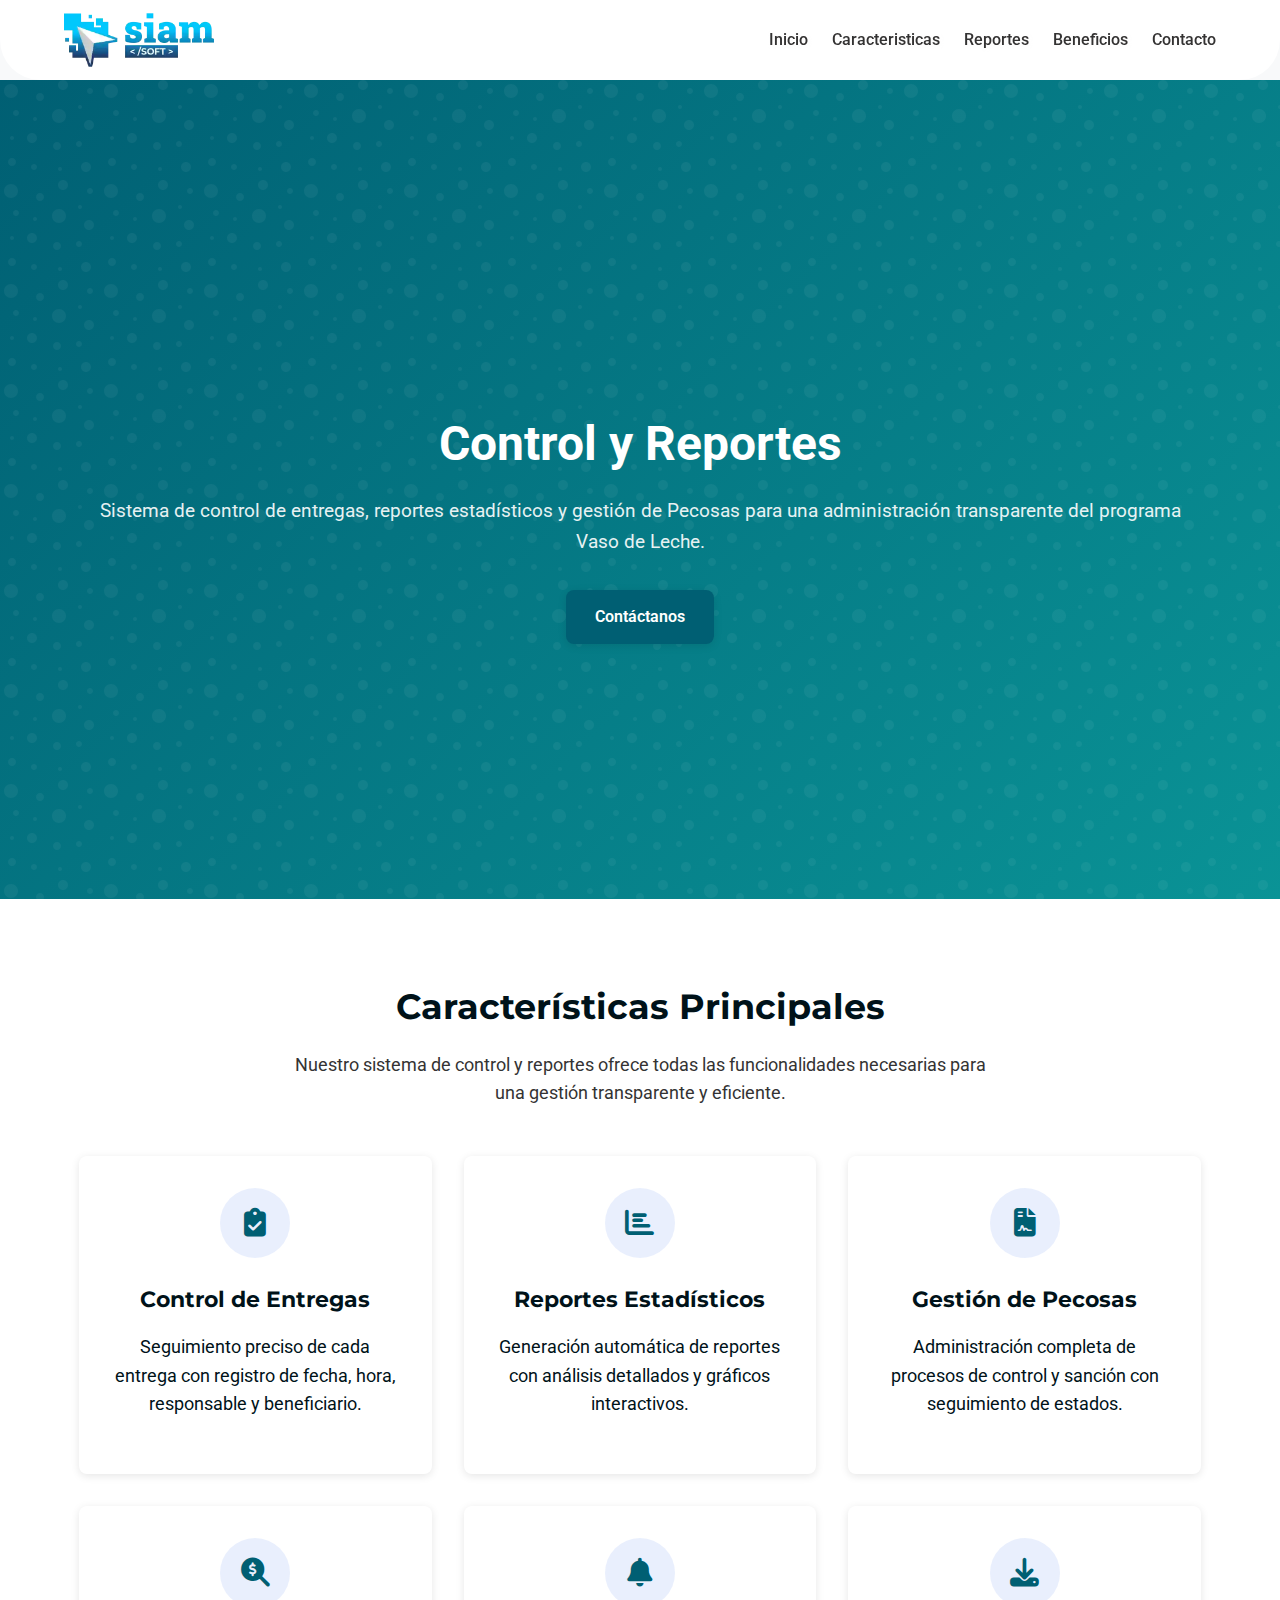
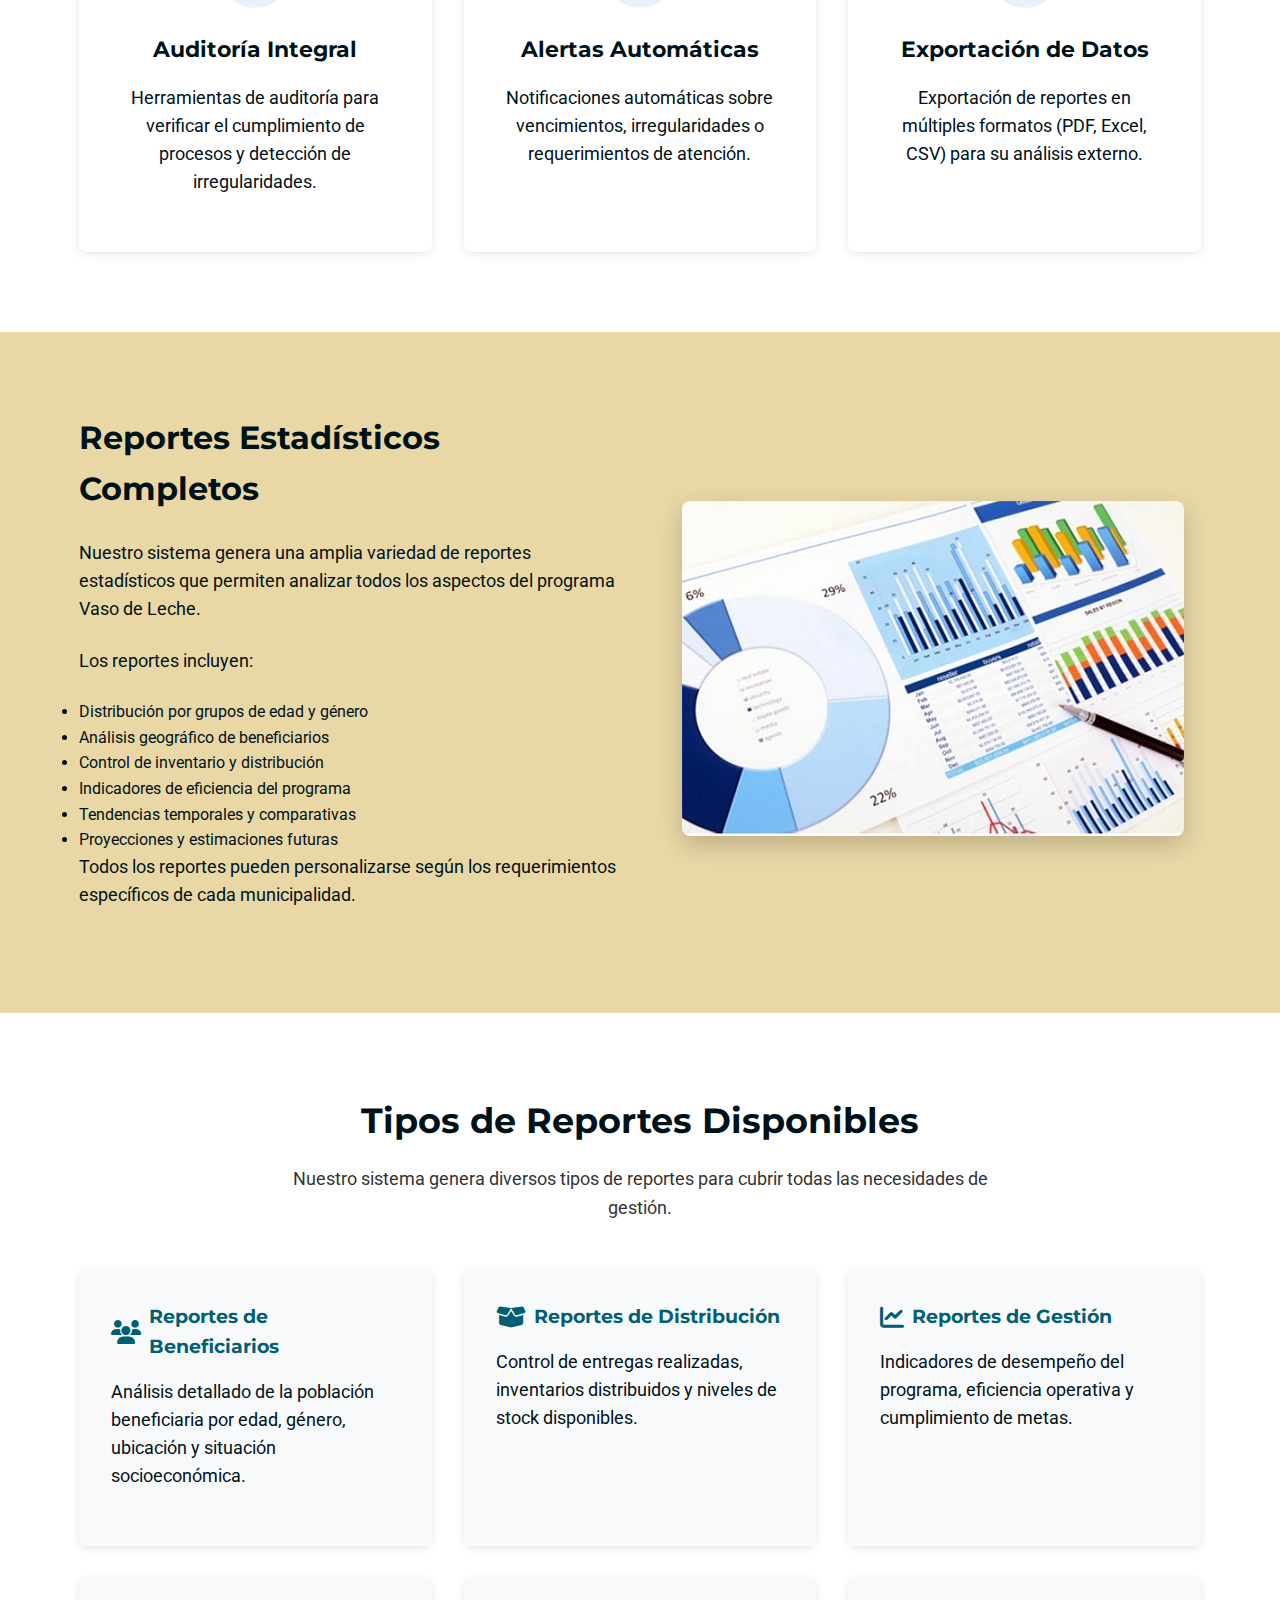
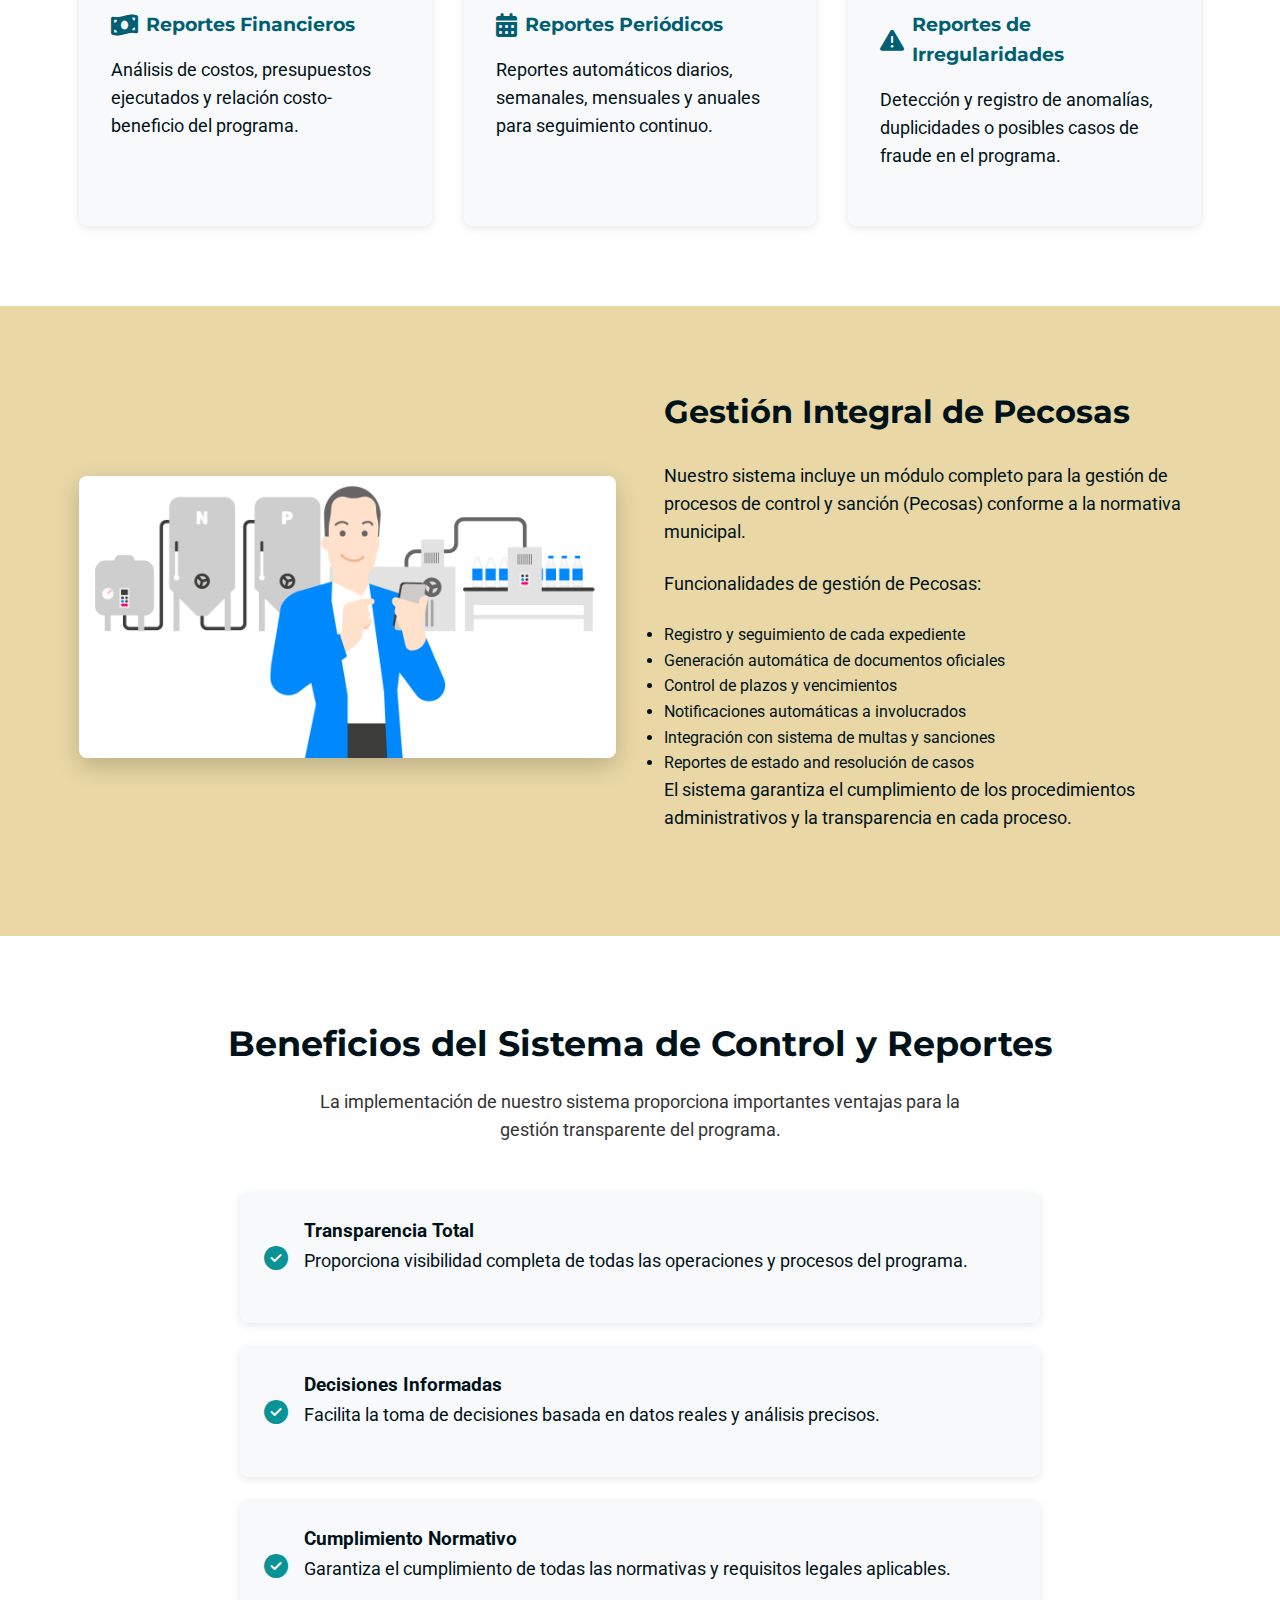
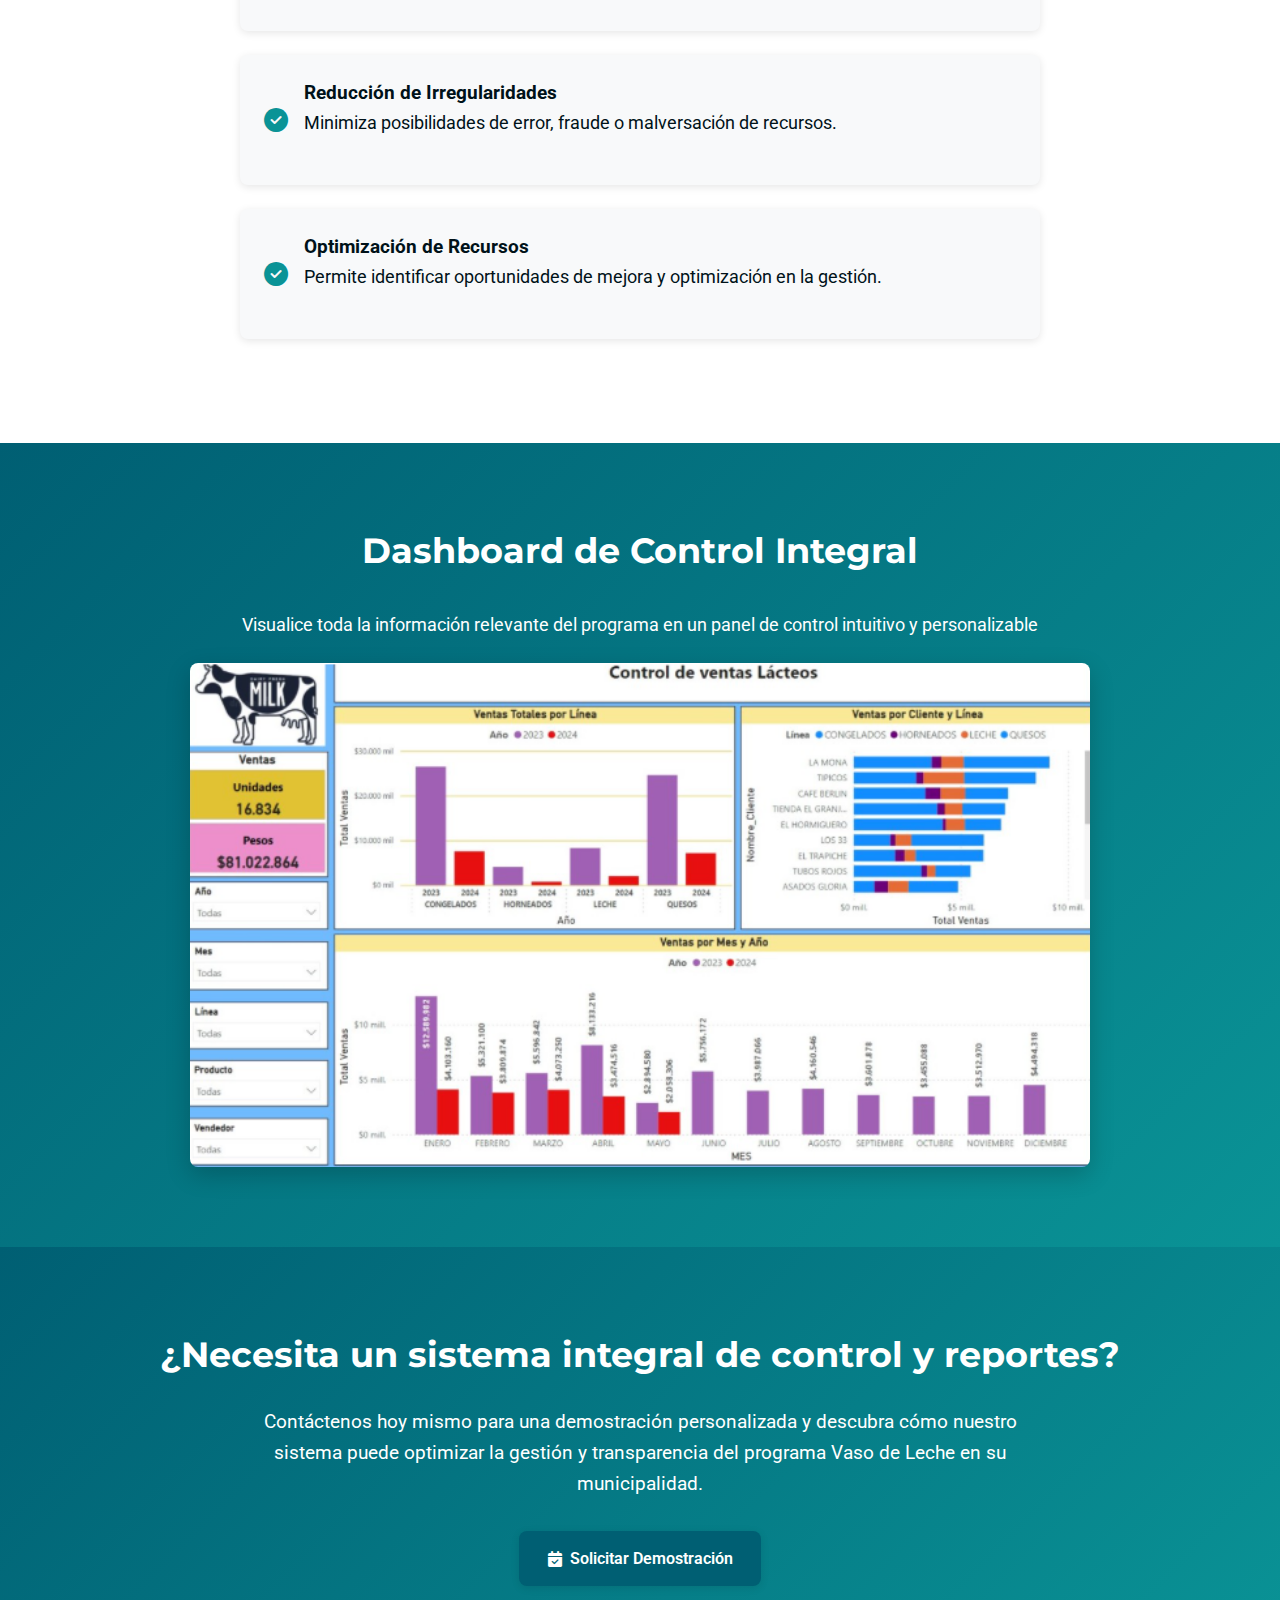
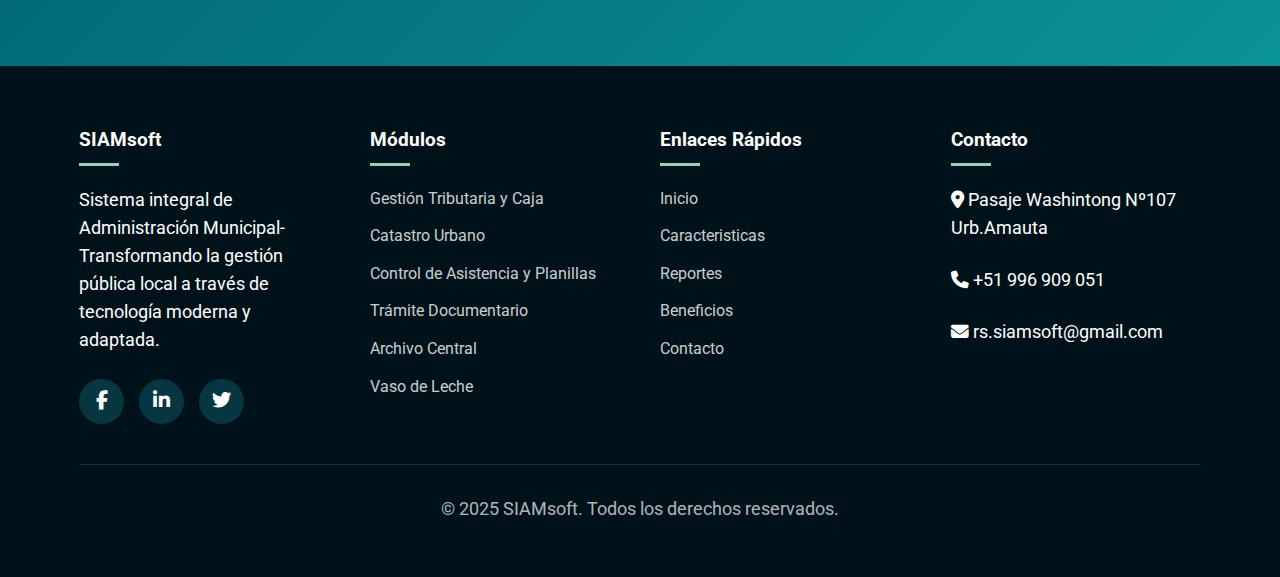
<file: proyecto3/control-reportes.html>
<!DOCTYPE html>
<html lang="es">

<head>
    <meta charset="UTF-8">
    <meta name="viewport" content="width=device-width, initial-scale=1.0">
    <title>Control y Reportes - SiamSoft Vaso de Leche</title>
    <link rel="stylesheet" href="https://cdnjs.cloudflare.com/ajax/libs/font-awesome/6.4.0/css/all.min.css">
    <link
        href="https://fonts.googleapis.com/css2?family=Montserrat:wght@400;500;600;700&family=Roboto:wght@300;400;500&display=swap"
        rel="stylesheet">
    <link href="assets/iconos/mainico.png" rel="shortcut icon" type="image/png" />
    <style>
        /* ========== VARIABLES Y RESET ========== */
        :root {
            --primary: #005f73;
            --secondary: #0a9396;
            --accent: #94d2bd;
            --dark: #001219;
            --light: #e9d8a6;
            --white: #ffffff;
            --text-color: #333333;
            --bg-color: #f8f9fa;
            --card-bg: #ffffff;
            --shadow-sm: 0 2px 8px rgba(0, 0, 0, 0.1);
            --shadow-md: 0 4px 12px rgba(0, 0, 0, 0.15);
            --shadow-lg: 0 8px 24px rgba(0, 0, 0, 0.2);
            --transition: all 0.3s ease;
            --radius: 8px;
            --gradient: linear-gradient(135deg, var(--primary) 0%, var(--secondary) 100%);
        }

        * {
            margin: 0;
            padding: 0;
            box-sizing: border-box;
        }

        body {
            font-family: 'Roboto', sans-serif;
            color: var(--dark);
            line-height: 1.6;
            background-color: var(--bg-color);
            overflow-x: hidden;
        }

        p {
            margin-bottom: 1.5rem;
            font-size: 1.1rem;
        }

        a {
            text-decoration: none;
            color: var(--primary);
            transition: var(--transition);
        }

        .container {
            width: 90%;
            max-width: 1200px;
            margin: 0 auto;
            padding: 0 15px;
        }

        /* ========== BARRA SOCIAL LATERAL ========== */
        .social-bar-container {
            position: fixed;
            left: 0;
            top: 50%;
            transform: translateY(-50%) translateX(-30px);
            z-index: 2000;
            opacity: 0;
            animation: fadeSlideInLeft 1s ease-out forwards;
            animation-delay: 0.4s;
        }

        @keyframes fadeSlideInLeft {
            from {
                transform: translateY(-50%) translateX(-40px);
                opacity: 0;
                filter: blur(5px);
            }

            to {
                transform: translateY(-50%) translateX(0);
                opacity: 1;
                filter: blur(0);
            }
        }

        .social-bar {
            display: flex;
            flex-direction: column;
        }

        .social-link {
            display: flex;
            flex-direction: column;
            align-items: center;
            justify-content: center;
            width: 50px;
            height: 50px;
            position: relative;
            transition: all 0.4s ease;
            text-decoration: none;
        }

        .social-link i {
            font-size: 20px;
            color: #fff;
            transition: transform 0.3s ease;
        }

        .social-text {
            position: absolute;
            left: 100%;
            top: 50%;
            transform: translateY(-50%);
            padding: 5px 10px;
            border-radius: 0 4px 4px 0;
            white-space: nowrap;
            font-size: 14px;
            font-weight: 500;
            color: #333;
            opacity: 0;
            pointer-events: none;
            transition: all 0.4s ease;
            margin-left: 55px;
        }

        .social-link:hover {
            width: 60px;
            border-top-right-radius: 20px;
            border-bottom-right-radius: 20px;
        }

        .social-link:hover i {
            transform: scale(1.2);
        }

        .social-link:hover .social-text {
            opacity: 1;
            margin-left: 10px;
        }

        /* Colores específicos para cada red social */
        .social-facebook {
            background-color: #1877f2;
        }

        .social-tiktok {
            background-color: #000000;
        }

        .social-twitter {
            background-color: #1da1f2;
        }

        .social-youtube {
            background-color: #ff0000;
        }

        .social-web {
            background-color: #4caf50;
        }

        /* ========== BARRA DE NAVEGACIÓN ========== */
        .navbar {
            position: fixed;
            top: 0;
            left: 0;
            width: 100%;
            padding: 1rem 5%;
            display: flex;
            justify-content: space-between;
            align-items: center;
            transition: all 0.5s ease;
            z-index: 1000;
            background-color: rgba(255, 255, 255, 0.9);
            backdrop-filter: blur(10px);
            -webkit-backdrop-filter: blur(10px);
            border-radius: 0px 0px 40px 40px;
            height: 80px;
        }

        .navbar.scrolled {
            background-color: rgba(255, 255, 255, 0.8);
            box-shadow: 0 5px 20px rgba(0, 0, 0, 0.2);
            padding: 0.8rem 5%;
        }

        .logo-container {
            display: flex;
            align-items: center;
            text-decoration: none;
        }

        .logo-img {
            width: 150px;
            height: auto;
            transition: all 0.3s ease;
        }

        .logo-img:hover {
            transform: scale(1.05);
        }

        .nav-links {
            display: flex;
            list-style: none;
        }

        .nav-links li {
            margin-left: 1.5rem;
        }

        .nav-links a {
            color: rgb(51, 50, 50);
            text-decoration: none;
            font-weight: 500;
            font-size: 1rem;
            transition: all 0.3s ease;
            position: relative;
            padding: 0.5rem 0;
            text-shadow: 1px 1px 3px rgba(250, 247, 247, 0.5);
        }

        .nav-links a::after {
            content: "";
            position: absolute;
            width: 0;
            height: 2px;
            background: rgb(14, 12, 12);
            bottom: 0;
            left: 0;
            transition: width 0.3s ease;
        }

        .nav-links a:hover::after {
            width: 100%;
        }

        /* Menú hamburguesa */
        .hamburger-menu {
            display: none;
            flex-direction: column;
            justify-content: space-between;
            width: 30px;
            height: 21px;
            cursor: pointer;
            z-index: 1000;
        }

        .hamburger-menu .bar {
            height: 3px;
            width: 100%;
            background-color: #333;
            border-radius: 10px;
            transition: all 0.3s ease;
        }

        /* ========== HERO SECTION ========== */
        .hero {
            background: var(--gradient);
            color: var(--white);
            padding: 180px 20px 100px;
            margin-top: 80px;
            display: flex;
            align-items: center;
            justify-content: center;
            min-height: 91vh;
            position: relative;
        }

        .hero-bg {
            position: absolute;
            top: 0;
            right: 0;
            bottom: 0;
            left: 0;
            opacity: 0.05;
            background: url("data:image/svg+xml,%3Csvg width='100' height='100' viewBox='0 0 100 100' xmlns='http://www.w3.org/2000/svg'%3E%3Cpath d='M11 18c3.866 0 7-3.134 7-7s-3.134-7-7-7-7 3.134-7 7 3.134 7 7 7zm48 25c3.866 0 7-3.134 7-7s-3.134-7-7-7-7 3.134-7 7 3.134 7 7 7zm-43-7c1.657 0 3-1.343 3-3s-1.343-3-3-3-3 1.343-3 3 1.343 3 3 3zm63 31c1.657 0 3-1.343 3-3s-1.343-3-3-3-3 1.343-3 3 1.343 3 3 3zM34 90c1.657 0 3-1.343 3-3s-1.343-3-3-3-3 1.343-3 3 1.343 3 3 3zm56-76c1.657 0 3-1.343 3-3s-1.343-3-3-3-3 1.343-3 3 1.343 3 3 3zM12 86c2.21 0 4-1.79 4-4s-1.79-4-4-4-4 1.79-4 4 1.79 4 4 4zm28-65c2.21 0 4-1.79 4-4s-1.79-4-4-4-4 1.79-4 4 1.79 4 4 4zm23-11c2.76 0 5-2.24 5-5s-2.24-5-5-5-5 2.24-5 5 2.24 5 5 5zm-6 60c2.21 0 4-1.79 4-4s-1.79-4-4-4-4 1.79-4 4 1.79 4 4 4zm29 22c2.76 0 5-2.24 5-5s-2.24-5-5-5-5 2.24-5 5 2.24 5 5 5zM32 63c2.76 0 5-2.24 5-5s-2.24-5-5-5-5 2.24-5 5 2.24 5 5 5zm57-13c2.76 0 5-2.24 5-5s-2.24-5-5-5-5 2.24-5 5 2.24 5 5 5zm-9-21c1.105 0 2-.895 2-2s-.895-2-2-2-2 .895-2 2 .895 2 2 2zM60 91c1.105 0 2-.895 2-2s-.895-2-2-2-2 .895-2 2 .895 2 2 2zM35 41c1.105 0 2-.895 2-2s-.895-2-2-2-2 .895-2 2 .895 2 2 2zM12 60c1.105 0 2-.895 2-2s-.895-2-2-2-2 .895-2 2 .895 2 2 2z' fill='%23ffffff' fill-opacity='1' fill-rule='evenodd'/%3E%3C/svg%3E");
        }

        .hero-content {
            display: flex;
            align-items: center;
            gap: 3rem;
            position: relative;
            z-index: 2;
        }

        .hero-text {
            flex: 1;
            text-align: center;
            display: flex;
            flex-direction: column;
            align-items: center;
            justify-content: center;
        }

        .hero-image {
            flex: 1;
            display: flex;
            justify-content: center;
            align-items: center;
        }

        .hero h1 {
            font-size: 3rem;
            margin-bottom: 1.5rem;
            line-height: 1.2;
            width: 100%;
        }

        .hero p {
            font-size: 1.2rem;
            margin-bottom: 2rem;
            opacity: 0.9;
            width: 100%;
        }

        .hero-actions {
            display: flex;
            flex-wrap: wrap;
            gap: 1rem;
            justify-content: center;
        }

        .btn {
            display: inline-flex;
            align-items: center;
            gap: 0.5rem;
            background-color: var(--primary);
            color: white;
            padding: 0.9rem 1.8rem;
            border-radius: 8px;
            text-decoration: none;
            font-weight: 600;
            transition: all 0.3s ease;
            box-shadow: var(--shadow-sm);
            border: none;
            cursor: pointer;
        }

        .btn:hover {
            transform: translateY(-3px);
            box-shadow: 0 10px 20px rgba(148, 210, 189, 0.3);
        }

        .btn-outline {
            background: var(--primary);
            border: 2px solid white;
            color: white;
        }

        .dashboard-preview {
            border-radius: 12px;
            transform: perspective(1000px) rotateY(-10deg) rotateX(5deg);
            transition: all 0.5s ease;
            box-shadow: 0 0 0 2px rgba(255, 255, 255, 0.3), var(--shadow-md);
            background: rgba(255, 255, 255, 0.1);
        }

        .dashboard-preview:hover {
            transform: perspective(1000px) rotateY(0) rotateX(0);
            box-shadow: 0 0 0 3px rgba(255, 255, 255, 0.5),
                0 15px 30px rgba(0, 0, 0, 0.2);
        }

        .dashboard-preview img {
            display: block;
            width: 100%;
            height: auto;
            border-radius: 8px;
        }

        .dashboard-header {
            display: flex;
            gap: 0.5rem;
            margin-bottom: 1rem;
        }

        .dashboard-dot {
            width: 12px;
            height: 12px;
            border-radius: 50%;
        }

        .dashboard-dot:nth-child(1) {
            background: #ff5f56;
        }

        .dashboard-dot:nth-child(2) {
            background: #ffbd2e;
        }

        .dashboard-dot:nth-child(3) {
            background: #27ca3f;
        }

        .dashboard-content {
            background: linear-gradient(135deg, #f8fafc 0%, #e2e8f0 100%);
            border-radius: 8px;
            height: 250px;
            display: flex;
            align-items: center;
            justify-content: center;
            color: var(--text-color);
            font-weight: 500;
        }

        /* ========== ANIMACIONES ========== */
        @keyframes fadeIn {
            from {
                opacity: 0;
                transform: translateY(20px);
            }

            to {
                opacity: 1;
                transform: translateY(0);
            }
        }

        .fade-in {
            animation: fadeIn 1s ease forwards;
        }

        .delay-1 {
            animation-delay: 0.3s;
        }

        /* ========== SECCIONES GENERALES ========== */
        .section-title {
            text-align: center;
            margin-bottom: 3rem;
        }

        .section-title h2 {
            font-family: 'Montserrat', sans-serif;
            font-size: 2.2rem;
            color: var(--dark);
            margin-bottom: 1rem;
        }

        .section-title p {
            color: var(--text-color);
            font-size: 1.1rem;
            max-width: 700px;
            margin: 0 auto;
        }

        /* ========== FEATURES SECTION ========== */
        .features {
            padding: 5rem 0;
            background: white;
        }

        .features-grid {
            display: grid;
            grid-template-columns: repeat(auto-fit, minmax(300px, 1fr));
            gap: 2rem;
        }

        .feature-card {
            background: white;
            border-radius: var(--radius);
            padding: 2rem;
            box-shadow: var(--shadow-sm);
            transition: var(--transition);
            text-align: center;
        }

        .feature-card:hover {
            transform: translateY(-5px);
            box-shadow: var(--shadow-md);
        }

        .feature-icon {
            width: 70px;
            height: 70px;
            background: rgba(37, 99, 235, 0.1);
            border-radius: 50%;
            display: flex;
            align-items: center;
            justify-content: center;
            margin: 0 auto 1.5rem;
            color: var(--primary);
            font-size: 1.8rem;
        }

        .feature-card h3 {
            font-family: 'Montserrat', sans-serif;
            font-size: 1.4rem;
            margin-bottom: 1rem;
            color: var(--dark);
        }

        /* ========== REPORTS SECTION ========== */
        .reports {
            padding: 5rem 0;
            background: var(--light);
        }

        .reports-content {
            display: flex;
            align-items: center;
            gap: 3rem;
        }

        .reports-text {
            flex: 1;
        }

        .reports-text h2 {
            font-family: 'Montserrat', sans-serif;
            font-size: 2rem;
            margin-bottom: 1.5rem;
            color: var(--dark);
        }

        .reports-image {
            flex: 1;
            text-align: center;
        }

        .reports-image img {
            max-width: 100%;
            border-radius: var(--radius);
            box-shadow: var(--shadow-lg);
        }

        /* ========== REPORTS TYPES SECTION ========== */
        .reports-types {
            padding: 5rem 0;
            background: white;
        }

        .reports-grid {
            display: grid;
            grid-template-columns: repeat(auto-fit, minmax(300px, 1fr));
            gap: 2rem;
            margin-top: 3rem;
        }

        .report-type-card {
            background: var(--bg-color);
            border-radius: var(--radius);
            padding: 2rem;
            box-shadow: var(--shadow-sm);
            transition: var(--transition);
        }

        .report-type-card:hover {
            transform: translateY(-5px);
            box-shadow: var(--shadow-md);
        }

        .report-type-card h3 {
            font-family: 'Montserrat', sans-serif;
            color: var(--primary);
            margin-bottom: 1rem;
            display: flex;
            align-items: center;
            gap: 0.5rem;
        }

        .report-type-card h3 i {
            font-size: 1.5rem;
        }

        /* ========== PECOSAS SECTION ========== */
        .pecosas {
            padding: 5rem 0;
            background: var(--light);
        }

        .pecosas-content {
            display: flex;
            align-items: center;
            gap: 3rem;
        }

        .pecosas-image {
            flex: 1;
            text-align: center;
        }

        .pecosas-image img {
            max-width: 100%;
            border-radius: var(--radius);
            box-shadow: var(--shadow-lg);
        }

        .pecosas-text {
            flex: 1;
        }

        .pecosas-text h2 {
            font-family: 'Montserrat', sans-serif;
            font-size: 2rem;
            margin-bottom: 1.5rem;
            color: var(--dark);
        }

        /* ========== BENEFITS SECTION ========== */
        .benefits {
            padding: 5rem 0;
            background: white;
        }

        .benefits-list {
            list-style: none;
            max-width: 800px;
            margin: 0 auto;
        }

        .benefits-list li {
            margin-bottom: 1.5rem;
            padding: 1.5rem;
            background: var(--bg-color);
            border-radius: var(--radius);
            display: flex;
            align-items: center;
            gap: 1rem;
            box-shadow: var(--shadow-sm);
        }

        .benefits-list li i {
            color: var(--secondary);
            font-size: 1.5rem;
        }

        /* ========== DASHBOARD SECTION ========== */
        .dashboard {
            padding: 5rem 0;
            background: var(--gradient);
            color: white;
            text-align: center;
        }

        .dashboard h2 {
            font-family: 'Montserrat', sans-serif;
            font-size: 2.2rem;
            margin-bottom: 2rem;
        }

        .dashboard-container {
            max-width: 900px;
            margin: 0 auto;
            box-shadow: var(--shadow-lg);
            border-radius: var(--radius);
            overflow: hidden;
        }

        .dashboard-container img {
            width: 100%;
            display: block;
        }

        /* CTA Section */
        .cta {
            padding: 5rem 0;
            background: var(--gradient);
            color: white;
            text-align: center;
        }

        .cta h2 {
            font-family: 'Montserrat', sans-serif;
            font-size: 2.2rem;
            margin-bottom: 1.5rem;
        }

        .cta p {
            font-size: 1.2rem;
            margin-bottom: 2rem;
            max-width: 800px;
            margin-left: auto;
            margin-right: auto;
        }

        /* ========== FOOTER ========== */
        footer {
            background: var(--dark);
            color: white;
            padding: 60px 0 30px;
        }

        .footer-content {
            display: flex;
            justify-content: space-between;
            flex-wrap: wrap;
            gap: 40px;
            margin-bottom: 40px;
        }

        .footer-column {
            flex: 1;
            min-width: 250px;
        }

        .footer-column h3 {
            color: white;
            margin-bottom: 20px;
            position: relative;
            padding-bottom: 10px;
        }

        .footer-column h3:after {
            content: "";
            position: absolute;
            bottom: 0;
            left: 0;
            width: 40px;
            height: 3px;
            background: var(--accent);
        }

        .footer-links {
            list-style: none;
        }

        .footer-links li {
            margin-bottom: 12px;
        }

        .footer-links a {
            color: rgba(255, 255, 255, 0.8);
            text-decoration: none;
            transition: var(--transition);
        }

        .footer-links a:hover {
            color: white;
            padding-left: 5px;
        }

        .footer-bottom {
            text-align: center;
            padding-top: 30px;
            border-top: 1px solid rgba(255, 255, 255, 0.1);
            color: rgba(255, 255, 255, 0.7);
        }

        .footer-social-links {
            display: flex;
            gap: 15px;
            margin-top: 20px;
        }

        .footer-social-links a {
            display: flex;
            justify-content: center;
            align-items: center;
            width: 45px;
            height: 45px;
            background-color: rgba(29, 201, 231, 0.2);
            border-radius: 50%;
            color: white;
            transition: all 0.3s ease;
            font-size: 1.2rem;
        }

        .footer-social-links a:hover {
            background-color: var(--primary);
            color: var(--white);
            transform: translateY(-3px);
        }

        /* ========== RESPONSIVE ========== */
        @media (max-width: 992px) {
            .hero h1 {
                font-size: 2.5rem;
            }

            .reports-content,
            .pecosas-content {
                flex-direction: column;
                text-align: center;
            }
        }

        @media (max-width: 768px) {
            .navbar {
                padding: 0.8rem 5%;
            }

            .nav-links {
                position: fixed;
                top: 0;
                right: -100%;
                width: 70%;
                height: 100vh;
                background: rgba(0, 0, 0, 0.9);
                backdrop-filter: blur(10px);
                flex-direction: column;
                justify-content: center;
                align-items: center;
                transition: right 0.5s ease;
                z-index: 999;
            }

            .nav-links.active {
                right: 0;
            }

            .nav-links li {
                margin: 1.5rem 0;
            }

            .nav-links a {
                font-size: 1.2rem;
                color: white;
                padding: 0.5rem 1rem;
            }

            .hamburger-menu {
                display: flex;
            }

            .hero h1 {
                font-size: 2rem;
            }

            .hero p {
                font-size: 1rem;
            }

            .social-bar-container {
                top: auto;
                bottom: 80px;
                left: 50%;
                transform: translateX(-50%) translateY(100px);
                animation: fadeSlideInBottom 1s ease-out forwards;
                animation-delay: 0.4s;
            }

            @keyframes fadeSlideInBottom {
                from {
                    transform: translateX(-50%) translateY(120px);
                    opacity: 0;
                    filter: blur(5px);
                }

                to {
                    transform: translateX(-50%) translateY(0);
                    opacity: 1;
                    filter: blur(0);
                }
            }

            .social-bar {
                flex-direction: row;
                border-radius: 12px 12px 0 0;
                width: max-content;
                max-width: 100vw;
                overflow-x: auto;
                -webkit-overflow-scrolling: touch;
            }

            .social-link {
                width: 45px;
                height: 45px;
            }

            .social-link:hover {
                width: 45px;
                height: 55px;
                border-radius: 0;
            }

            .social-text {
                position: fixed;
                left: 50%;
                top: auto;
                bottom: 130px;
                transform: translateX(-50%);
                background-color: rgba(0, 0, 0, 0.8);
                color: white;
                padding: 8px 12px;
                border-radius: 6px;
                font-size: 12px;
                margin-left: 0;
                white-space: nowrap;
                z-index: 2001;
            }

            .social-link:hover .social-text {
                opacity: 1;
                margin-left: 0;
            }

            .footer-content {
                flex-direction: column;
                gap: 30px;
            }

            .footer-column {
                min-width: 100%;
                text-align: center;
            }

            .footer-column h3:after {
                left: 50%;
                transform: translateX(-50%);
            }

            .footer-social-links {
                justify-content: center;
            }
        }

        @media (max-width: 480px) {
            .hero {
                padding: 150px 20px 80px;
            }

            .hero h1 {
                font-size: 1.8rem;
            }

            .section-title h2 {
                font-size: 1.8rem;
            }

            .btn {
                padding: 0.8rem 1.5rem;
                font-size: 0.9rem;
            }
        }
    </style>
</head>

<body>
    <!-- ========== BARRA SOCIAL IZQUIERDA ========== -->
    <div class="social-bar-container">
        <div class="social-bar">
            <a href="https://www.facebook.com/SIAMSoftSftwareparamunicipalidades/" target="_blank"
                class="social-link social-facebook">
                <i class="fab fa-facebook-f"></i>
                <span class="social-text">Facebook</span>
            </a>
            <a href="https://www.tiktok.com/@siamsoft_peru" target="_blank" class="social-link social-tiktok">
                <i class="fab fa-tiktok"></i>
                <span class="social-text">TikTok</span>
            </a>
            <a href="https://x.com/siamsoft" target="_blank" class="social-link social-twitter">
                <i class="fab fa-twitter"></i>
                <span class="social-text">Twitter</span>
            </a>
            <a href="https://www.youtube.com/@siamsoft" target="_blank" class="social-link social-youtube">
                <i class="fab fa-youtube"></i>
                <span class="social-text">YouTube</span>
            </a>
            <a href="https://franklindevs.github.io/Pagina-Web-Principal-SIAMsoft/" class="social-link social-web">
                <i class="fas fa-globe"></i>
                <span class="social-text">Web</span>
            </a>
        </div>
    </div>

    <!-- ========== BARRA DE NAVEGACIÓN PRINCIPAL ========== -->
    <nav class="navbar" id="navbar">
        <a href="index.html" class="logo-container">
            <img src="assets/imagenes/logo_azul.png" width="150px" alt="Siam Logo" class="logo-img" />
        </a>

        <ul class="nav-links" id="nav-links">
            <li><a href="#inicio">Inicio</a></li>
            <li><a href="#caracteristicas">Caracteristicas</a></li>
            <li><a href="#reportes">Reportes</a></li>
            <li><a href="#beneficios">Beneficios</a></li>
            <li><a href="#contacto">Contacto</a></li>
        </ul>

        <div class="hamburger-menu" id="hamburger-menu">
            <div class="bar"></div>
            <div class="bar"></div>
            <div class="bar"></div>
        </div>
    </nav>

    <!-- ========== HERO SECTION ========== -->
    <section class="hero" id="inicio">
        <div class="hero-bg"></div>
        <div class="container">
            <div class="hero-content">
                <div class="hero-text">
                    <h1>Control y Reportes</h1>
                    <p>Sistema de control de entregas, reportes estadísticos y gestión de Pecosas para una
                        administración transparente del programa Vaso de Leche.</p>
                    <div class="hero-actions">
                        <a href="https://wa.me/51996909051?text=hola,%20deseo%20más%20información%20sobre%20el%20vaso%20de%20leche"
                            class="btn" target="_blank" rel="noopener">Contáctanos</a>
                    </div>
                </div>
            </div>
        </div>
    </section>

    <!-- ========== FEATURES SECTION ========== -->
    <section class="features" id="caracteristicas">
        <div class="container">
            <div class="section-title">
                <h2>Características Principales</h2>
                <p>Nuestro sistema de control y reportes ofrece todas las funcionalidades necesarias para una gestión
                    transparente y eficiente.</p>
            </div>
            <div class="features-grid">
                <div class="feature-card">
                    <div class="feature-icon">
                        <i class="fas fa-clipboard-check"></i>
                    </div>
                    <h3>Control de Entregas</h3>
                    <p>Seguimiento preciso de cada entrega con registro de fecha, hora, responsable y beneficiario.</p>
                </div>
                <div class="feature-card">
                    <div class="feature-icon">
                        <i class="fas fa-chart-bar"></i>
                    </div>
                    <h3>Reportes Estadísticos</h3>
                    <p>Generación automática de reportes con análisis detallados y gráficos interactivos.</p>
                </div>
                <div class="feature-card">
                    <div class="feature-icon">
                        <i class="fas fa-file-contract"></i>
                    </div>
                    <h3>Gestión de Pecosas</h3>
                    <p>Administración completa de procesos de control y sanción con seguimiento de estados.</p>
                </div>
                <div class="feature-card">
                    <div class="feature-icon">
                        <i class="fas fa-search-dollar"></i>
                    </div>
                    <h3>Auditoría Integral</h3>
                    <p>Herramientas de auditoría para verificar el cumplimiento de procesos y detección de
                        irregularidades.</p>
                </div>
                <div class="feature-card">
                    <div class="feature-icon">
                        <i class="fas fa-bell"></i>
                    </div>
                    <h3>Alertas Automáticas</h3>
                    <p>Notificaciones automáticas sobre vencimientos, irregularidades o requerimientos de atención.</p>
                </div>
                <div class="feature-card">
                    <div class="feature-icon">
                        <i class="fas fa-download"></i>
                    </div>
                    <h3>Exportación de Datos</h3>
                    <p>Exportación de reportes en múltiples formatos (PDF, Excel, CSV) para su análisis externo.</p>
                </div>
            </div>
        </div>
    </section>

    <!-- ========== REPORTS SECTION ========== -->
    <section class="reports" id="reportes">
        <div class="container">
            <div class="reports-content">
                <div class="reports-text">
                    <h2>Reportes Estadísticos Completos</h2>
                    <p>Nuestro sistema genera una amplia variedad de reportes estadísticos que permiten analizar todos
                        los aspectos del programa Vaso de Leche.</p>
                    <p>Los reportes incluyen:</p>
                    <ul>
                        <li>Distribución por grupos de edad y género</li>
                        <li>Análisis geográfico de beneficiarios</li>
                        <li>Control de inventario y distribución</li>
                        <li>Indicadores de eficiencia del programa</li>
                        <li>Tendencias temporales y comparativas</li>
                        <li>Proyecciones y estimaciones futuras</li>
                    </ul>
                    <p>Todos los reportes pueden personalizarse según los requerimientos específicos de cada
                        municipalidad.</p>
                </div>
                <div class="reports-image">
                    <img src="assets/imagenes/control-reportes/reportes-estadisticos.jpg"
                        alt="Ejemplo de Reportes Estadísticos">
                </div>
            </div>
        </div>
    </section>

    <!-- ========== REPORTS TYPES SECTION ========== -->
    <section class="reports-types">
        <div class="container">
            <div class="section-title">
                <h2>Tipos de Reportes Disponibles</h2>
                <p>Nuestro sistema genera diversos tipos de reportes para cubrir todas las necesidades de gestión.</p>
            </div>
            <div class="reports-grid">
                <div class="report-type-card">
                    <h3><i class="fas fa-users"></i> Reportes de Beneficiarios</h3>
                    <p>Análisis detallado de la población beneficiaria por edad, género, ubicación y situación
                        socioeconómica.</p>
                </div>
                <div class="report-type-card">
                    <h3><i class="fas fa-box-open"></i> Reportes de Distribución</h3>
                    <p>Control de entregas realizadas, inventarios distribuidos y niveles de stock disponibles.</p>
                </div>
                <div class="report-type-card">
                    <h3><i class="fas fa-chart-line"></i> Reportes de Gestión</h3>
                    <p>Indicadores de desempeño del programa, eficiencia operativa y cumplimiento de metas.</p>
                </div>
                <div class="report-type-card">
                    <h3><i class="fas fa-money-bill-wave"></i> Reportes Financieros</h3>
                    <p>Análisis de costos, presupuestos ejecutados y relación costo-beneficio del programa.</p>
                </div>
                <div class="report-type-card">
                    <h3><i class="fas fa-calendar-alt"></i> Reportes Periódicos</h3>
                    <p>Reportes automáticos diarios, semanales, mensuales y anuales para seguimiento continuo.</p>
                </div>
                <div class="report-type-card">
                    <h3><i class="fas fa-exclamation-triangle"></i> Reportes de Irregularidades</h3>
                    <p>Detección y registro de anomalías, duplicidades o posibles casos de fraude en el programa.</p>
                </div>
            </div>
        </div>
    </section>

    <!-- ========== PECOSAS SECTION ========== -->
    <section class="pecosas">
        <div class="container">
            <div class="pecosas-content">
                <div class="pecosas-image">
                    <img src="assets/imagenes/control-reportes/gestion-pecosas.png"
                        alt="Sistema de Gestión de Pecosas">
                </div>
                <div class="pecosas-text">
                    <h2>Gestión Integral de Pecosas</h2>
                    <p>Nuestro sistema incluye un módulo completo para la gestión de procesos de control y sanción
                        (Pecosas) conforme a la normativa municipal.</p>
                    <p>Funcionalidades de gestión de Pecosas:</p>
                    <ul>
                        <li>Registro y seguimiento de cada expediente</li>
                        <li>Generación automática de documentos oficiales</li>
                        <li>Control de plazos y vencimientos</li>
                        <li>Notificaciones automáticas a involucrados</li>
                        <li>Integración con sistema de multas y sanciones</li>
                        <li>Reportes de estado and resolución de casos</li>
                    </ul>
                    <p>El sistema garantiza el cumplimiento de los procedimientos administrativos y la transparencia en
                        cada proceso.</p>
                </div>
            </div>
        </div>
    </section>

    <!-- ========== BENEFITS SECTION ========== -->
    <section class="benefits" id="beneficios">
        <div class="container">
            <div class="section-title">
                <h2>Beneficios del Sistema de Control y Reportes</h2>
                <p>La implementación de nuestro sistema proporciona importantes ventajas para la gestión transparente
                    del programa.</p>
            </div>
            <ul class="benefits-list">
                <li>
                    <i class="fas fa-check-circle"></i>
                    <div>
                        <h3>Transparencia Total</h3>
                        <p>Proporciona visibilidad completa de todas las operaciones y procesos del programa.</p>
                    </div>
                </li>
                <li>
                    <i class="fas fa-check-circle"></i>
                    <div>
                        <h3>Decisiones Informadas</h3>
                        <p>Facilita la toma de decisiones basada en datos reales y análisis precisos.</p>
                    </div>
                </li>
                <li>
                    <i class="fas fa-check-circle"></i>
                    <div>
                        <h3>Cumplimiento Normativo</h3>
                        <p>Garantiza el cumplimiento de todas las normativas y requisitos legales aplicables.</p>
                    </div>
                </li>
                <li>
                    <i class="fas fa-check-circle"></i>
                    <div>
                        <h3>Reducción de Irregularidades</h3>
                        <p>Minimiza posibilidades de error, fraude o malversación de recursos.</p>
                    </div>
                </li>
                <li>
                    <i class="fas fa-check-circle"></i>
                    <div>
                        <h3>Optimización de Recursos</h3>
                        <p>Permite identificar oportunidades de mejora y optimización en la gestión.</p>
                    </div>
                </li>
            </ul>
        </div>
    </section>

    <!-- ========== DASHBOARD SECTION ========== -->
    <section class="dashboard">
        <div class="container">
            <h2>Dashboard de Control Integral</h2>
            <p>Visualice toda la información relevante del programa en un panel de control intuitivo y personalizable
            </p>
            <div class="dashboard-container">
                <img src="assets/imagenes/control-reportes/dashboard-control.png"
                    alt="Dashboard de Control">
            </div>
        </div>
    </section>

    <!-- ========== CTA SECTION ========== -->
    <section class="cta" id="contacto">
        <div class="container">
            <h2>¿Necesita un sistema integral de control y reportes?</h2>
            <p>Contáctenos hoy mismo para una demostración personalizada y descubra cómo nuestro sistema puede optimizar
                la gestión y transparencia del programa Vaso de Leche en su municipalidad.</p>
            <a href="https://wa.me/51996909051?text=Hola,%20deseo%20más%20información%20sobre%20el%20sistema%20de%20control%20y%20reportes"
                class="btn">
                <i class="fas fa-calendar-check"></i> Solicitar Demostración
            </a>
        </div>
    </section>

    <!-- ========== FOOTER ========== -->
    <footer>
        <div class="container">
            <div class="footer-content">
                <div class="footer-column">
                    <h3>SIAMsoft</h3>
                    <p>
                        Sistema integral de Administración Municipal-Transformando la
                        gestión pública local a través de tecnología moderna y adaptada.
                    </p>
                    <div class="footer-social-links">
                        <a href="https://www.facebook.com/SIAMSoftSftwareparamunicipalidades/" target="_blank"><i
                                class="fab fa-facebook-f"></i></a>
                        <a href="https://www.linkedin.com/in/roberto-centeno-chicani-027a6612a/?originalSubdomain=pe"
                            target="_blank"><i class="fab fa-linkedin-in"></i></a>
                        <a href="https://x.com/siamsoft" target="_blank"><i class="fab fa-twitter"></i></a>
                    </div>
                </div>

                <div class="footer-column">
                    <h3>Módulos</h3>
                    <ul class="footer-links">
                        <li>
                            <a href="https://nixi32.github.io/gestion_tributaria/pagina_siam/index.html">Gestión
                                Tributaria y Caja</a>
                        </li>
                        <li>
                            <a href="https://shisui9569.github.io/urbano/catastro/cat.html">Catastro Urbano</a>
                        </li>
                        <li>
                            <a href="https://shisui9569.github.io/planilla/planillas/index.html">Control de Asistencia y
                                Planillas</a>
                        </li>
                        <li>
                            <a href="https://franklindevs.github.io/Proyectos/tramite-documentario/index.html">Trámite
                                Documentario</a>
                        </li>
                        <li><a href="#">Archivo Central</a></li>
                        <li><a href="#">Vaso de Leche</a></li>
                    </ul>
                </div>

                <div class="footer-column">
                    <h3>Enlaces Rápidos</h3>
                    <ul class="footer-links">
                        <li><a href="#inicio">Inicio</a></li>
                        <li><a href="#caracteristicas">Caracteristicas</a></li>
                        <li><a href="#reportes">Reportes</a></li>
                        <li><a href="#beneficios">Beneficios</a></li>
                        <li><a href="#contacto">Contacto</a></li>
                    </ul>
                </div>

                <div class="footer-column">
                    <h3>Contacto</h3>
                    <p>
                        <i class="fas fa-map-marker-alt"></i> Pasaje Washintong Nº107
                        Urb.Amauta
                    </p>
                    <p><i class="fas fa-phone"></i> +51 996 909 051</p>
                    <p><i class="fas fa-envelope"></i> rs.siamsoft@gmail.com</p>
                </div>
            </div>

            <div class="footer-bottom">
                <p>&copy; 2025 SIAMsoft. Todos los derechos reservados.</p>
            </div>
        </div>
    </footer>

    <script>
        // ========== CONFIGURACIÓN DEL MENÚ HAMBURGUESA ==========
        function setupHamburgerMenu() {
            const hamburgerMenu = document.getElementById("hamburger-menu");
            const navLinks = document.getElementById("nav-links");

            if (!hamburgerMenu || !navLinks) return;

            hamburgerMenu.addEventListener("click", function () {
                this.classList.toggle("active");
                navLinks.classList.toggle("active");
                document.body.style.overflow = navLinks.classList.contains("active") ? "hidden" : "";
            });

            // Cerrar menú al hacer clic en un enlace
            const navItems = navLinks.querySelectorAll("a");
            navItems.forEach(item => {
                item.addEventListener("click", () => {
                    hamburgerMenu.classList.remove("active");
                    navLinks.classList.remove("active");
                    document.body.style.overflow = "";
                });
            });

            // Cerrar menú al hacer clic fuera
            document.addEventListener("click", (event) => {
                const isClickInsideNav = navLinks.contains(event.target);
                const isClickOnHamburger = hamburgerMenu.contains(event.target);

                if (!isClickInsideNav && !isClickOnHamburger && navLinks.classList.contains("active")) {
                    hamburgerMenu.classList.remove("active");
                    navLinks.classList.remove("active");
                    document.body.style.overflow = "";
                }
            });
        }

        // ========== SCROLL SUAVE PARA ENLACES ==========
        function setupSmoothScrolling() {
            document.querySelectorAll('a[href^="#"]').forEach((anchor) => {
                anchor.addEventListener("click", function (e) {
                    e.preventDefault();

                    const targetId = this.getAttribute("href");
                    if (targetId === "#") return;

                    const targetElement = document.querySelector(targetId);
                    if (targetElement) {
                        window.scrollTo({
                            top: targetElement.offsetTop - 80,
                            behavior: "smooth",
                        });
                    }
                });
            });
        }

        // ========== HEADER STICKY ==========
        function setupStickyHeader() {
            const navbar = document.getElementById("navbar");

            window.addEventListener("scroll", function () {
                if (window.scrollY > 50) {
                    navbar.classList.add("scrolled");
                } else {
                    navbar.classList.remove("scrolled");
                }
            });
        }

        // ========== INICIALIZAR TODO AL CARGAR EL DOCUMENTO ==========
        document.addEventListener("DOMContentLoaded", function () {
            setupHamburgerMenu();
            setupSmoothScrolling();
            setupStickyHeader();
        });
    </script>
</body>

</html>
</file>
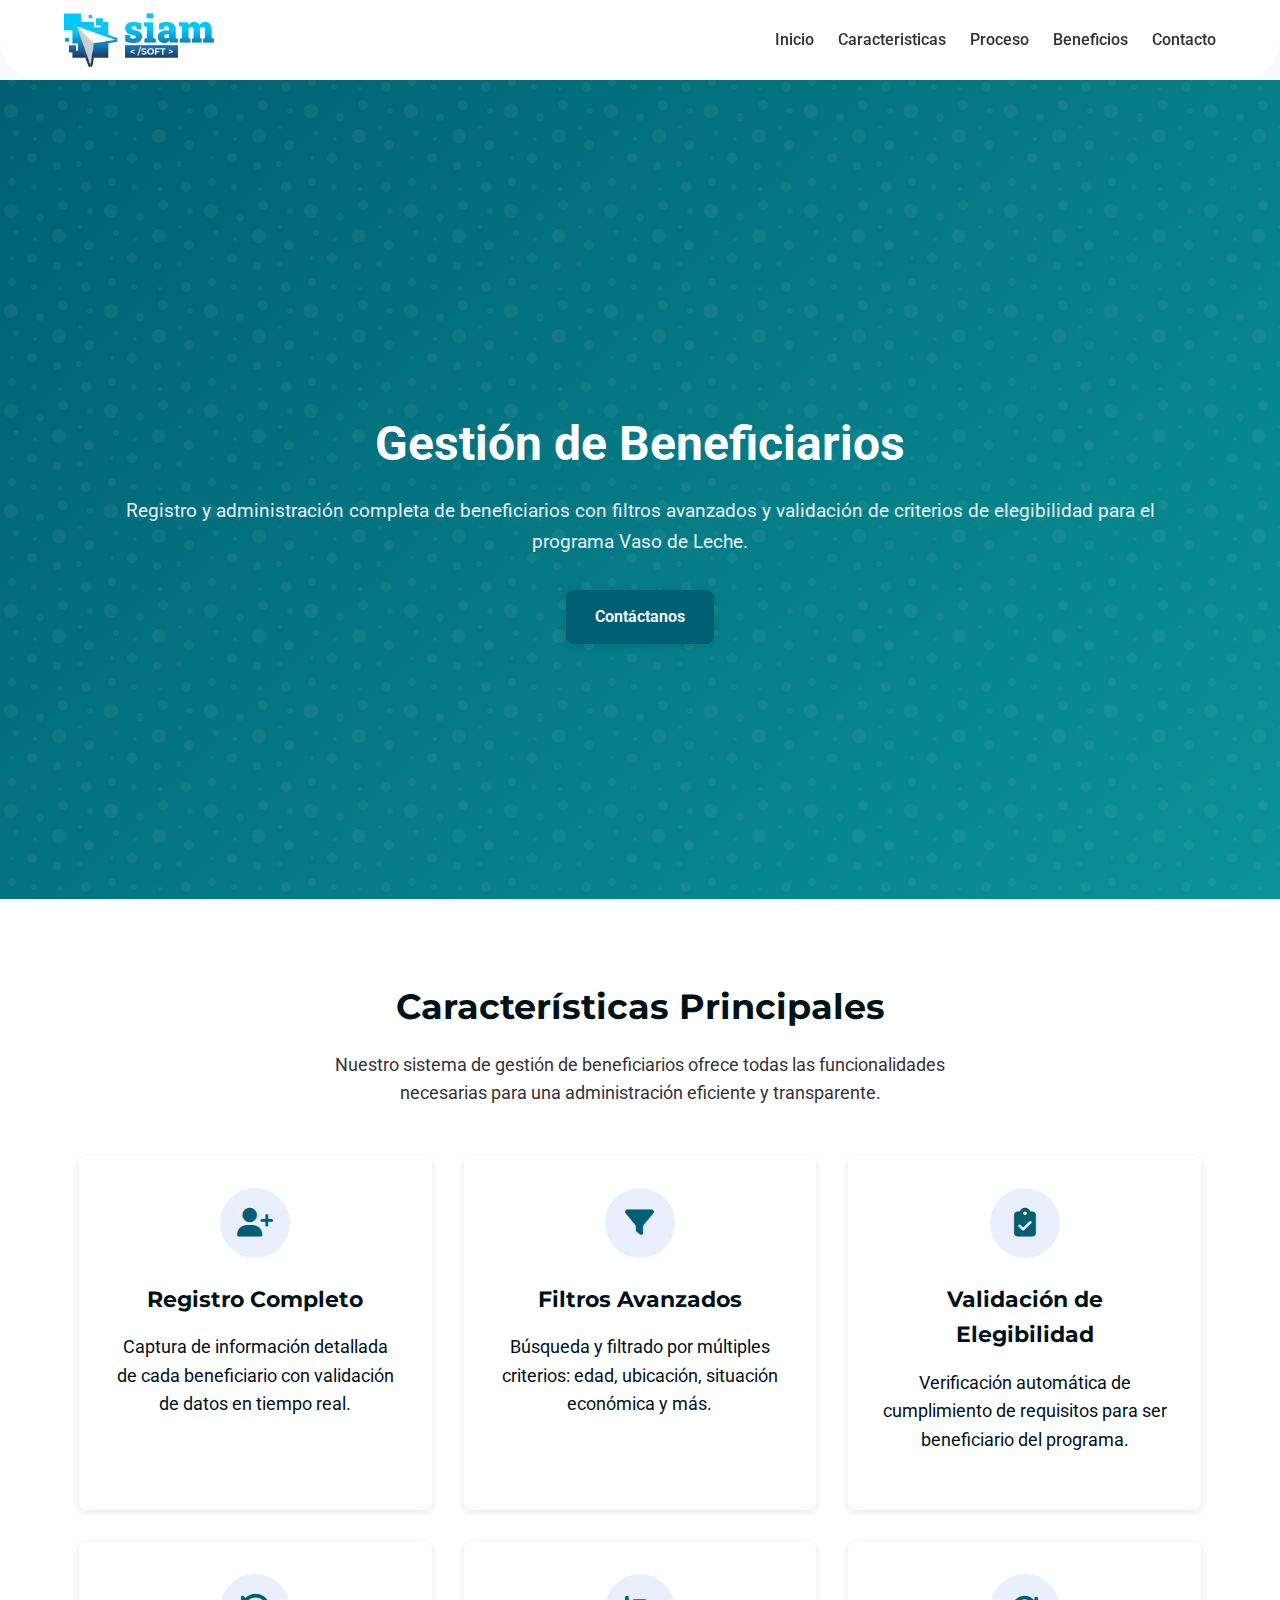
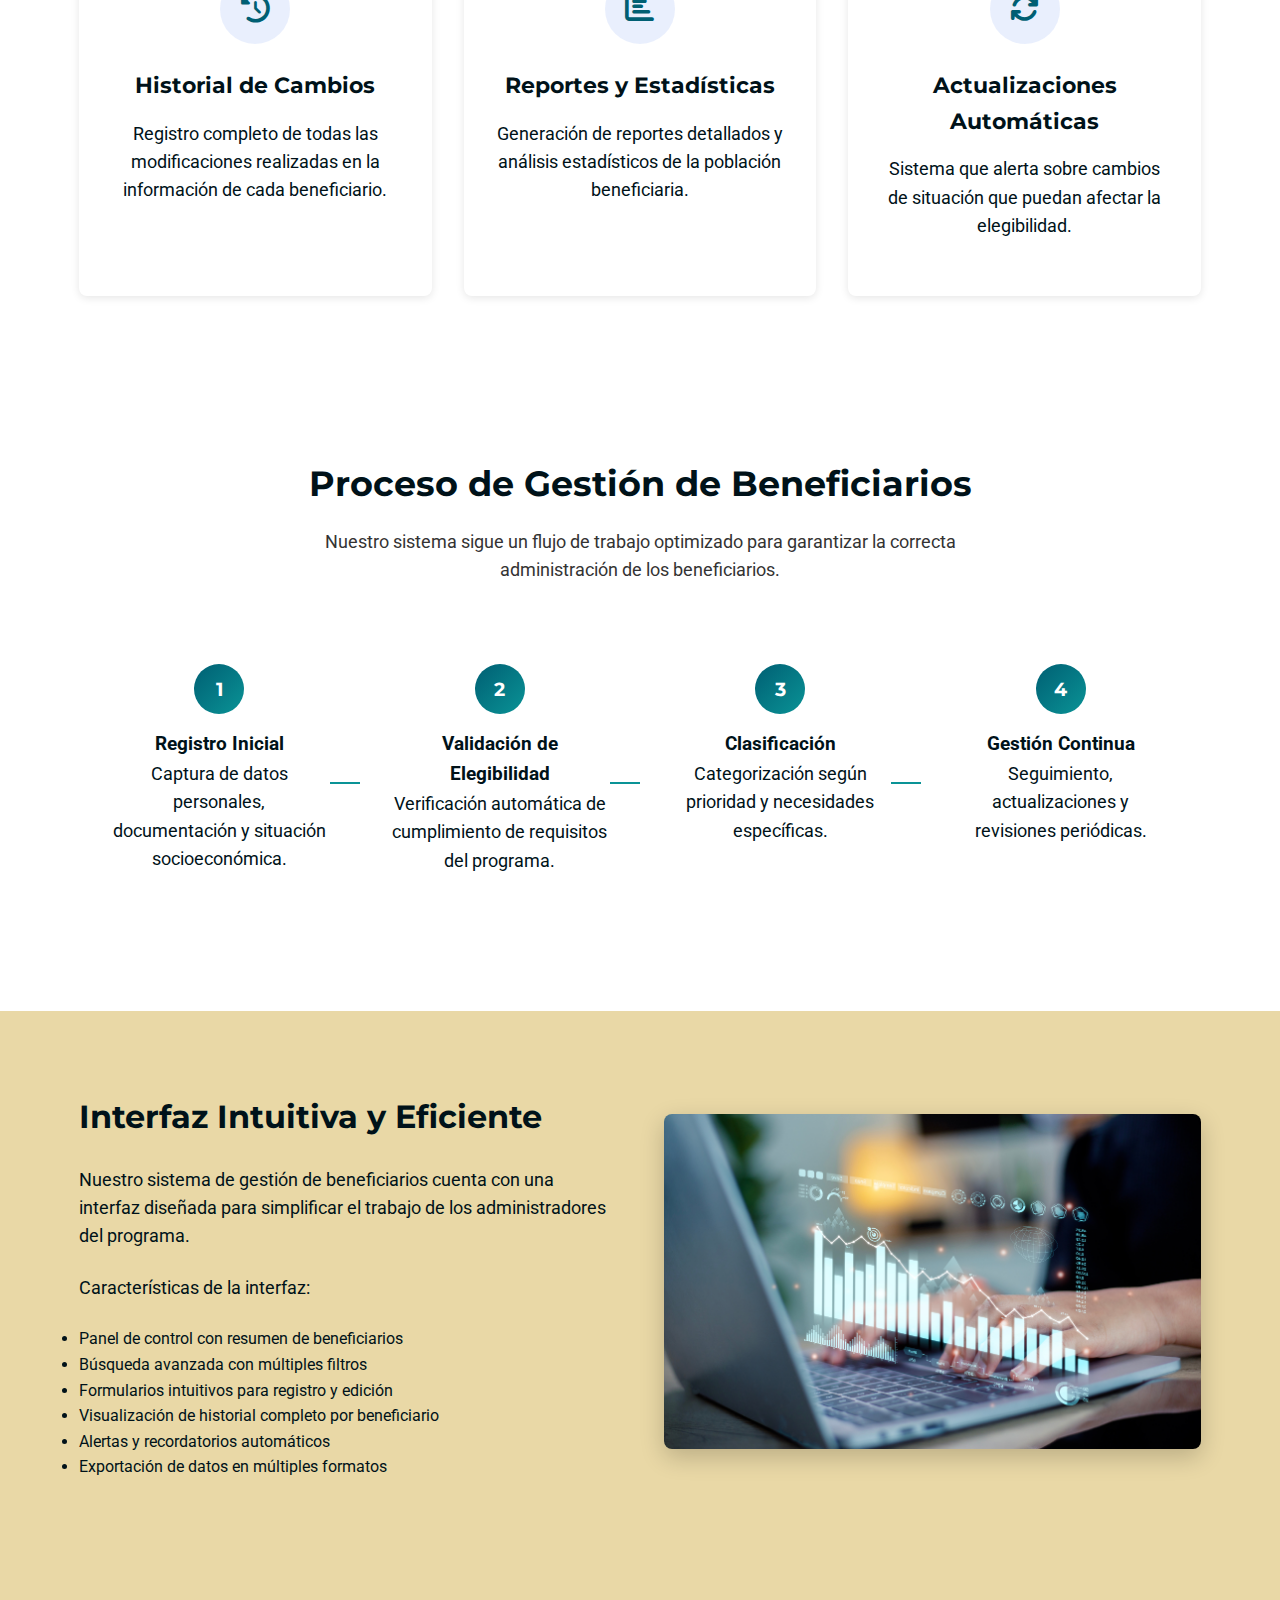
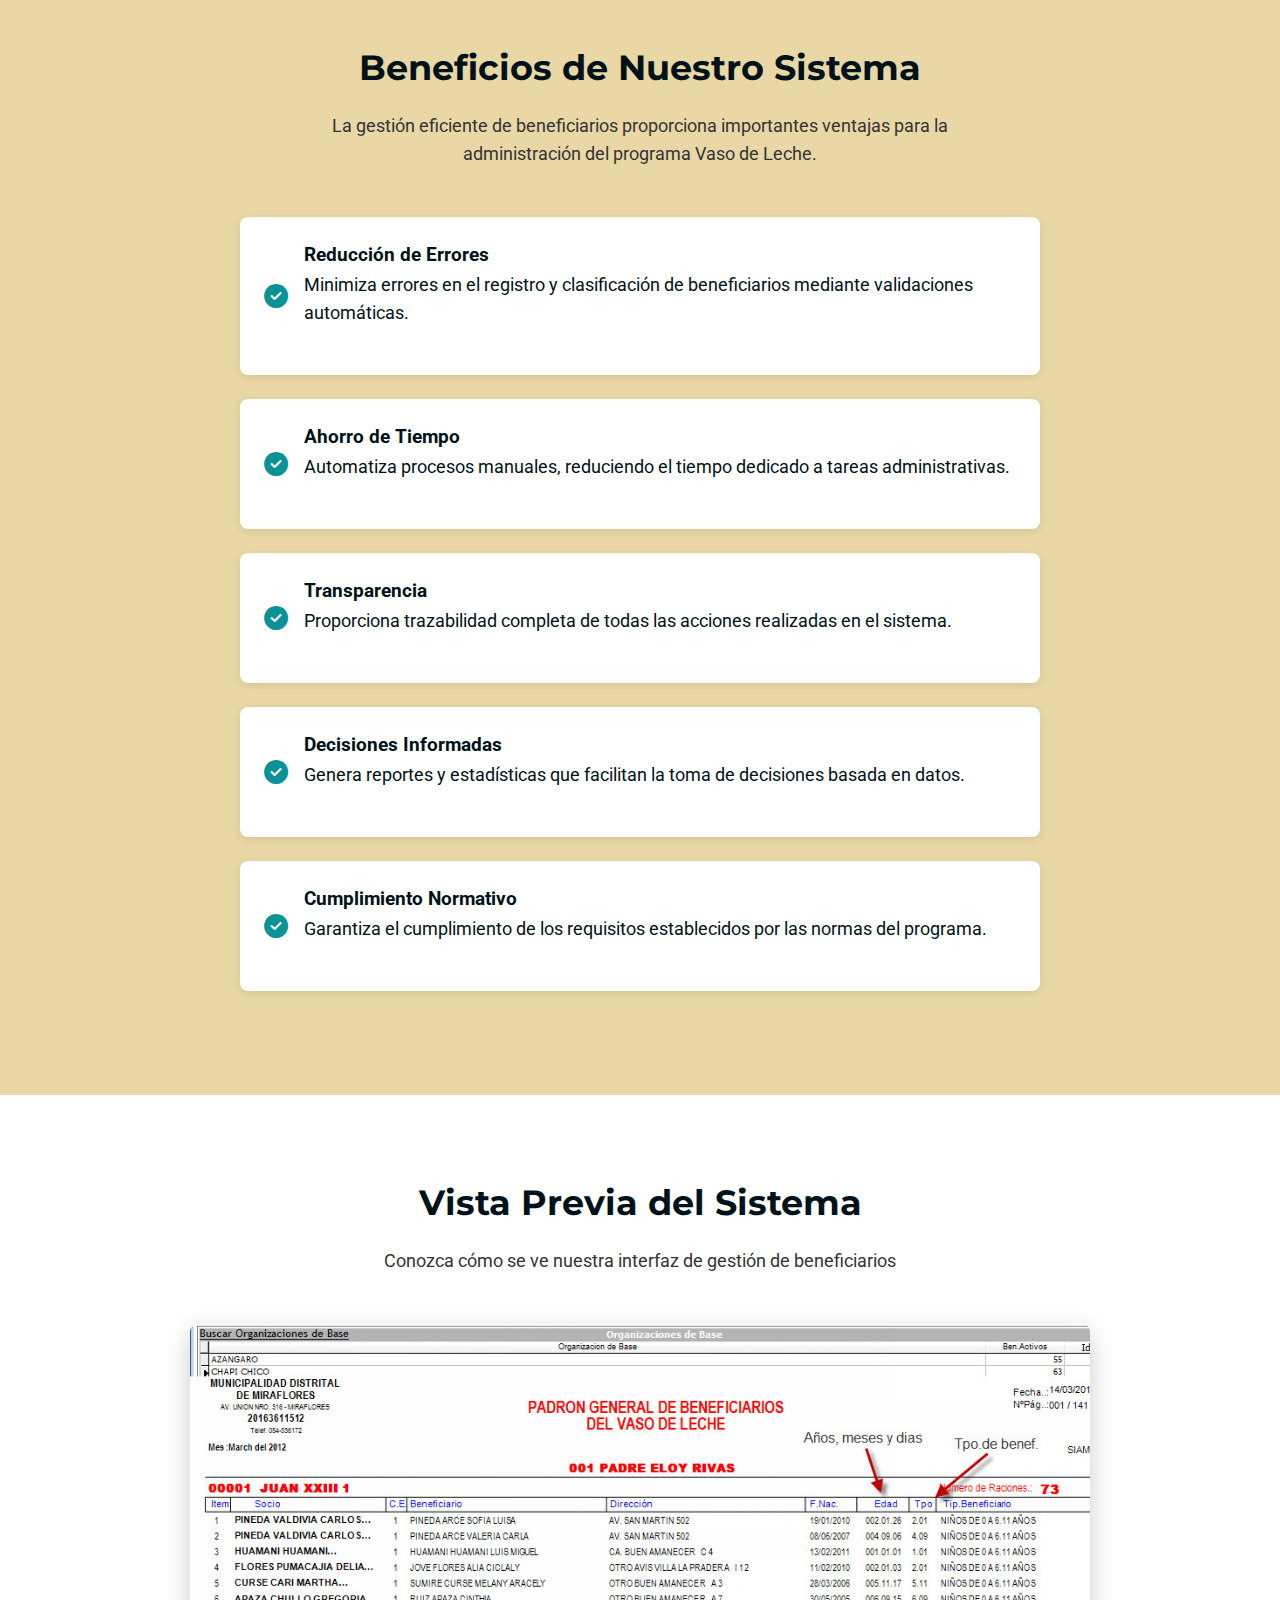
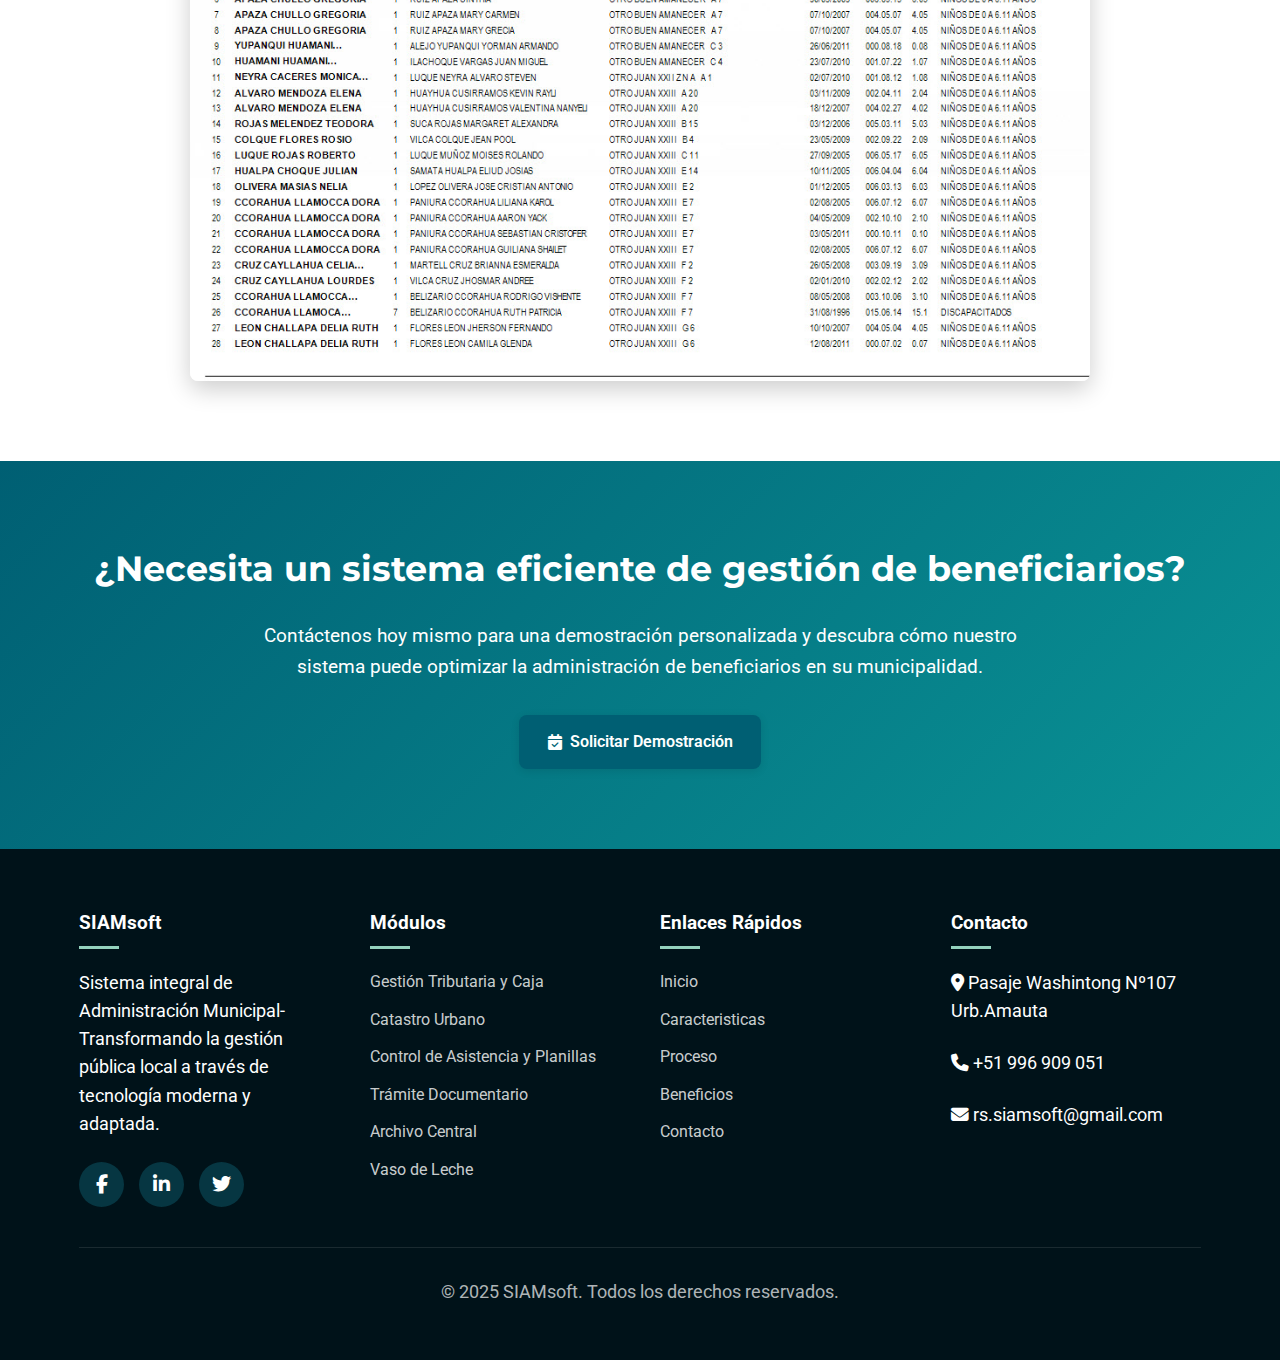
<file: proyecto3/gestion-beneficiarios.html>
<!DOCTYPE html>
<html lang="es">

<head>
    <meta charset="UTF-8">
    <meta name="viewport" content="width=device-width, initial-scale=1.0">
    <title>Gestión de Beneficiarios - SiamSoft Vaso de Leche</title>

    <!-- Enlaces a recursos externos -->
    <link rel="stylesheet" href="https://cdnjs.cloudflare.com/ajax/libs/font-awesome/6.4.0/css/all.min.css">
    <link
        href="https://fonts.googleapis.com/css2?family=Montserrat:wght@400;500;600;700&family=Roboto:wght@300;400;500&display=swap"
        rel="stylesheet">
    <link href="assets/iconos/mainico.png" rel="shortcut icon" type="image/png">

    <style>
        /* ========== VARIABLES Y ESTILOS GENERALES ========== */
        :root {
            --primary: #005f73;
            --secondary: #0a9396;
            --accent: #94d2bd;
            --dark: #001219;
            --light: #e9d8a6;
            --white: #ffffff;
            --text-color: #333333;
            --bg-color: #f8f9fa;
            --card-bg: #ffffff;
            --shadow-sm: 0 2px 8px rgba(0, 0, 0, 0.1);
            --shadow-md: 0 4px 12px rgba(0, 0, 0, 0.15);
            --shadow-lg: 0 8px 24px rgba(0, 0, 0, 0.2);
            --transition: all 0.3s ease;
            --radius: 8px;
            --gradient: linear-gradient(135deg, var(--primary) 0%, var(--secondary) 100%);
        }

        * {
            margin: 0;
            padding: 0;
            box-sizing: border-box;
        }

        body {
            font-family: "Roboto", sans-serif;
            color: var(--dark);
            line-height: 1.6;
            background-color: var(--bg-color);
            overflow-x: hidden;
        }

        p {
            margin-bottom: 1.5rem;
            font-size: 1.1rem;
        }

        a {
            text-decoration: none;
        }

        .container {
            width: 90%;
            max-width: 1200px;
            margin: 0 auto;
            padding: 0 15px;
        }

        .section-title {
            text-align: center;
            margin-bottom: 3rem;
        }

        .section-title h2 {
            font-family: "Montserrat", sans-serif;
            font-size: 2.2rem;
            color: var(--dark);
            margin-bottom: 1rem;
        }

        .section-title p {
            color: var(--text-color);
            font-size: 1.1rem;
            max-width: 700px;
            margin: 0 auto;
        }

        .btn {
            display: inline-flex;
            align-items: center;
            gap: 0.5rem;
            background-color: var(--primary);
            color: white;
            padding: 0.9rem 1.8rem;
            border-radius: 8px;
            text-decoration: none;
            font-weight: 600;
            transition: all 0.3s ease;
            box-shadow: var(--shadow-sm);
            border: none;
            cursor: pointer;
        }

        .btn:hover {
            transform: translateY(-3px);
            box-shadow: 0 10px 20px rgba(148, 210, 189, 0.3);
        }

        .btn-outline {
            background: var(--primary);
            border: 2px solid white;
            color: white;
        }

        /* ========== BARRA SOCIAL LATERAL ========== */
        .social-bar-container {
            position: fixed;
            left: 0;
            top: 50%;
            transform: translateY(-50%) translateX(-30px);
            z-index: 2000;
            opacity: 0;
            animation: fadeSlideInLeft 1s ease-out forwards;
            animation-delay: 0.4s;
        }

        @keyframes fadeSlideInLeft {
            from {
                transform: translateY(-50%) translateX(-40px);
                opacity: 0;
                filter: blur(5px);
            }

            to {
                transform: translateY(-50%) translateX(0);
                opacity: 1;
                filter: blur(0);
            }
        }

        .social-bar {
            display: flex;
            flex-direction: column;
        }

        .social-link {
            display: flex;
            flex-direction: column;
            align-items: center;
            justify-content: center;
            width: 50px;
            height: 50px;
            position: relative;
            transition: all 0.4s ease;
            text-decoration: none;
        }

        .social-link i {
            font-size: 20px;
            color: #fff;
            transition: transform 0.3s ease;
        }

        .social-text {
            position: absolute;
            left: 100%;
            top: 50%;
            transform: translateY(-50%);
            padding: 5px 10px;
            border-radius: 0 4px 4px 0;
            white-space: nowrap;
            font-size: 14px;
            font-weight: 500;
            color: #333;
            opacity: 0;
            pointer-events: none;
            transition: all 0.4s ease;
            margin-left: 55px;
        }

        .social-link:hover {
            width: 60px;
            border-top-right-radius: 20px;
            border-bottom-right-radius: 20px;
        }

        .social-link:hover i {
            transform: scale(1.2);
        }

        .social-link:hover .social-text {
            opacity: 1;
            margin-left: 10px;
        }

        /* Colores específicos para cada red social */
        .social-facebook {
            background-color: #1877f2;
        }

        .social-tiktok {
            background-color: #000000;
        }

        .social-twitter {
            background-color: #1da1f2;
        }

        .social-youtube {
            background-color: #ff0000;
        }

        .social-web {
            background-color: #4caf50;
        }

        /* ========== BARRA DE NAVEGACIÓN ========== */
        .navbar {
            position: fixed;
            top: 0;
            left: 0;
            width: 100%;
            padding: 1rem 5%;
            display: flex;
            justify-content: space-between;
            align-items: center;
            transition: all 0.5s ease;
            z-index: 1000;
            background-color: rgba(255, 255, 255, 0.9);
            backdrop-filter: blur(10px);
            -webkit-backdrop-filter: blur(10px);
            border-radius: 0px 0px 40px 40px;
            height: 80px;
        }

        .navbar.scrolled {
            background-color: rgba(255, 255, 255, 0.8);
            box-shadow: 0 5px 20px rgba(0, 0, 0, 0.2);
            padding: 0.8rem 5%;
        }

        .logo-container {
            display: flex;
            align-items: center;
            text-decoration: none;
        }

        .logo-img {
            width: 150px;
            height: auto;
            transition: all 0.3s ease;
        }

        .logo-img:hover {
            transform: scale(1.05);
        }

        .nav-links {
            display: flex;
            list-style: none;
        }

        .nav-links li {
            margin-left: 1.5rem;
        }

        .nav-links a {
            color: rgb(51, 50, 50);
            text-decoration: none;
            font-weight: 500;
            font-size: 1rem;
            transition: all 0.3s ease;
            position: relative;
            padding: 0.5rem 0;
            text-shadow: 1px 1px 3px rgba(250, 247, 247, 0.5);
        }

        .nav-links a::after {
            content: "";
            position: absolute;
            width: 0;
            height: 2px;
            background: rgb(14, 12, 12);
            bottom: 0;
            left: 0;
            transition: width 0.3s ease;
        }

        .nav-links a:hover::after {
            width: 100%;
        }

        /* Menú hamburguesa */
        .hamburger-menu {
            display: none;
            flex-direction: column;
            justify-content: space-between;
            width: 30px;
            height: 21px;
            cursor: pointer;
            z-index: 1000;
        }

        .hamburger-menu .bar {
            height: 3px;
            width: 100%;
            background-color: #333;
            border-radius: 10px;
            transition: all 0.3s ease;
        }

        /* Menú de navegación para móviles */
        .hamburger-menu.active .bar:nth-child(1) {
            transform: translateY(9px) rotate(45deg);
        }

        .hamburger-menu.active .bar:nth-child(2) {
            opacity: 0;
        }

        .hamburger-menu.active .bar:nth-child(3) {
            transform: translateY(-9px) rotate(-45deg);
        }

        /* ========== HERO SECTION ========== */
        .hero {
            background: var(--gradient);
            color: var(--white);
            padding: 180px 20px 100px;
            margin-top: 80px;
            display: flex;
            align-items: center;
            justify-content: center;
            min-height: 91vh;
        }

        .hero-bg {
            position: absolute;
            top: 0;
            right: 0;
            bottom: 0;
            left: 0;
            opacity: 0.05;
            background: url("data:image/svg+xml,%3Csvg width='100' height='100' viewBox='0 0 100 100' xmlns='http://www.w3.org/2000/svg'%3E%3Cpath d='M11 18c3.866 0 7-3.134 7-7s-3.134-7-7-7-7 3.134-7 7 3.134 7 7 7zm48 25c3.866 0 7-3.134 7-7s-3.134-7-7-7-7 3.134-7 7 3.134 7 7 7zm-43-7c1.657 0 3-1.343 3-3s-1.343-3-3-3-3 1.343-3 3 1.343 3 3 3zm63 31c1.657 0 3-1.343 3-3s-1.343-3-3-3-3 1.343-3 3 1.343 3 3 3zM34 90c1.657 0 3-1.343 3-3s-1.343-3-3-3-3 1.343-3 3 1.343 3 3 3zm56-76c1.657 0 3-1.343 3-3s-1.343-3-3-3-3 1.343-3 3 1.343 3 3 3zM12 86c2.21 0 4-1.79 4-4s-1.79-4-4-4-4 1.79-4 4 1.79 4 4 4zm28-65c2.21 0 4-1.79 4-4s-1.79-4-4-4-4 1.79-4 4 1.79 4 4 4zm23-11c2.76 0 5-2.24 5-5s-2.24-5-5-5-5 2.24-5 5 2.24 5 5 5zm-6 60c2.21 0 4-1.79 4-4s-1.79-4-4-4-4 1.79-4 4 1.79 4 4 4zm29 22c2.76 0 5-2.24 5-5s-2.24-5-5-5-5 2.24-5 5 2.24 5 5 5zM32 63c2.76 0 5-2.24 5-5s-2.24-5-5-5-5 2.24-5 5 2.24 5 5 5zm57-13c2.76 0 5-2.24 5-5s-2.24-5-5-5-5 2.24-5 5 2.24 5 5 5zm-9-21c1.105 0 2-.895 2-2s-.895-2-2-2-2 .895-2 2 .895 2 2 2zM60 91c1.105 0 2-.895 2-2s-.895-2-2-2-2 .895-2 2 .895 2 2 2zM35 41c1.105 0 2-.895 2-2s-.895-2-2-2-2 .895-2 2 .895 2 2 2zM12 60c1.105 0 2-.895 2-2s-.895-2-2-2-2 .895-2 2 .895 2 2 2z' fill='%23ffffff' fill-opacity='1' fill-rule='evenodd'/%3E%3C/svg%3E");
        }

        .hero-content {
            display: flex;
            align-items: center;
            gap: 3rem;
            position: relative;
            z-index: 2;
        }

        .hero-text {
            flex: 1;
            text-align: center;
            display: flex;
            flex-direction: column;
            align-items: center;
            justify-content: center;
        }

        .hero-image {
            flex: 1;
            display: flex;
            justify-content: center;
            align-items: center;
        }

        .hero h1 {
            font-size: 3rem;
            margin-bottom: 1.5rem;
            line-height: 1.2;
            width: 100%;
        }

        .hero p {
            font-size: 1.2rem;
            margin-bottom: 2rem;
            opacity: 0.9;
            width: 100%;
        }

        .hero-actions {
            display: flex;
            flex-wrap: wrap;
            gap: 1rem;
            justify-content: center;
        }

        .dashboard-preview {
            border-radius: 12px;
            transform: perspective(1000px) rotateY(-10deg) rotateX(5deg);
            transition: all 0.5s ease;
            box-shadow: 0 0 0 2px rgba(255, 255, 255, 0.3), var(--shadow-md);
            background: rgba(255, 255, 255, 0.1);
        }

        .dashboard-preview:hover {
            transform: perspective(1000px) rotateY(0) rotateX(0);
            box-shadow: 0 0 0 3px rgba(255, 255, 255, 0.5), 0 15px 30px rgba(0, 0, 0, 0.2);
        }

        .dashboard-preview img {
            display: block;
            width: 100%;
            height: auto;
            border-radius: 8px;
        }

        .dashboard-header {
            display: flex;
            gap: 0.5rem;
            margin-bottom: 1rem;
        }

        .dashboard-dot {
            width: 12px;
            height: 12px;
            border-radius: 50%;
        }

        .dashboard-dot:nth-child(1) {
            background: #ff5f56;
        }

        .dashboard-dot:nth-child(2) {
            background: #ffbd2e;
        }

        .dashboard-dot:nth-child(3) {
            background: #27ca3f;
        }

        .dashboard-content {
            background: linear-gradient(135deg, #f8fafc 0%, #e2e8f0 100%);
            border-radius: 8px;
            height: 250px;
            display: flex;
            align-items: center;
            justify-content: center;
            color: var(--text-color);
            font-weight: 500;
        }

        /* ========== FEATURES SECTION ========== */
        .features {
            padding: 5rem 0;
            background: white;
        }

        .features-grid {
            display: grid;
            grid-template-columns: repeat(auto-fit, minmax(300px, 1fr));
            gap: 2rem;
        }

        .feature-card {
            background: white;
            border-radius: var(--radius);
            padding: 2rem;
            box-shadow: var(--shadow-sm);
            transition: var(--transition);
            text-align: center;
        }

        .feature-card:hover {
            transform: translateY(-5px);
            box-shadow: var(--shadow-md);
        }

        .feature-icon {
            width: 70px;
            height: 70px;
            background: rgba(37, 99, 235, 0.1);
            border-radius: 50%;
            display: flex;
            align-items: center;
            justify-content: center;
            margin: 0 auto 1.5rem;
            color: var(--primary);
            font-size: 1.8rem;
        }

        .feature-card h3 {
            font-family: "Montserrat", sans-serif;
            font-size: 1.4rem;
            margin-bottom: 1rem;
            color: var(--dark);
        }

        /* ========== PROCESS SECTION ========== */
        .process {
            padding: 5rem 0;
            background: white;
        }

        .process-steps {
            display: flex;
            justify-content: space-between;
            margin-top: 3rem;
            flex-wrap: wrap;
        }

        .process-step {
            flex: 1;
            min-width: 250px;
            text-align: center;
            padding: 2rem;
            position: relative;
        }

        .process-step:not(:last-child):after {
            content: "";
            position: absolute;
            top: 50%;
            right: 0;
            width: 30px;
            height: 2px;
            background: var(--secondary);
        }

        .step-number {
            width: 50px;
            height: 50px;
            background: var(--gradient);
            color: white;
            border-radius: 50%;
            display: flex;
            align-items: center;
            justify-content: center;
            margin: 0 auto 1rem;
            font-family: "Montserrat", sans-serif;
            font-weight: 700;
            font-size: 1.2rem;
        }

        /* ========== DEMO SECTION ========== */
        .demo {
            padding: 5rem 0;
            background: var(--light);
        }

        .demo-content {
            display: flex;
            align-items: center;
            gap: 3rem;
        }

        .demo-text {
            flex: 1;
        }

        .demo-text h2 {
            font-family: "Montserrat", sans-serif;
            font-size: 2rem;
            margin-bottom: 1.5rem;
            color: var(--dark);
        }

        .demo-image {
            flex: 1;
            text-align: center;
        }

        .demo-image img {
            max-width: 100%;
            border-radius: var(--radius);
            box-shadow: var(--shadow-lg);
        }

        /* ========== BENEFITS SECTION ========== */
        .benefits {
            padding: 5rem 0;
            background: var(--light);
        }

        .benefits-list {
            list-style: none;
            max-width: 800px;
            margin: 0 auto;
        }

        .benefits-list li {
            margin-bottom: 1.5rem;
            padding: 1.5rem;
            background: var(--white);
            border-radius: var(--radius);
            display: flex;
            align-items: center;
            gap: 1rem;
            box-shadow: var(--shadow-sm);
        }

        .benefits-list li i {
            color: var(--secondary);
            font-size: 1.5rem;
        }

        /* ========== SCREENSHOT SECTION ========== */
        .screenshot {
            padding: 5rem 0;
            background: white;
            text-align: center;
        }

        .screenshot-container {
            max-width: 900px;
            margin: 0 auto;
            box-shadow: var(--shadow-lg);
            border-radius: var(--radius);
            overflow: hidden;
        }

        .screenshot-container img {
            width: 100%;
            display: block;
        }

        /* ========== CTA SECTION ========== */
        .cta {
            padding: 5rem 0;
            background: var(--gradient);
            color: white;
            text-align: center;
        }

        .cta h2 {
            font-family: "Montserrat", sans-serif;
            font-size: 2.2rem;
            margin-bottom: 1.5rem;
        }

        .cta p {
            font-size: 1.2rem;
            margin-bottom: 2rem;
            max-width: 800px;
            margin-left: auto;
            margin-right: auto;
        }

        /* ========== FOOTER ========== */
        footer {
            background: var(--dark);
            color: white;
            padding: 60px 0 30px;
        }

        .footer-content {
            display: flex;
            justify-content: space-between;
            flex-wrap: wrap;
            gap: 40px;
            margin-bottom: 40px;
        }

        .footer-column {
            flex: 1;
            min-width: 250px;
        }

        .footer-column h3 {
            color: white;
            margin-bottom: 20px;
            position: relative;
            padding-bottom: 10px;
        }

        .footer-column h3:after {
            content: "";
            position: absolute;
            bottom: 0;
            left: 0;
            width: 40px;
            height: 3px;
            background: var(--accent);
        }

        .footer-links {
            list-style: none;
        }

        .footer-links li {
            margin-bottom: 12px;
        }

        .footer-links a {
            color: rgba(255, 255, 255, 0.8);
            text-decoration: none;
            transition: var(--transition);
        }

        .footer-links a:hover {
            color: white;
            padding-left: 5px;
        }

        .footer-bottom {
            text-align: center;
            padding-top: 30px;
            border-top: 1px solid rgba(255, 255, 255, 0.1);
            color: rgba(255, 255, 255, 0.7);
        }

        .footer-social-links {
            display: flex;
            gap: 15px;
            margin-top: 20px;
        }

        .footer-social-links a {
            display: flex;
            justify-content: center;
            align-items: center;
            width: 45px;
            height: 45px;
            background-color: rgba(29, 201, 231, 0.2);
            border-radius: 50%;
            color: white;
            transition: all 0.3s ease;
            font-size: 1.2rem;
        }

        .footer-social-links a:hover {
            background-color: var(--primary);
            color: var(--white);
            transform: translateY(-3px);
        }

        /* ========== ANIMACIONES ========== */
        @keyframes fadeIn {
            from {
                opacity: 0;
                transform: translateY(20px);
            }

            to {
                opacity: 1;
                transform: translateY(0);
            }
        }

        .fade-in {
            animation: fadeIn 1s ease forwards;
        }

        .delay-1 {
            animation-delay: 0.3s;
        }

        /* ========== RESPONSIVE ========== */
        @media (max-width: 768px) {
            .navbar {
                padding: 0.8rem 5%;
            }

            .nav-links {
                position: fixed;
                top: 0;
                right: -100%;
                width: 70%;
                height: 100vh;
                background: rgba(0, 0, 0, 0.9);
                backdrop-filter: blur(10px);
                flex-direction: column;
                justify-content: center;
                align-items: center;
                transition: right 0.5s ease;
                z-index: 999;
            }

            .nav-links.active {
                right: 0;
            }

            .nav-links li {
                margin: 1.5rem 0;
            }

            .nav-links a {
                font-size: 1.2rem;
                color: white;
                padding: 0.5rem 1rem;
            }

            .hamburger-menu {
                display: flex;
            }

            .demo-content {
                flex-direction: column;
            }

            .nav-links {
                display: flex;
            }

            .hero h1 {
                font-size: 2rem;
            }

            .process-steps {
                flex-direction: column;
            }

            .process-step:not(:last-child):after {
                display: none;
            }

            .social-bar-container {
                top: auto;
                bottom: 80px;
                left: 50%;
                transform: translateX(-50%) translateY(100px);
                animation: fadeSlideInBottom 1s ease-out forwards;
                animation-delay: 0.4s;
            }

            @keyframes fadeSlideInBottom {
                from {
                    transform: translateX(-50%) translateY(120px);
                    opacity: 0;
                    filter: blur(5px);
                }

                to {
                    transform: translateX(-50%) translateY(0);
                    opacity: 1;
                    filter: blur(0);
                }
            }

            .social-bar {
                flex-direction: row;
                border-radius: 12px 12px 0 0;
                width: max-content;
                max-width: 100vw;
                overflow-x: auto;
                -webkit-overflow-scrolling: touch;
            }

            .social-link {
                width: 45px;
                height: 45px;
            }

            .social-link:hover {
                width: 45px;
                height: 55px;
                border-radius: 0;
            }

            .social-text {
                position: fixed;
                left: 50%;
                top: auto;
                bottom: 130px;
                transform: translateX(-50%);
                background-color: rgba(0, 0, 0, 0.8);
                color: white;
                padding: 8px 12px;
                border-radius: 6px;
                font-size: 12px;
                margin-left: 0;
                white-space: nowrap;
                z-index: 2001;
            }

            .social-link:hover .social-text {
                opacity: 1;
                margin-left: 0;
            }

            .footer-content {
                flex-direction: column;
                gap: 30px;
            }

            .footer-column {
                min-width: 100%;
                text-align: center;
            }

            .footer-column h3:after {
                left: 50%;
                transform: translateX(-50%);
            }

            .footer-social-links {
                justify-content: center;
            }
        }
    </style>
</head>

<body>
    <!-- ========== BARRA SOCIAL IZQUIERDA ========== -->
    <div class="social-bar-container">
        <div class="social-bar">
            <a href="https://www.facebook.com/SIAMSoftSftwareparamunicipalidades/" target="_blank"
                class="social-link social-facebook">
                <i class="fab fa-facebook-f"></i>
                <span class="social-text">Facebook</span>
            </a>
            <a href="https://www.tiktok.com/@siamsoft_peru" target="_blank" class="social-link social-tiktok">
                <i class="fab fa-tiktok"></i>
                <span class="social-text">TikTok</span>
            </a>
            <a href="https://x.com/siamsoft" target="_blank" class="social-link social-twitter">
                <i class="fab fa-twitter"></i>
                <span class="social-text">Twitter</span>
            </a>
            <a href="https://www.youtube.com/@siamsoft" target="_blank" class="social-link social-youtube">
                <i class="fab fa-youtube"></i>
                <span class="social-text">YouTube</span>
            </a>
            <a href="https://franklindevs.github.io/Pagina-Web-Principal-SIAMsoft/" class="social-link social-web">
                <i class="fas fa-globe"></i>
                <span class="social-text">Web</span>
            </a>
        </div>
    </div>

    <!-- ========== BARRA DE NAVEGACIÓN PRINCIPAL ========== -->
    <nav class="navbar" id="navbar">
        <a href="index.html" class="logo-container">
            <img src="assets/imagenes/logo_azul.png" width="150px" alt="Siam Logo" class="logo-img">
        </a>

        <ul class="nav-links" id="nav-links">
            <li><a href="#inicio">Inicio</a></li>
            <li><a href="#caracteristicas">Caracteristicas</a></li>
            <li><a href="#proceso">Proceso</a></li>
            <li><a href="#beneficios">Beneficios</a></li>
            <li><a href="#contacto">Contacto</a></li>
        </ul>

        <div class="hamburger-menu" id="hamburger-menu">
            <div class="bar"></div>
            <div class="bar"></div>
            <div class="bar"></div>
        </div>
    </nav>

    <!-- ========== HERO SECTION ========== -->
    <section class="hero" id="inicio">
        <div class="hero-bg"></div>
        <div class="container">
            <div class="hero-content">
                <div class="hero-text">
                    <h1>Gestión de Beneficiarios</h1>
                    <p>
                        Registro y administración completa de beneficiarios con filtros
                        avanzados y validación de criterios de elegibilidad para el
                        programa Vaso de Leche.
                    </p>
                    <div class="hero-actions">
                        <a href="https://wa.me/51996909051?text=hola,%20deseo%20más%20información%20sobre%20el%20vaso%20de%20leche"
                            class="btn" target="_blank" rel="noopener">Contáctanos</a>
                    </div>
                </div>
            </div>
        </div>
    </section>

    <!-- ========== FEATURES SECTION ========== -->
    <section class="features" id="caracteristicas">
        <div class="container">
            <div class="section-title">
                <h2>Características Principales</h2>
                <p>
                    Nuestro sistema de gestión de beneficiarios ofrece todas las
                    funcionalidades necesarias para una administración eficiente y
                    transparente.
                </p>
            </div>
            <div class="features-grid">
                <div class="feature-card">
                    <div class="feature-icon">
                        <i class="fas fa-user-plus"></i>
                    </div>
                    <h3>Registro Completo</h3>
                    <p>
                        Captura de información detallada de cada beneficiario con
                        validación de datos en tiempo real.
                    </p>
                </div>
                <div class="feature-card">
                    <div class="feature-icon">
                        <i class="fas fa-filter"></i>
                    </div>
                    <h3>Filtros Avanzados</h3>
                    <p>
                        Búsqueda y filtrado por múltiples criterios: edad, ubicación,
                        situación económica y más.
                    </p>
                </div>
                <div class="feature-card">
                    <div class="feature-icon">
                        <i class="fas fa-clipboard-check"></i>
                    </div>
                    <h3>Validación de Elegibilidad</h3>
                    <p>
                        Verificación automática de cumplimiento de requisitos para ser
                        beneficiario del programa.
                    </p>
                </div>
                <div class="feature-card">
                    <div class="feature-icon">
                        <i class="fas fa-history"></i>
                    </div>
                    <h3>Historial de Cambios</h3>
                    <p>
                        Registro completo de todas las modificaciones realizadas en la
                        información de cada beneficiario.
                    </p>
                </div>
                <div class="feature-card">
                    <div class="feature-icon">
                        <i class="fas fa-chart-bar"></i>
                    </div>
                    <h3>Reportes y Estadísticas</h3>
                    <p>
                        Generación de reportes detallados y análisis estadísticos de la
                        población beneficiaria.
                    </p>
                </div>
                <div class="feature-card">
                    <div class="feature-icon">
                        <i class="fas fa-sync"></i>
                    </div>
                    <h3>Actualizaciones Automáticas</h3>
                    <p>
                        Sistema que alerta sobre cambios de situación que puedan afectar
                        la elegibilidad.
                    </p>
                </div>
            </div>
        </div>
    </section>

    <!-- ========== PROCESS SECTION ========== -->
    <section class="process" id="proceso">
        <div class="container">
            <div class="section-title">
                <h2>Proceso de Gestión de Beneficiarios</h2>
                <p>
                    Nuestro sistema sigue un flujo de trabajo optimizado para garantizar
                    la correcta administración de los beneficiarios.
                </p>
            </div>
            <div class="process-steps">
                <div class="process-step">
                    <div class="step-number">1</div>
                    <h3>Registro Inicial</h3>
                    <p>
                        Captura de datos personales, documentación y situación
                        socioeconómica.
                    </p>
                </div>
                <div class="process-step">
                    <div class="step-number">2</div>
                    <h3>Validación de Elegibilidad</h3>
                    <p>
                        Verificación automática de cumplimiento de requisitos del
                        programa.
                    </p>
                </div>
                <div class="process-step">
                    <div class="step-number">3</div>
                    <h3>Clasificación</h3>
                    <p>Categorización según prioridad y necesidades específicas.</p>
                </div>
                <div class="process-step">
                    <div class="step-number">4</div>
                    <h3>Gestión Continua</h3>
                    <p>Seguimiento, actualizaciones y revisiones periódicas.</p>
                </div>
            </div>
        </div>
    </section>

    <!-- ========== DEMO SECTION ========== -->
    <section class="demo" id="demo">
        <div class="container">
            <div class="demo-content">
                <div class="demo-text">
                    <h2>Interfaz Intuitiva y Eficiente</h2>
                    <p>
                        Nuestro sistema de gestión de beneficiarios cuenta con una
                        interfaz diseñada para simplificar el trabajo de los
                        administradores del programa.
                    </p>
                    <p>Características de la interfaz:</p>
                    <ul>
                        <li>Panel de control con resumen de beneficiarios</li>
                        <li>Búsqueda avanzada con múltiples filtros</li>
                        <li>Formularios intuitivos para registro y edición</li>
                        <li>Visualización de historial completo por beneficiario</li>
                        <li>Alertas y recordatorios automáticos</li>
                        <li>Exportación de datos en múltiples formatos</li>
                    </ul>
                </div>
                <div class="demo-image">
                    <img src="assets/imagenes/gestion/gestion-beneficiarios.png"
                        alt="Interfaz de Gestión de Beneficiarios">
                </div>
            </div>
        </div>
    </section>

    <!-- ========== BENEFITS SECTION ========== -->
    <section class="benefits" id="beneficios">
        <div class="container">
            <div class="section-title">
                <h2>Beneficios de Nuestro Sistema</h2>
                <p>
                    La gestión eficiente de beneficiarios proporciona importantes
                    ventajas para la administración del programa Vaso de Leche.
                </p>
            </div>
            <ul class="benefits-list">
                <li>
                    <i class="fas fa-check-circle"></i>
                    <div>
                        <h3>Reducción de Errores</h3>
                        <p>
                            Minimiza errores en el registro y clasificación de beneficiarios
                            mediante validaciones automáticas.
                        </p>
                    </div>
                </li>
                <li>
                    <i class="fas fa-check-circle"></i>
                    <div>
                        <h3>Ahorro de Tiempo</h3>
                        <p>
                            Automatiza procesos manuales, reduciendo el tiempo dedicado a
                            tareas administrativas.
                        </p>
                    </div>
                </li>
                <li>
                    <i class="fas fa-check-circle"></i>
                    <div>
                        <h3>Transparencia</h3>
                        <p>
                            Proporciona trazabilidad completa de todas las acciones
                            realizadas en el sistema.
                        </p>
                    </div>
                </li>
                <li>
                    <i class="fas fa-check-circle"></i>
                    <div>
                        <h3>Decisiones Informadas</h3>
                        <p>
                            Genera reportes y estadísticas que facilitan la toma de
                            decisiones basada en datos.
                        </p>
                    </div>
                </li>
                <li>
                    <i class="fas fa-check-circle"></i>
                    <div>
                        <h3>Cumplimiento Normativo</h3>
                        <p>
                            Garantiza el cumplimiento de los requisitos establecidos por las
                            normas del programa.
                        </p>
                    </div>
                </li>
            </ul>
        </div>
    </section>

    <!-- ========== SCREENSHOT SECTION ========== -->
    <section class="screenshot">
        <div class="container">
            <div class="section-title">
                <h2>Vista Previa del Sistema</h2>
                <p>Conozca cómo se ve nuestra interfaz de gestión de beneficiarios</p>
            </div>
            <div class="screenshot-container">
                <img src="assets/imagenes/gestion/captura-sistema.jpg"
                    alt="Captura de pantalla del sistema">
            </div>
        </div>
    </section>

    <!-- ========== CTA SECTION ========== -->
    <section class="cta" id="contacto">
        <div class="container">
            <h2>¿Necesita un sistema eficiente de gestión de beneficiarios?</h2>
            <p>
                Contáctenos hoy mismo para una demostración personalizada y descubra
                cómo nuestro sistema puede optimizar la administración de
                beneficiarios en su municipalidad.
            </p>
            <a href="https://wa.me/51996909051?text=Hola,%20deseo%20más%20información%20sobre%20el%20sistema%20de%20gestión%20de%20beneficiarios"
                class="btn">
                <i class="fas fa-calendar-check"></i> Solicitar Demostración
            </a>
        </div>
    </section>

    <!-- ========== FOOTER ========== -->
    <footer>
        <div class="container">
            <div class="footer-content">
                <div class="footer-column">
                    <h3>SIAMsoft</h3>
                    <p>
                        Sistema integral de Administración Municipal-Transformando la
                        gestión pública local a través de tecnología moderna y adaptada.
                    </p>
                    <div class="footer-social-links">
                        <a href="https://www.facebook.com/SIAMSoftSftwareparamunicipalidades/" target="_blank"><i
                                class="fab fa-facebook-f"></i></a>
                        <a href="https://www.linkedin.com/in/roberto-centeno-chicani-027a6612a/?originalSubdomain=pe"
                            target="_blank"><i class="fab fa-linkedin-in"></i></a>
                        <a href="https://x.com/siamsoft" target="_blank"><i class="fab fa-twitter"></i></a>
                    </div>
                </div>

                <div class="footer-column">
                    <h3>Módulos</h3>
                    <ul class="footer-links">
                        <li>
                            <a href="https://nixi32.github.io/gestion_tributaria/pagina_siam/index.html">Gestión
                                Tributaria y Caja</a>
                        </li>
                        <li>
                            <a href="https://shisui9569.github.io/urbano/catastro/cat.html">Catastro Urbano</a>
                        </li>
                        <li>
                            <a href="https://shisui9569.github.io/planilla/planillas/index.html">Control de Asistencia y
                                Planillas</a>
                        </li>
                        <li>
                            <a href="https://franklindevs.github.io/Proyectos/tramite-documentario/index.html">Trámite
                                Documentario</a>
                        </li>
                        <li><a href="#">Archivo Central</a></li>
                        <li><a href="#">Vaso de Leche</a></li>
                    </ul>
                </div>

                <div class="footer-column">
                    <h3>Enlaces Rápidos</h3>
                    <ul class="footer-links">
                        <li><a href="#inicio">Inicio</a></li>
                        <li><a href="#caracteristicas">Caracteristicas</a></li>
                        <li><a href="#proceso">Proceso</a></li>
                        <li><a href="#beneficios">Beneficios</a></li>
                        <li><a href="#contacto">Contacto</a></li>
                    </ul>
                </div>

                <div class="footer-column">
                    <h3>Contacto</h3>
                    <p>
                        <i class="fas fa-map-marker-alt"></i> Pasaje Washintong Nº107
                        Urb.Amauta
                    </p>
                    <p><i class="fas fa-phone"></i> +51 996 909 051</p>
                    <p><i class="fas fa-envelope"></i> rs.siamsoft@gmail.com</p>
                </div>
            </div>

            <div class="footer-bottom">
                <p>&copy; 2025 SIAMsoft. Todos los derechos reservados.</p>
            </div>
        </div>
    </footer>

    <script>
        // Función para configurar el menú hamburguesa
        function setupHamburgerMenu() {
            const hamburgerMenu = document.getElementById("hamburger-menu");
            const navLinks = document.getElementById("nav-links");

            if (!hamburgerMenu || !navLinks) return;

            hamburgerMenu.addEventListener("click", function () {
                // Alternar clase active en el menú hamburguesa
                this.classList.toggle("active");

                // Alternar clase active en los enlaces de navegación
                navLinks.classList.toggle("active");

                // Prevenir scroll del body cuando el menú está abierto
                document.body.style.overflow = navLinks.classList.contains("active") ? "hidden" : "";
            });

            // Cerrar menú al hacer clic en un enlace
            const navItems = navLinks.querySelectorAll("a");
            navItems.forEach(item => {
                item.addEventListener("click", () => {
                    hamburgerMenu.classList.remove("active");
                    navLinks.classList.remove("active");
                    document.body.style.overflow = "";
                });
            });

            // Cerrar menú al hacer clic fuera
            document.addEventListener("click", (event) => {
                const isClickInsideNav = navLinks.contains(event.target);
                const isClickOnHamburger = hamburgerMenu.contains(event.target);

                if (!isClickInsideNav && !isClickOnHamburger && navLinks.classList.contains("active")) {
                    hamburgerMenu.classList.remove("active");
                    navLinks.classList.remove("active");
                    document.body.style.overflow = "";
                }
            });
        }

        // Smooth scrolling for anchor links
        document.querySelectorAll('a[href^="#"]').forEach((anchor) => {
            anchor.addEventListener("click", function (e) {
                e.preventDefault();

                const targetId = this.getAttribute("href");
                if (targetId === "#") return;

                const targetElement = document.querySelector(targetId);
                if (targetElement) {
                    window.scrollTo({
                        top: targetElement.offsetTop - 80,
                        behavior: "smooth",
                    });
                }
            });
        });

        // Sticky header
        window.addEventListener("scroll", function () {
            const navbar = document.getElementById("navbar");
            if (window.scrollY > 50) {
                navbar.classList.add("scrolled");
            } else {
                navbar.classList.remove("scrolled");
            }
        });

        // Inicializar el menú hamburguesa cuando el DOM esté cargado
        document.addEventListener("DOMContentLoaded", function () {
            setupHamburgerMenu();
        });
    </script>
</body>

</html>
</file>
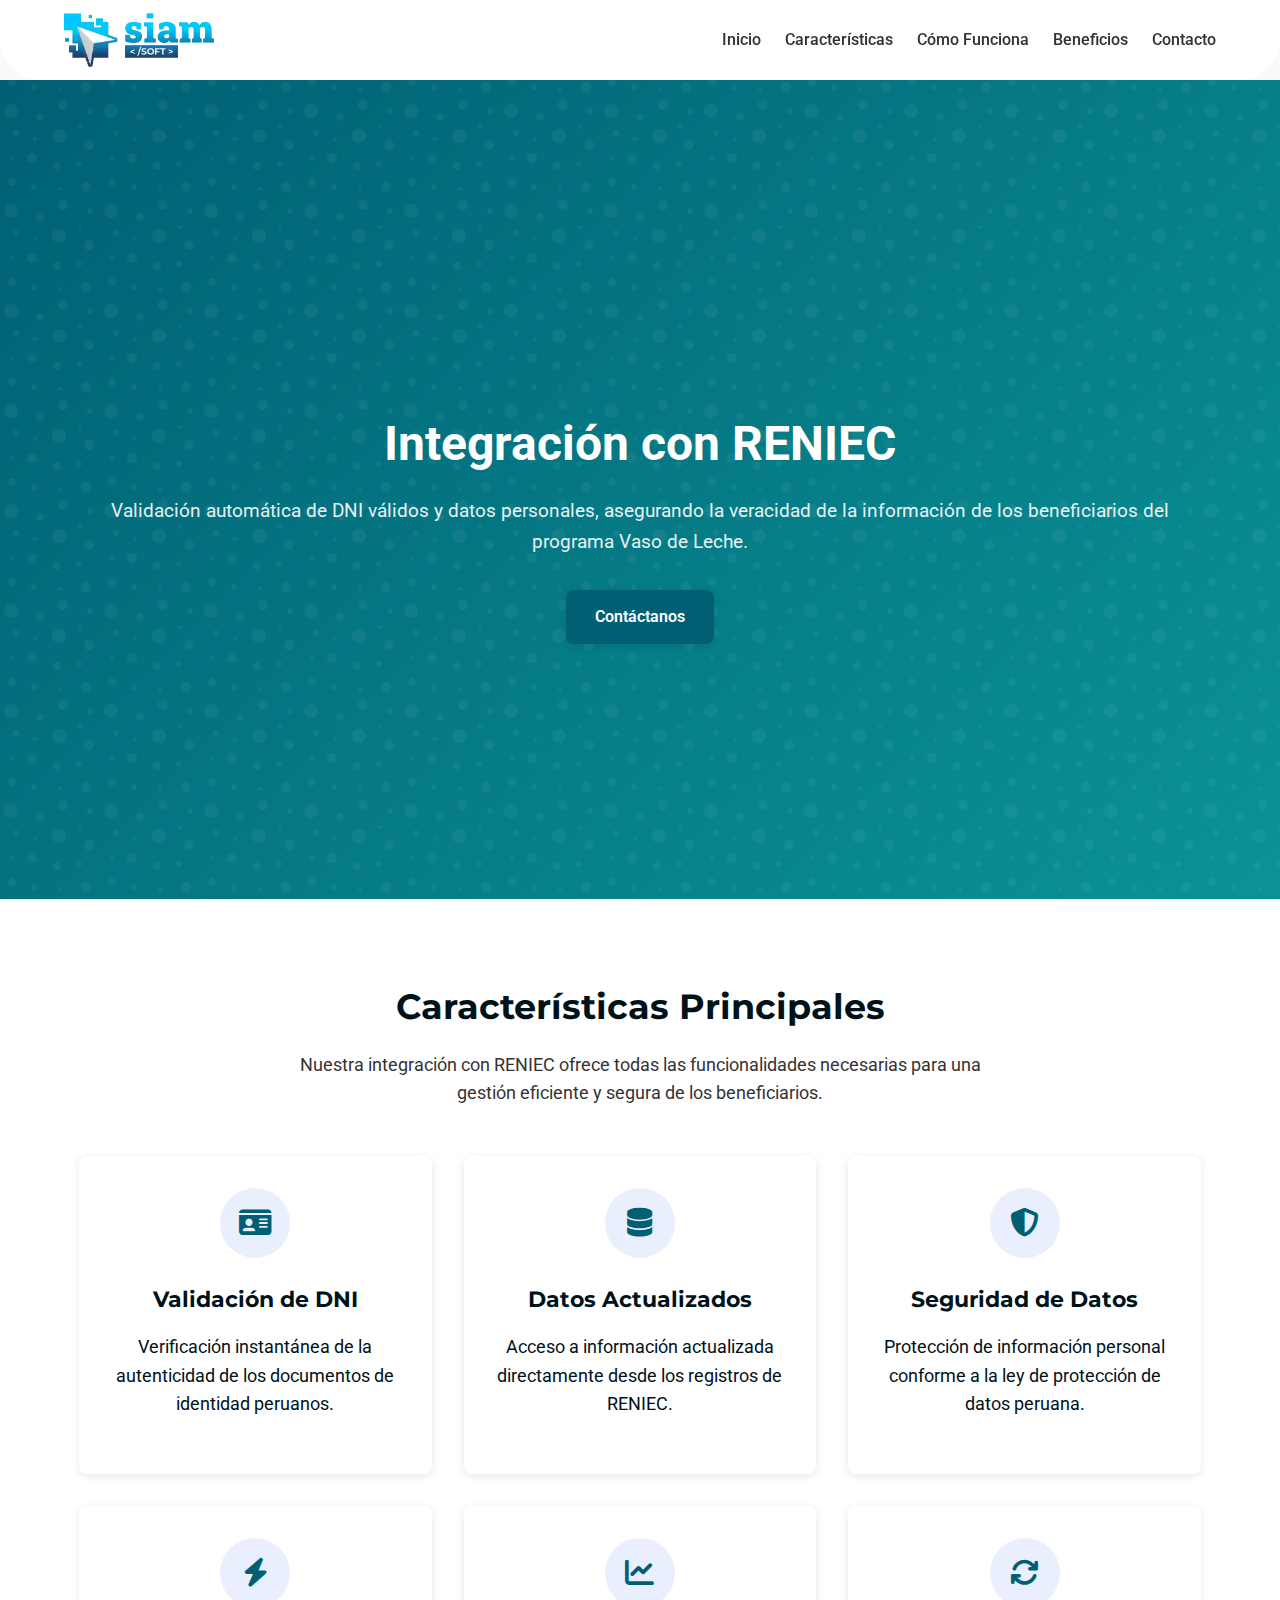
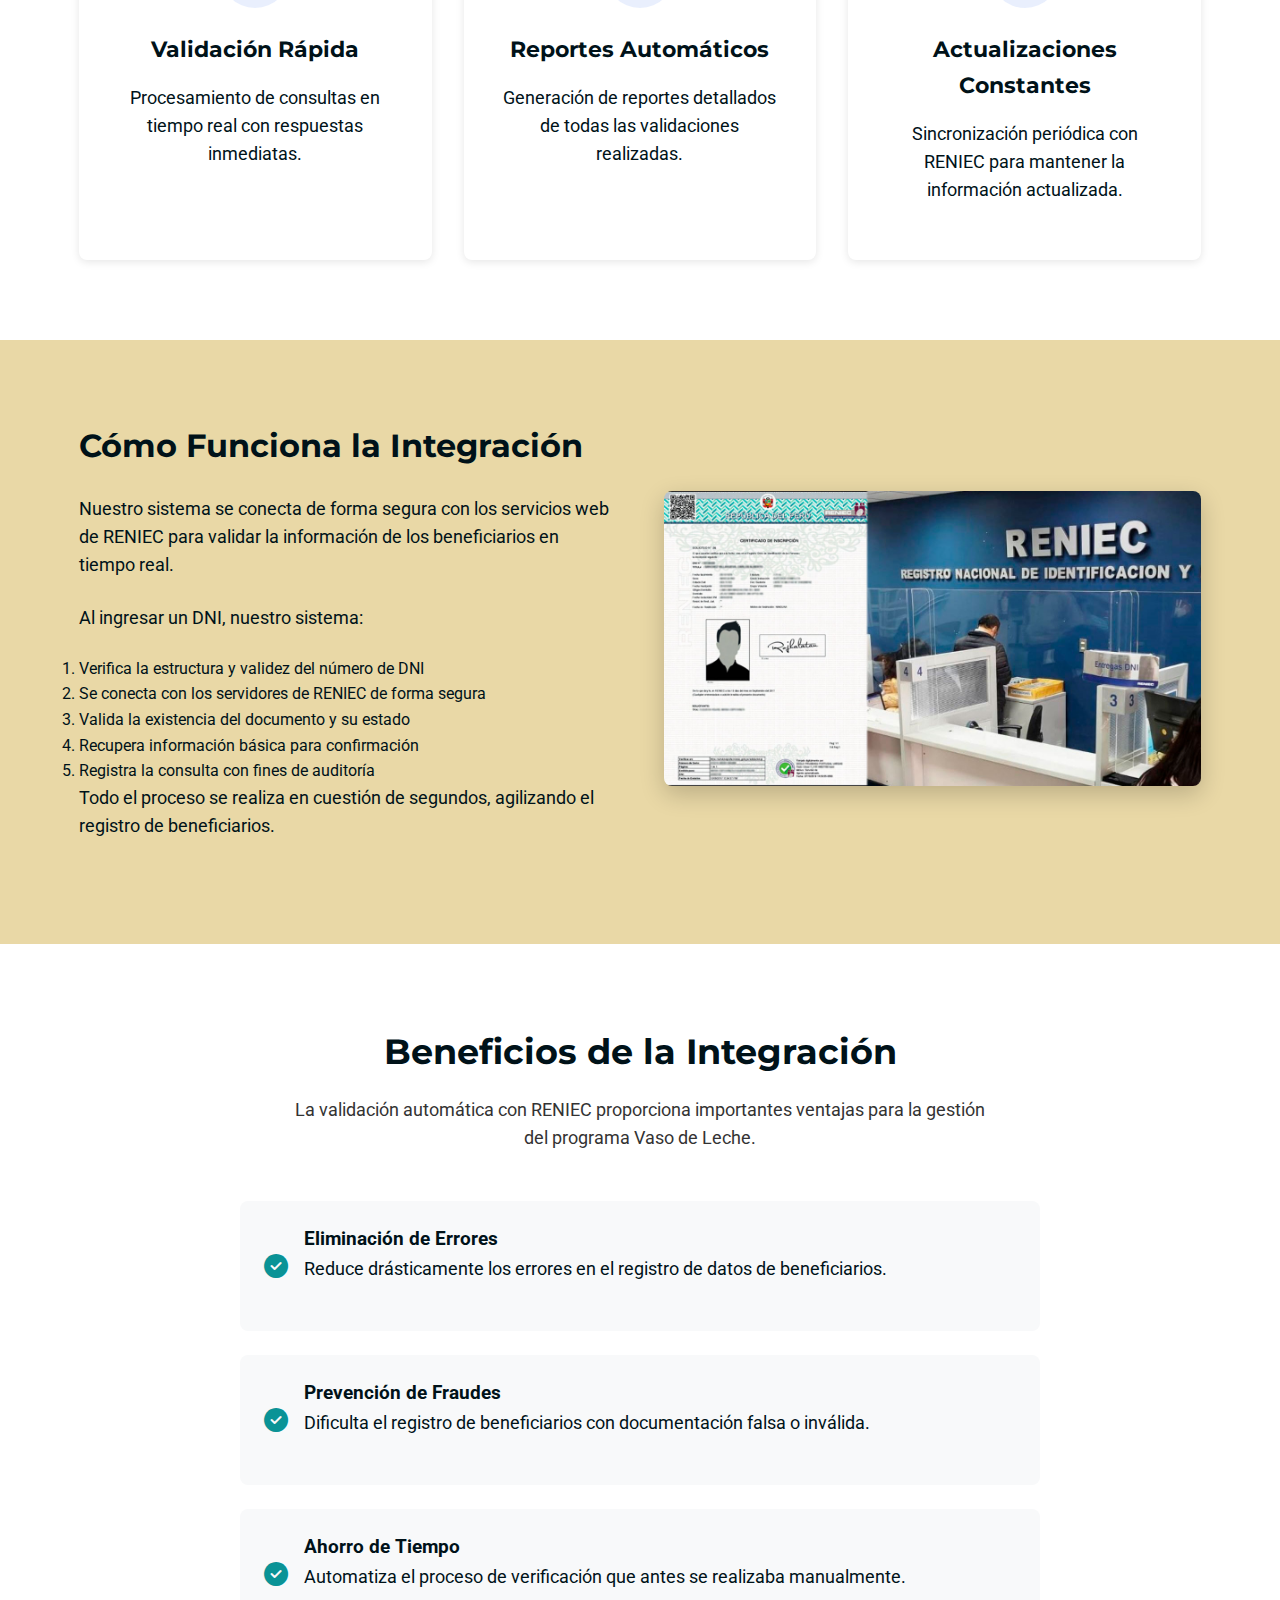
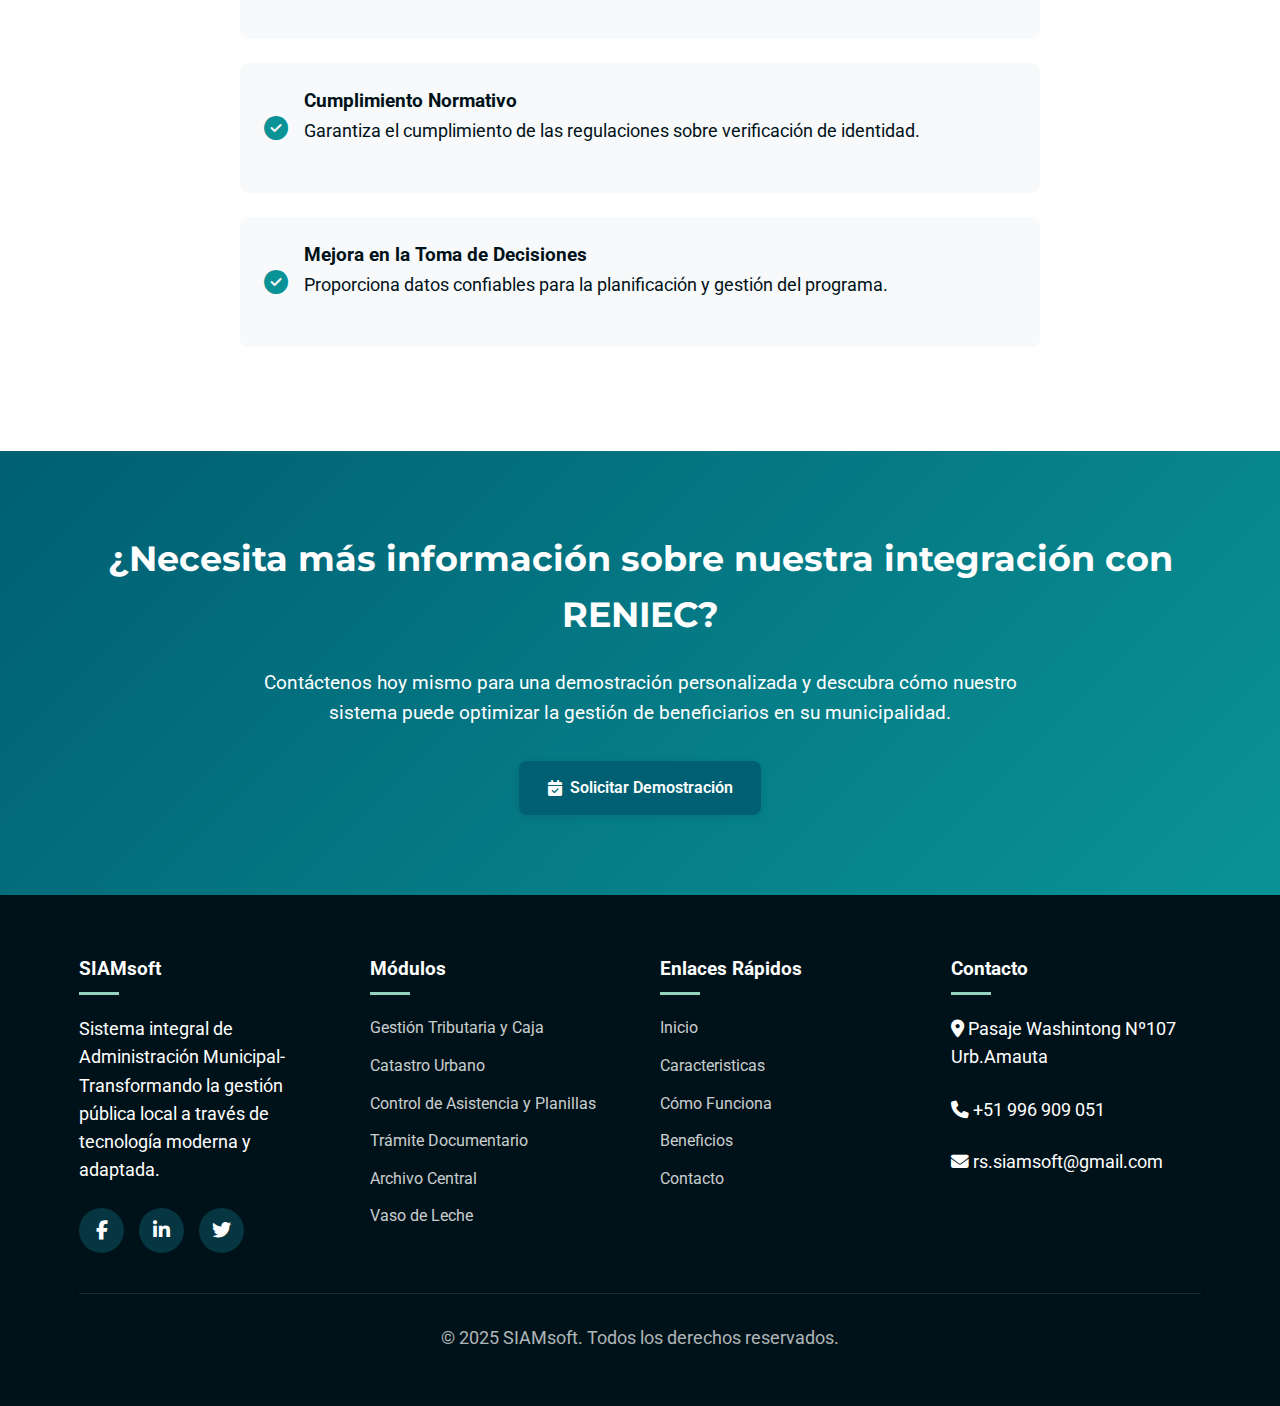
<file: proyecto3/integracion-reniec.html>
<!DOCTYPE html>
<html lang="es">

<head>
    <meta charset="UTF-8" />
    <meta name="viewport" content="width=device-width, initial-scale=1.0" />
    <title>Integración con RENIEC - SiamSoft Vaso de Leche</title>

    <!-- Enlaces a recursos externos -->
    <link rel="stylesheet" href="https://cdnjs.cloudflare.com/ajax/libs/font-awesome/6.4.0/css/all.min.css" />
    <link
        href="https://fonts.googleapis.com/css2?family=Montserrat:wght@400;500;600;700&family=Roboto:wght@300;400;500&display=swap"
        rel="stylesheet" />
    <link href="assets/iconos/mainico.png" rel="shortcut icon" type="image/png" />

    <style>
        /* Variables CSS */
        :root {
            --primary: #005f73;
            --secondary: #0a9396;
            --accent: #94d2bd;
            --dark: #001219;
            --light: #e9d8a6;
            --white: #ffffff;
            --text-color: #333333;
            --bg-color: #f8f9fa;
            --card-bg: #ffffff;
            --shadow-sm: 0 2px 8px rgba(0, 0, 0, 0.1);
            --shadow-md: 0 4px 12px rgba(0, 0, 0, 0.15);
            --shadow-lg: 0 8px 24px rgba(0, 0, 0, 0.2);
            --transition: all 0.3s ease;
            --radius: 8px;
            --gradient: linear-gradient(135deg, var(--primary) 0%, var(--secondary) 100%);
        }

        /* Estilos generales */
        * {
            margin: 0;
            padding: 0;
            box-sizing: border-box;
        }

        body {
            font-family: "Roboto", sans-serif;
            color: var(--dark);
            line-height: 1.6;
            background-color: var(--bg-color);
            overflow-x: hidden;
        }

        p {
            margin-bottom: 1.5rem;
            font-size: 1.1rem;
        }

        a {
            text-decoration: none;
        }

        .container {
            width: 90%;
            max-width: 1200px;
            margin: 0 auto;
            padding: 0 15px;
        }

        /* Barra social lateral */
        .social-bar-container {
            position: fixed;
            left: 0;
            top: 50%;
            transform: translateY(-50%) translateX(-30px);
            z-index: 2000;
            opacity: 0;
            animation: fadeSlideInLeft 1s ease-out forwards;
            animation-delay: 0.4s;
        }

        @keyframes fadeSlideInLeft {
            from {
                transform: translateY(-50%) translateX(-40px);
                opacity: 0;
                filter: blur(5px);
            }

            to {
                transform: translateY(-50%) translateX(0);
                opacity: 1;
                filter: blur(0);
            }
        }

        .social-bar {
            display: flex;
            flex-direction: column;
        }

        .social-link {
            display: flex;
            flex-direction: column;
            align-items: center;
            justify-content: center;
            width: 50px;
            height: 50px;
            position: relative;
            transition: all 0.4s ease;
            text-decoration: none;
        }

        .social-link i {
            font-size: 20px;
            color: #fff;
            transition: transform 0.3s ease;
        }

        .social-text {
            position: absolute;
            left: 100%;
            top: 50%;
            transform: translateY(-50%);
            padding: 5px 10px;
            border-radius: 0 4px 4px 0;
            white-space: nowrap;
            font-size: 14px;
            font-weight: 500;
            color: #333;
            opacity: 0;
            pointer-events: none;
            transition: all 0.4s ease;
            margin-left: 55px;
        }

        .social-link:hover {
            width: 60px;
            border-top-right-radius: 20px;
            border-bottom-right-radius: 20px;
        }

        .social-link:hover i {
            transform: scale(1.2);
        }

        .social-link:hover .social-text {
            opacity: 1;
            margin-left: 10px;
        }

        /* Colores específicos para cada red social */
        .social-facebook {
            background-color: #1877f2;
        }

        .social-tiktok {
            background-color: #000000;
        }

        .social-twitter {
            background-color: #1da1f2;
        }

        .social-youtube {
            background-color: #ff0000;
        }

        .social-web {
            background-color: #4caf50;
        }

        /* Barra de navegación */
        .navbar {
            position: fixed;
            top: 0;
            left: 0;
            width: 100%;
            padding: 1rem 5%;
            display: flex;
            justify-content: space-between;
            align-items: center;
            transition: all 0.5s ease;
            z-index: 1000;
            background-color: rgba(255, 255, 255, 0.9);
            backdrop-filter: blur(10px);
            -webkit-backdrop-filter: blur(10px);
            border-radius: 0px 0px 40px 40px;
            height: 80px;
        }

        .navbar.scrolled {
            background-color: rgba(255, 255, 255, 0.8);
            box-shadow: 0 5px 20px rgba(0, 0, 0, 0.2);
            padding: 0.8rem 5%;
        }

        .logo-container {
            display: flex;
            align-items: center;
            text-decoration: none;
        }

        .logo-img {
            width: 150px;
            height: auto;
            transition: all 0.3s ease;
        }

        .logo-img:hover {
            transform: scale(1.05);
        }

        .nav-links {
            display: flex;
            list-style: none;
        }

        .nav-links li {
            margin-left: 1.5rem;
        }

        .nav-links a {
            color: rgb(51, 50, 50);
            text-decoration: none;
            font-weight: 500;
            font-size: 1rem;
            transition: all 0.3s ease;
            position: relative;
            padding: 0.5rem 0;
            text-shadow: 1px 1px 3px rgba(250, 247, 247, 0.5);
        }

        .nav-links a::after {
            content: "";
            position: absolute;
            width: 0;
            height: 2px;
            background: rgb(14, 12, 12);
            bottom: 0;
            left: 0;
            transition: width 0.3s ease;
        }

        .nav-links a:hover::after {
            width: 100%;
        }

        /* Menú hamburguesa */
        .hamburger-menu {
            display: none;
            flex-direction: column;
            justify-content: space-between;
            width: 30px;
            height: 21px;
            cursor: pointer;
            z-index: 1000;
        }

        .hamburger-menu .bar {
            height: 3px;
            width: 100%;
            background-color: #333;
            border-radius: 10px;
            transition: all 0.3s ease;
        }

        /* Menú de navegación para móviles */
        .hamburger-menu.active .bar:nth-child(1) {
            transform: translateY(9px) rotate(45deg);
        }

        .hamburger-menu.active .bar:nth-child(2) {
            opacity: 0;
        }

        .hamburger-menu.active .bar:nth-child(3) {
            transform: translateY(-9px) rotate(-45deg);
        }

        /* Hero Section */
        .hero {
            background: var(--gradient);
            color: var(--white);
            padding: 180px 20px 100px;
            margin-top: 80px;
            display: flex;
            align-items: center;
            justify-content: center;
            min-height: 91vh;
        }

        .hero-bg {
            position: absolute;
            top: 0;
            right: 0;
            bottom: 0;
            left: 0;
            opacity: 0.05;
            background: url("data:image/svg+xml,%3Csvg width='100' height='100' viewBox='0 0 100 100' xmlns='http://www.w3.org/2000/svg'%3E%3Cpath d='M11 18c3.866 0 7-3.134 7-7s-3.134-7-7-7-7 3.134-7 7 3.134 7 7 7zm48 25c3.866 0 7-3.134 7-7s-3.134-7-7-7-7 3.134-7 7 3.134 7 7 7zm-43-7c1.657 0 3-1.343 3-3s-1.343-3-3-3-3 1.343-3 3 1.343 3 3 3zm63 31c1.657 0 3-1.343 3-3s-1.343-3-3-3-3 1.343-3 3 1.343 3 3 3zM34 90c1.657 0 3-1.343 3-3s-1.343-3-3-3-3 1.343-3 3 1.343 3 3 3zm56-76c1.657 0 3-1.343 3-3s-1.343-3-3-3-3 1.343-3 3 1.343 3 3 3zM12 86c2.21 0 4-1.79 4-4s-1.79-4-4-4-4 1.79-4 4 1.79 4 4 4zm28-65c2.21 0 4-1.79 4-4s-1.79-4-4-4-4 1.79-4 4 1.79 4 4 4zm23-11c2.76 0 5-2.24 5-5s-2.24-5-5-5-5 2.24-5 5 2.24 5 5 5zm-6 60c2.21 0 4-1.79 4-4s-1.79-4-4-4-4 1.79-4 4 1.79 4 4 4zm29 22c2.76 0 5-2.24 5-5s-2.24-5-5-5-5 2.24-5 5 2.24 5 5 5zM32 63c2.76 0 5-2.24 5-5s-2.24-5-5-5-5 2.24-5 5 2.24 5 5 5zm57-13c2.76 0 5-2.24 5-5s-2.24-5-5-5-5 2.24-5 5 2.24 5 5 5zm-9-21c1.105 0 2-.895 2-2s-.895-2-2-2-2 .895-2 2 .895 2 2 2zM60 91c1.105 0 2-.895 2-2s-.895-2-2-2-2 .895-2 2 .895 2 2 2zM35 41c1.105 0 2-.895 2-2s-.895-2-2-2-2 .895-2 2 .895 2 2 2zM12 60c1.105 0 2-.895 2-2s-.895-2-2-2-2 .895-2 2 .895 2 2 2z' fill='%23ffffff' fill-opacity='1' fill-rule='evenodd'/%3E%3C/svg%3E");
        }

        .hero-content {
            display: flex;
            align-items: center;
            gap: 3rem;
            position: relative;
            z-index: 2;
        }

        .hero-text {
            flex: 1;
            text-align: center;
            display: flex;
            flex-direction: column;
            align-items: center;
            justify-content: center;
        }

        .hero-image {
            flex: 1;
            display: flex;
            justify-content: center;
            align-items: center;
        }

        .hero h1 {
            font-size: 3rem;
            margin-bottom: 1.5rem;
            line-height: 1.2;
            width: 100%;
        }

        .hero p {
            font-size: 1.2rem;
            margin-bottom: 2rem;
            opacity: 0.9;
            width: 100%;
        }

        .hero-actions {
            display: flex;
            flex-wrap: wrap;
            gap: 1rem;
            justify-content: center;
        }

        .btn {
            display: inline-flex;
            align-items: center;
            gap: 0.5rem;
            background-color: var(--primary);
            color: white;
            padding: 0.9rem 1.8rem;
            border-radius: 8px;
            text-decoration: none;
            font-weight: 600;
            transition: all 0.3s ease;
            box-shadow: var(--shadow-sm);
            border: none;
            cursor: pointer;
        }

        .btn:hover {
            transform: translateY(-3px);
            box-shadow: 0 10px 20px rgba(148, 210, 189, 0.3);
        }

        .btn-outline {
            background: var(--primary);
            border: 2px solid white;
            color: white;
        }

        .dashboard-preview {
            border-radius: 12px;
            transform: perspective(1000px) rotateY(-10deg) rotateX(5deg);
            transition: all 0.5s ease;
            box-shadow: 0 0 0 2px rgba(255, 255, 255, 0.3), var(--shadow-md);
            background: rgba(255, 255, 255, 0.1);
        }

        .dashboard-preview:hover {
            transform: perspective(1000px) rotateY(0) rotateX(0);
            box-shadow: 0 0 0 3px rgba(255, 255, 255, 0.5), 0 15px 30px rgba(0, 0, 0, 0.2);
        }

        .dashboard-preview img {
            display: block;
            width: 100%;
            height: auto;
            border-radius: 8px;
        }

        .dashboard-header {
            display: flex;
            gap: 0.5rem;
            margin-bottom: 1rem;
        }

        .dashboard-dot {
            width: 12px;
            height: 12px;
            border-radius: 50%;
        }

        .dashboard-dot:nth-child(1) {
            background: #ff5f56;
        }

        .dashboard-dot:nth-child(2) {
            background: #ffbd2e;
        }

        .dashboard-dot:nth-child(3) {
            background: #27ca3f;
        }

        .dashboard-content {
            background: linear-gradient(135deg, #f8fafc 0%, #e2e8f0 100%);
            border-radius: 8px;
            height: 250px;
            display: flex;
            align-items: center;
            justify-content: center;
            color: var(--text-color);
            font-weight: 500;
        }

        /* Animaciones */
        @keyframes fadeIn {
            from {
                opacity: 0;
                transform: translateY(20px);
            }

            to {
                opacity: 1;
                transform: translateY(0);
            }
        }

        .fade-in {
            animation: fadeIn 1s ease forwards;
        }

        .delay-1 {
            animation-delay: 0.3s;
        }

        /* Features Section */
        .features {
            padding: 5rem 0;
            background: white;
        }

        .section-title {
            text-align: center;
            margin-bottom: 3rem;
        }

        .section-title h2 {
            font-family: "Montserrat", sans-serif;
            font-size: 2.2rem;
            color: var(--dark);
            margin-bottom: 1rem;
        }

        .section-title p {
            color: var(--text-color);
            font-size: 1.1rem;
            max-width: 700px;
            margin: 0 auto;
        }

        .features-grid {
            display: grid;
            grid-template-columns: repeat(auto-fit, minmax(300px, 1fr));
            gap: 2rem;
        }

        .feature-card {
            background: white;
            border-radius: var(--radius);
            padding: 2rem;
            box-shadow: var(--shadow-sm);
            transition: var(--transition);
            text-align: center;
        }

        .feature-card:hover {
            transform: translateY(-5px);
            box-shadow: var(--shadow-md);
        }

        .feature-icon {
            width: 70px;
            height: 70px;
            background: rgba(37, 99, 235, 0.1);
            border-radius: 50%;
            display: flex;
            align-items: center;
            justify-content: center;
            margin: 0 auto 1.5rem;
            color: var(--primary);
            font-size: 1.8rem;
        }

        .feature-card h3 {
            font-family: "Montserrat", sans-serif;
            font-size: 1.4rem;
            margin-bottom: 1rem;
            color: var(--dark);
        }

        /* Demo Section */
        .demo {
            padding: 5rem 0;
            background: var(--light);
        }

        .demo-content {
            display: flex;
            align-items: center;
            gap: 3rem;
        }

        .demo-text {
            flex: 1;
        }

        .demo-text h2 {
            font-family: "Montserrat", sans-serif;
            font-size: 2rem;
            margin-bottom: 1.5rem;
            color: var(--dark);
        }

        .demo-image {
            flex: 1;
            text-align: center;
        }

        .demo-image img {
            max-width: 100%;
            border-radius: var(--radius);
            box-shadow: var(--shadow-lg);
        }

        /* Benefits Section */
        .benefits {
            padding: 5rem 0;
            background: white;
        }

        .benefits-list {
            list-style: none;
            max-width: 800px;
            margin: 0 auto;
        }

        .benefits-list li {
            margin-bottom: 1.5rem;
            padding: 1.5rem;
            background: var(--bg-color);
            border-radius: var(--radius);
            display: flex;
            align-items: center;
            gap: 1rem;
        }

        .benefits-list li i {
            color: var(--secondary);
            font-size: 1.5rem;
        }

        /* CTA Section */
        .cta {
            padding: 5rem 0;
            background: var(--gradient);
            color: white;
            text-align: center;
        }

        .cta h2 {
            font-family: "Montserrat", sans-serif;
            font-size: 2.2rem;
            margin-bottom: 1.5rem;
        }

        .cta p {
            font-size: 1.2rem;
            margin-bottom: 2rem;
            max-width: 800px;
            margin-left: auto;
            margin-right: auto;
        }

        /* Footer */
        footer {
            background: var(--dark);
            color: white;
            padding: 60px 0 30px;
        }

        .footer-content {
            display: flex;
            justify-content: space-between;
            flex-wrap: wrap;
            gap: 40px;
            margin-bottom: 40px;
        }

        .footer-column {
            flex: 1;
            min-width: 250px;
        }

        .footer-column h3 {
            color: white;
            margin-bottom: 20px;
            position: relative;
            padding-bottom: 10px;
        }

        .footer-column h3:after {
            content: "";
            position: absolute;
            bottom: 0;
            left: 0;
            width: 40px;
            height: 3px;
            background: var(--accent);
        }

        .footer-links {
            list-style: none;
        }

        .footer-links li {
            margin-bottom: 12px;
        }

        .footer-links a {
            color: rgba(255, 255, 255, 0.8);
            text-decoration: none;
            transition: var(--transition);
        }

        .footer-links a:hover {
            color: white;
            padding-left: 5px;
        }

        .footer-bottom {
            text-align: center;
            padding-top: 30px;
            border-top: 1px solid rgba(255, 255, 255, 0.1);
            color: rgba(255, 255, 255, 0.7);
        }

        .footer-social-links {
            display: flex;
            gap: 15px;
            margin-top: 20px;
        }

        .footer-social-links a {
            display: flex;
            justify-content: center;
            align-items: center;
            width: 45px;
            height: 45px;
            background-color: rgba(29, 201, 231, 0.2);
            border-radius: 50%;
            color: white;
            transition: all 0.3s ease;
            font-size: 1.2rem;
        }

        .footer-social-links a:hover {
            background-color: var(--primary);
            color: var(--white);
            transform: translateY(-3px);
        }

        /* Responsive */
        @media (max-width: 768px) {
            .navbar {
                padding: 0.8rem 5%;
            }

            .nav-links {
                position: fixed;
                top: 0;
                right: -100%;
                width: 70%;
                height: 100vh;
                background: rgba(0, 0, 0, 0.9);
                backdrop-filter: blur(10px);
                flex-direction: column;
                justify-content: center;
                align-items: center;
                transition: right 0.5s ease;
                z-index: 999;
            }

            .nav-links.active {
                right: 0;
            }

            .nav-links li {
                margin: 1.5rem 0;
            }

            .nav-links a {
                font-size: 1.2rem;
                color: white;
            }

            .hamburger-menu {
                display: flex;
            }

            .demo-content {
                flex-direction: column;
            }

            .hero h1 {
                font-size: 2rem;
            }

            .hero-content {
                flex-direction: column;
                text-align: center;
            }

            .social-bar-container {
                top: auto;
                bottom: 80px;
                left: 50%;
                transform: translateX(-50%) translateY(100px);
                animation: fadeSlideInBottom 1s ease-out forwards;
                animation-delay: 0.4s;
            }

            @keyframes fadeSlideInBottom {
                from {
                    transform: translateX(-50%) translateY(120px);
                    opacity: 0;
                    filter: blur(5px);
                }

                to {
                    transform: translateX(-50%) translateY(0);
                    opacity: 1;
                    filter: blur(0);
                }
            }

            .social-bar {
                flex-direction: row;
                border-radius: 12px 12px 0 0;
                width: max-content;
                max-width: 100vw;
                overflow-x: auto;
                -webkit-overflow-scrolling: touch;
            }

            .social-link {
                width: 45px;
                height: 45px;
            }

            .social-link:hover {
                width: 45px;
                height: 55px;
                border-radius: 0;
            }

            .social-text {
                position: fixed;
                left: 50%;
                top: auto;
                bottom: 130px;
                transform: translateX(-50%);
                background-color: rgba(0, 0, 0, 0.8);
                color: white;
                padding: 8px 12px;
                border-radius: 6px;
                font-size: 12px;
                margin-left: 0;
                white-space: nowrap;
                z-index: 2001;
            }

            .social-link:hover .social-text {
                opacity: 1;
                margin-left: 0;
            }

            .footer-content {
                flex-direction: column;
                gap: 30px;
            }

            .footer-column {
                min-width: 100%;
                text-align: center;
            }

            .footer-column h3:after {
                left: 50%;
                transform: translateX(-50%);
            }

            .footer-social-links {
                justify-content: center;
            }
        }
    </style>
</head>

<body>
    <!-- Barra Social Izquierda -->
    <div class="social-bar-container">
        <div class="social-bar">
            <a href="https://www.facebook.com/SIAMSoftSftwareparamunicipalidades/" target="_blank"
                class="social-link social-facebook">
                <i class="fab fa-facebook-f"></i>
                <span class="social-text">Facebook</span>
            </a>
            <a href="https://www.tiktok.com/@siamsoft_peru" target="_blank" class="social-link social-tiktok">
                <i class="fab fa-tiktok"></i>
                <span class="social-text">TikTok</span>
            </a>
            <a href="https://x.com/siamsoft" target="_blank" class="social-link social-twitter">
                <i class="fab fa-twitter"></i>
                <span class="social-text">Twitter</span>
            </a>
            <a href="https://www.youtube.com/@siamsoft" target="_blank" class="social-link social-youtube">
                <i class="fab fa-youtube"></i>
                <span class="social-text">YouTube</span>
            </a>
            <a href="https://franklindevs.github.io/Pagina-Web-Principal-SIAMsoft/" class="social-link social-web">
                <i class="fas fa-globe"></i>
                <span class="social-text">Web</span>
            </a>
        </div>
    </div>

    <!-- Barra de Navegación Principal -->
    <nav class="navbar" id="navbar">
        <a href="index.html" class="logo-container">
            <img src="assets/imagenes/logo_azul.png" width="150px" alt="Siam Logo" class="logo-img" />
        </a>

        <ul class="nav-links" id="nav-links">
            <li><a href="#inicio">Inicio</a></li>
            <li><a href="#caracteristicas">Características</a></li>
            <li><a href="#como-funciona">Cómo Funciona</a></li>
            <li><a href="#beneficios">Beneficios</a></li>
            <li><a href="#contacto">Contacto</a></li>
        </ul>

        <div class="hamburger-menu" id="hamburger-menu">
            <div class="bar"></div>
            <div class="bar"></div>
            <div class="bar"></div>
        </div>
    </nav>

    <!-- Hero Section -->
    <section class="hero" id="inicio">
        <div class="hero-bg"></div>
        <div class="container">
            <div class="hero-content">
                <div class="hero-text">
                    <h1>Integración con RENIEC</h1>
                    <p>
                        Validación automática de DNI válidos y datos personales,
                        asegurando la veracidad de la información de los beneficiarios del
                        programa Vaso de Leche.
                    </p>
                    <div class="hero-actions">
                        <a href="https://wa.me/51996909051?text=hola,%20deseo%20más%20información%20sobre%20el%20vaso%20de%20leche"
                            class="btn" target="_blank" rel="noopener">Contáctanos</a>
                    </div>
                </div>
            </div>
        </div>
    </section>

    <!-- Features Section -->
    <section class="features" id="caracteristicas">
        <div class="container">
            <div class="section-title">
                <h2>Características Principales</h2>
                <p>
                    Nuestra integración con RENIEC ofrece todas las funcionalidades
                    necesarias para una gestión eficiente y segura de los beneficiarios.
                </p>
            </div>
            <div class="features-grid">
                <div class="feature-card">
                    <div class="feature-icon">
                        <i class="fas fa-id-card"></i>
                    </div>
                    <h3>Validación de DNI</h3>
                    <p>
                        Verificación instantánea de la autenticidad de los documentos de
                        identidad peruanos.
                    </p>
                </div>
                <div class="feature-card">
                    <div class="feature-icon">
                        <i class="fas fa-database"></i>
                    </div>
                    <h3>Datos Actualizados</h3>
                    <p>
                        Acceso a información actualizada directamente desde los registros
                        de RENIEC.
                    </p>
                </div>
                <div class="feature-card">
                    <div class="feature-icon">
                        <i class="fas fa-shield-alt"></i>
                    </div>
                    <h3>Seguridad de Datos</h3>
                    <p>
                        Protección de información personal conforme a la ley de protección
                        de datos peruana.
                    </p>
                </div>
                <div class="feature-card">
                    <div class="feature-icon">
                        <i class="fas fa-bolt"></i>
                    </div>
                    <h3>Validación Rápida</h3>
                    <p>
                        Procesamiento de consultas en tiempo real con respuestas
                        inmediatas.
                    </p>
                </div>
                <div class="feature-card">
                    <div class="feature-icon">
                        <i class="fas fa-chart-line"></i>
                    </div>
                    <h3>Reportes Automáticos</h3>
                    <p>
                        Generación de reportes detallados de todas las validaciones
                        realizadas.
                    </p>
                </div>
                <div class="feature-card">
                    <div class="feature-icon">
                        <i class="fas fa-sync"></i>
                    </div>
                    <h3>Actualizaciones Constantes</h3>
                    <p>
                        Sincronización periódica con RENIEC para mantener la información
                        actualizada.
                    </p>
                </div>
            </div>
        </div>
    </section>

    <!-- Demo Section -->
    <section class="demo" id="como-funciona">
        <div class="container">
            <div class="demo-content">
                <div class="demo-text">
                    <h2>Cómo Funciona la Integración</h2>
                    <p>
                        Nuestro sistema se conecta de forma segura con los servicios web
                        de RENIEC para validar la información de los beneficiarios en
                        tiempo real.
                    </p>
                    <p>Al ingresar un DNI, nuestro sistema:</p>
                    <ol>
                        <li>Verifica la estructura y validez del número de DNI</li>
                        <li>Se conecta con los servidores de RENIEC de forma segura</li>
                        <li>Valida la existencia del documento y su estado</li>
                        <li>Recupera información básica para confirmación</li>
                        <li>Registra la consulta con fines de auditoría</li>
                    </ol>
                    <p>
                        Todo el proceso se realiza en cuestión de segundos, agilizando el
                        registro de beneficiarios.
                    </p>
                </div>
                <div class="demo-image">
                    <img src="assets/imagenes/index/integracion-reniec.jpg"
                        alt="Demostración Integración RENIEC" />
                </div>
            </div>
        </div>
    </section>

    <!-- Benefits Section -->
    <section class="benefits" id="beneficios">
        <div class="container">
            <div class="section-title">
                <h2>Beneficios de la Integración</h2>
                <p>
                    La validación automática con RENIEC proporciona importantes ventajas
                    para la gestión del programa Vaso de Leche.
                </p>
            </div>
            <ul class="benefits-list">
                <li>
                    <i class="fas fa-check-circle"></i>
                    <div>
                        <h3>Eliminación de Errores</h3>
                        <p>
                            Reduce drásticamente los errores en el registro de datos de
                            beneficiarios.
                        </p>
                    </div>
                </li>
                <li>
                    <i class="fas fa-check-circle"></i>
                    <div>
                        <h3>Prevención de Fraudes</h3>
                        <p>
                            Dificulta el registro de beneficiarios con documentación falsa o
                            inválida.
                        </p>
                    </div>
                </li>
                <li>
                    <i class="fas fa-check-circle"></i>
                    <div>
                        <h3>Ahorro de Tiempo</h3>
                        <p>
                            Automatiza el proceso de verificación que antes se realizaba
                            manualmente.
                        </p>
                    </div>
                </li>
                <li>
                    <i class="fas fa-check-circle"></i>
                    <div>
                        <h3>Cumplimiento Normativo</h3>
                        <p>
                            Garantiza el cumplimiento de las regulaciones sobre verificación
                            de identidad.
                        </p>
                    </div>
                </li>
                <li>
                    <i class="fas fa-check-circle"></i>
                    <div>
                        <h3>Mejora en la Toma de Decisiones</h3>
                        <p>
                            Proporciona datos confiables para la planificación y gestión del
                            programa.
                        </p>
                    </div>
                </li>
            </ul>
        </div>
    </section>

    <!-- CTA Section -->
    <section class="cta" id="contacto">
        <div class="container">
            <h2>¿Necesita más información sobre nuestra integración con RENIEC?</h2>
            <p>
                Contáctenos hoy mismo para una demostración personalizada y descubra
                cómo nuestro sistema puede optimizar la gestión de beneficiarios en su
                municipalidad.
            </p>
            <a href="https://wa.me/51996909051?text=Hola,%20deseo%20más%20información%20sobre%20la%20integración%20con%20RENIEC"
                class="btn">
                <i class="fas fa-calendar-check"></i> Solicitar Demostración
            </a>
        </div>
    </section>

    <!------ PIE DE PAGINA (FOOTER) -->
    <footer>
        <div class="container">
            <div class="footer-content">
                <div class="footer-column">
                    <h3>SIAMsoft</h3>
                    <p>
                        Sistema integral de Administración Municipal-Transformando la
                        gestión pública local a través de tecnología moderna y adaptada.
                    </p>
                    <div class="footer-social-links">
                        <a href="https://www.facebook.com/SIAMSoftSftwareparamunicipalidades/" target="_blank"><i
                                class="fab fa-facebook-f"></i></a>
                        <a href="https://www.linkedin.com/in/roberto-centeno-chicani-027a6612a/?originalSubdomain=pe"
                            target="_blank"><i class="fab fa-linkedin-in"></i></a>
                        <a href="https://x.com/siamsoft" target="_blank"><i class="fab fa-twitter"></i></a>
                    </div>
                </div>

                <div class="footer-column">
                    <h3>Módulos</h3>
                    <ul class="footer-links">
                        <li>
                            <a href="https://nixi32.github.io/gestion_tributaria/pagina_siam/index.html">Gestión
                                Tributaria y Caja</a>
                        </li>
                        <li>
                            <a href="https://shisui9569.github.io/urbano/catastro/cat.html">Catastro Urbano</a>
                        </li>
                        <li>
                            <a href="https://shisui9569.github.io/planilla/planillas/index.html">Control de Asistencia y
                                Planillas</a>
                        </li>
                        <li>
                            <a href="https://franklindevs.github.io/Proyectos/tramite-documentario/index.html">Trámite
                                Documentario</a>
                        </li>
                        <li><a href="#">Archivo Central</a></li>
                        <li><a href="#">Vaso de Leche</a></li>
                    </ul>
                </div>

                <div class="footer-column">
                    <h3>Enlaces Rápidos</h3>
                    <ul class="footer-links">
                        <li><a href="#inicio">Inicio</a></li>
                        <li><a href="#caracteristicas">Caracteristicas</a></li>
                        <li><a href="#como-funciona">Cómo Funciona</a></li>
                        <li><a href="#beneficios">Beneficios</a></li>
                        <li><a href="#contacto">Contacto</a></li>
                    </ul>
                </div>

                <div class="footer-column">
                    <h3>Contacto</h3>
                    <p>
                        <i class="fas fa-map-marker-alt"></i> Pasaje Washintong Nº107
                        Urb.Amauta
                    </p>
                    <p><i class="fas fa-phone"></i> +51 996 909 051</p>
                    <p><i class="fas fa-envelope"></i> rs.siamsoft@gmail.com</p>
                </div>
            </div>

            <div class="footer-bottom">
                <p>&copy; 2025 SIAMsoft. Todos los derechos reservados.</p>
            </div>
        </div>
    </footer>

    <script>
        // Función para configurar el menú hamburguesa
        function setupHamburgerMenu() {
            const hamburgerMenu = document.getElementById("hamburger-menu");
            const navLinks = document.getElementById("nav-links");

            if (!hamburgerMenu || !navLinks) return;

            hamburgerMenu.addEventListener("click", function () {
                // Alternar clase active en el menú hamburguesa
                this.classList.toggle("active");

                // Alternar clase active en los enlaces de navegación
                navLinks.classList.toggle("active");

                // Prevenir scroll del body cuando el menú está abierto
                document.body.style.overflow = navLinks.classList.contains("active") ? "hidden" : "";
            });

            // Cerrar menú al hacer clic en un enlace
            const navItems = navLinks.querySelectorAll("a");
            navItems.forEach(item => {
                item.addEventListener("click", () => {
                    hamburgerMenu.classList.remove("active");
                    navLinks.classList.remove("active");
                    document.body.style.overflow = "";
                });
            });

            // Cerrar menú al hacer clic fuera
            document.addEventListener("click", (event) => {
                const isClickInsideNav = navLinks.contains(event.target);
                const isClickOnHamburger = hamburgerMenu.contains(event.target);

                if (!isClickInsideNav && !isClickOnHamburger && navLinks.classList.contains("active")) {
                    hamburgerMenu.classList.remove("active");
                    navLinks.classList.remove("active");
                    document.body.style.overflow = "";
                }
            });
        }

        // Smooth scrolling for anchor links
        document.querySelectorAll('a[href^="#"]').forEach((anchor) => {
            anchor.addEventListener("click", function (e) {
                e.preventDefault();

                const targetId = this.getAttribute("href");
                if (targetId === "#") return;

                const targetElement = document.querySelector(targetId);
                if (targetElement) {
                    window.scrollTo({
                        top: targetElement.offsetTop - 80,
                        behavior: "smooth",
                    });
                }
            });
        });

        // Sticky header
        window.addEventListener("scroll", function () {
            const navbar = document.getElementById("navbar");
            if (window.scrollY > 50) {
                navbar.classList.add("scrolled");
            } else {
                navbar.classList.remove("scrolled");
            }
        });

        // Inicializar el menú hamburguesa cuando el DOM esté cargado
        document.addEventListener("DOMContentLoaded", function () {
            setupHamburgerMenu();
        });
    </script>
</body>

</html>
</file>
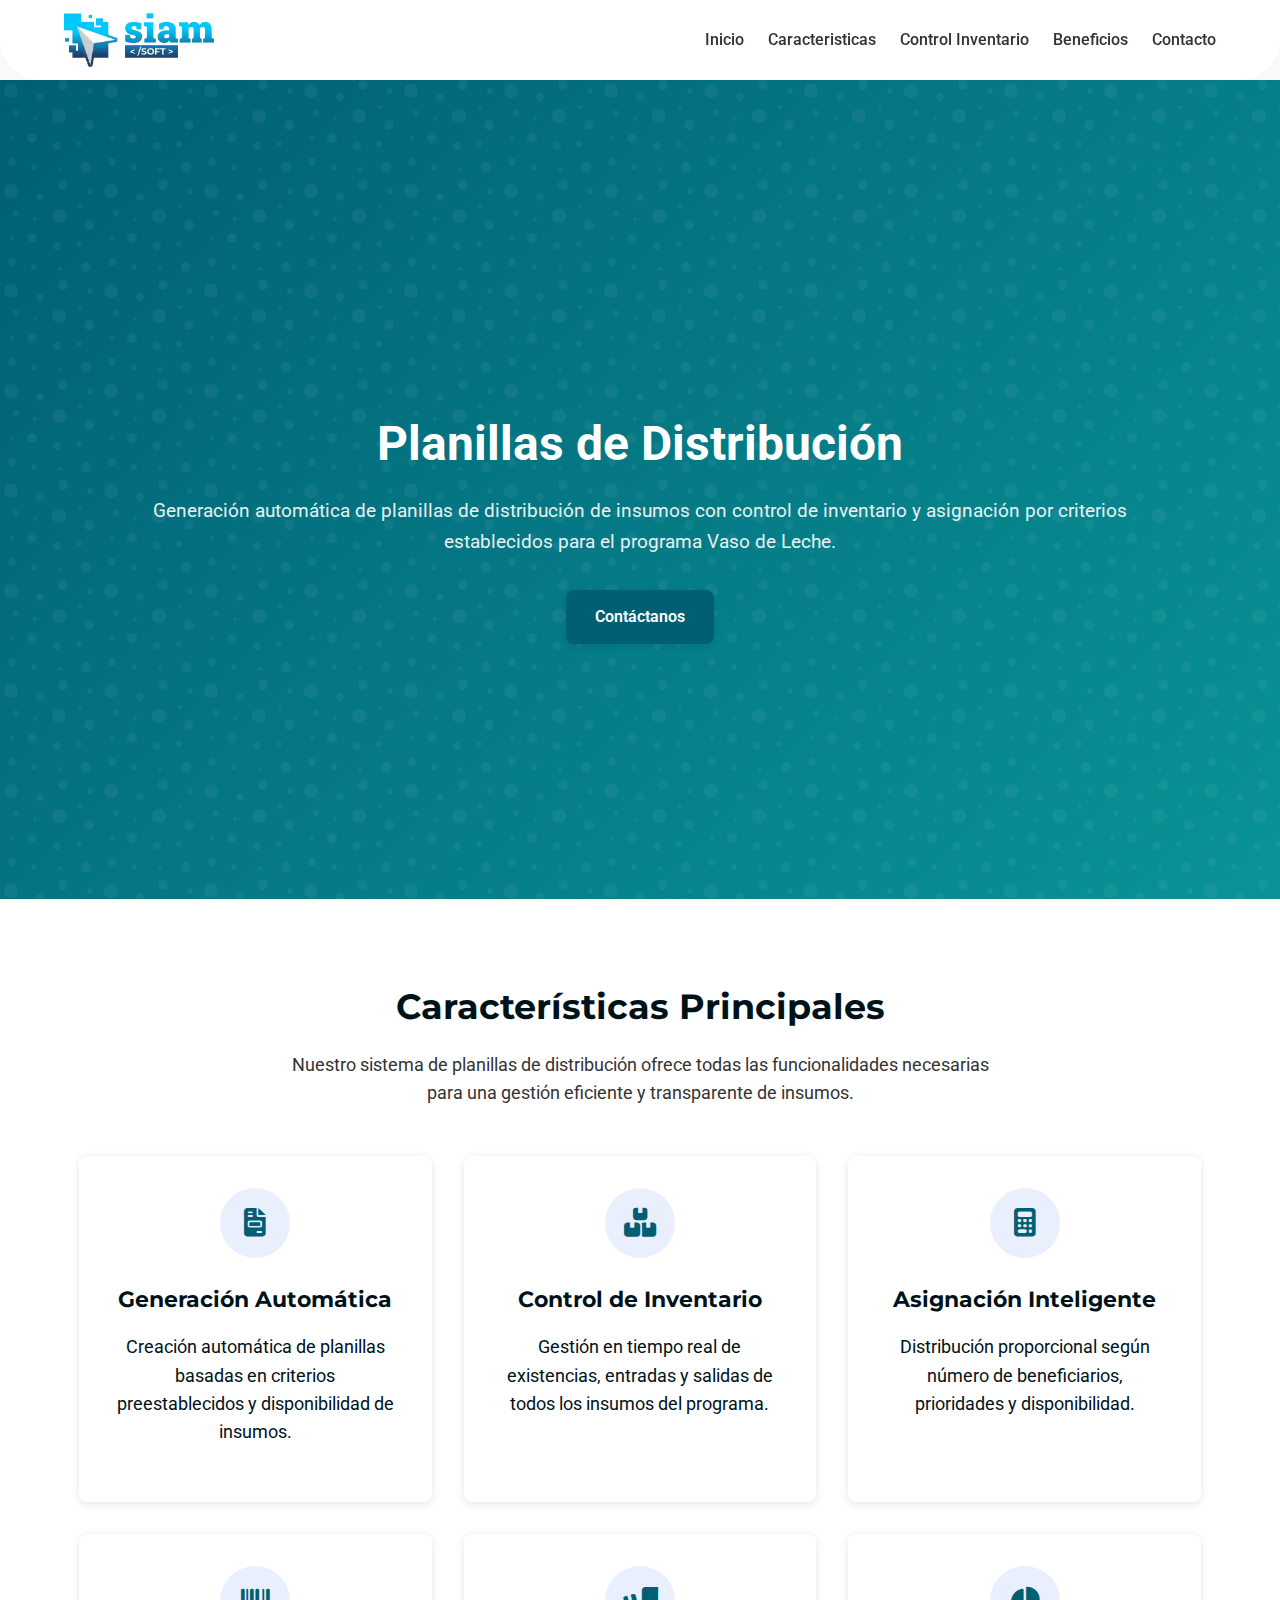
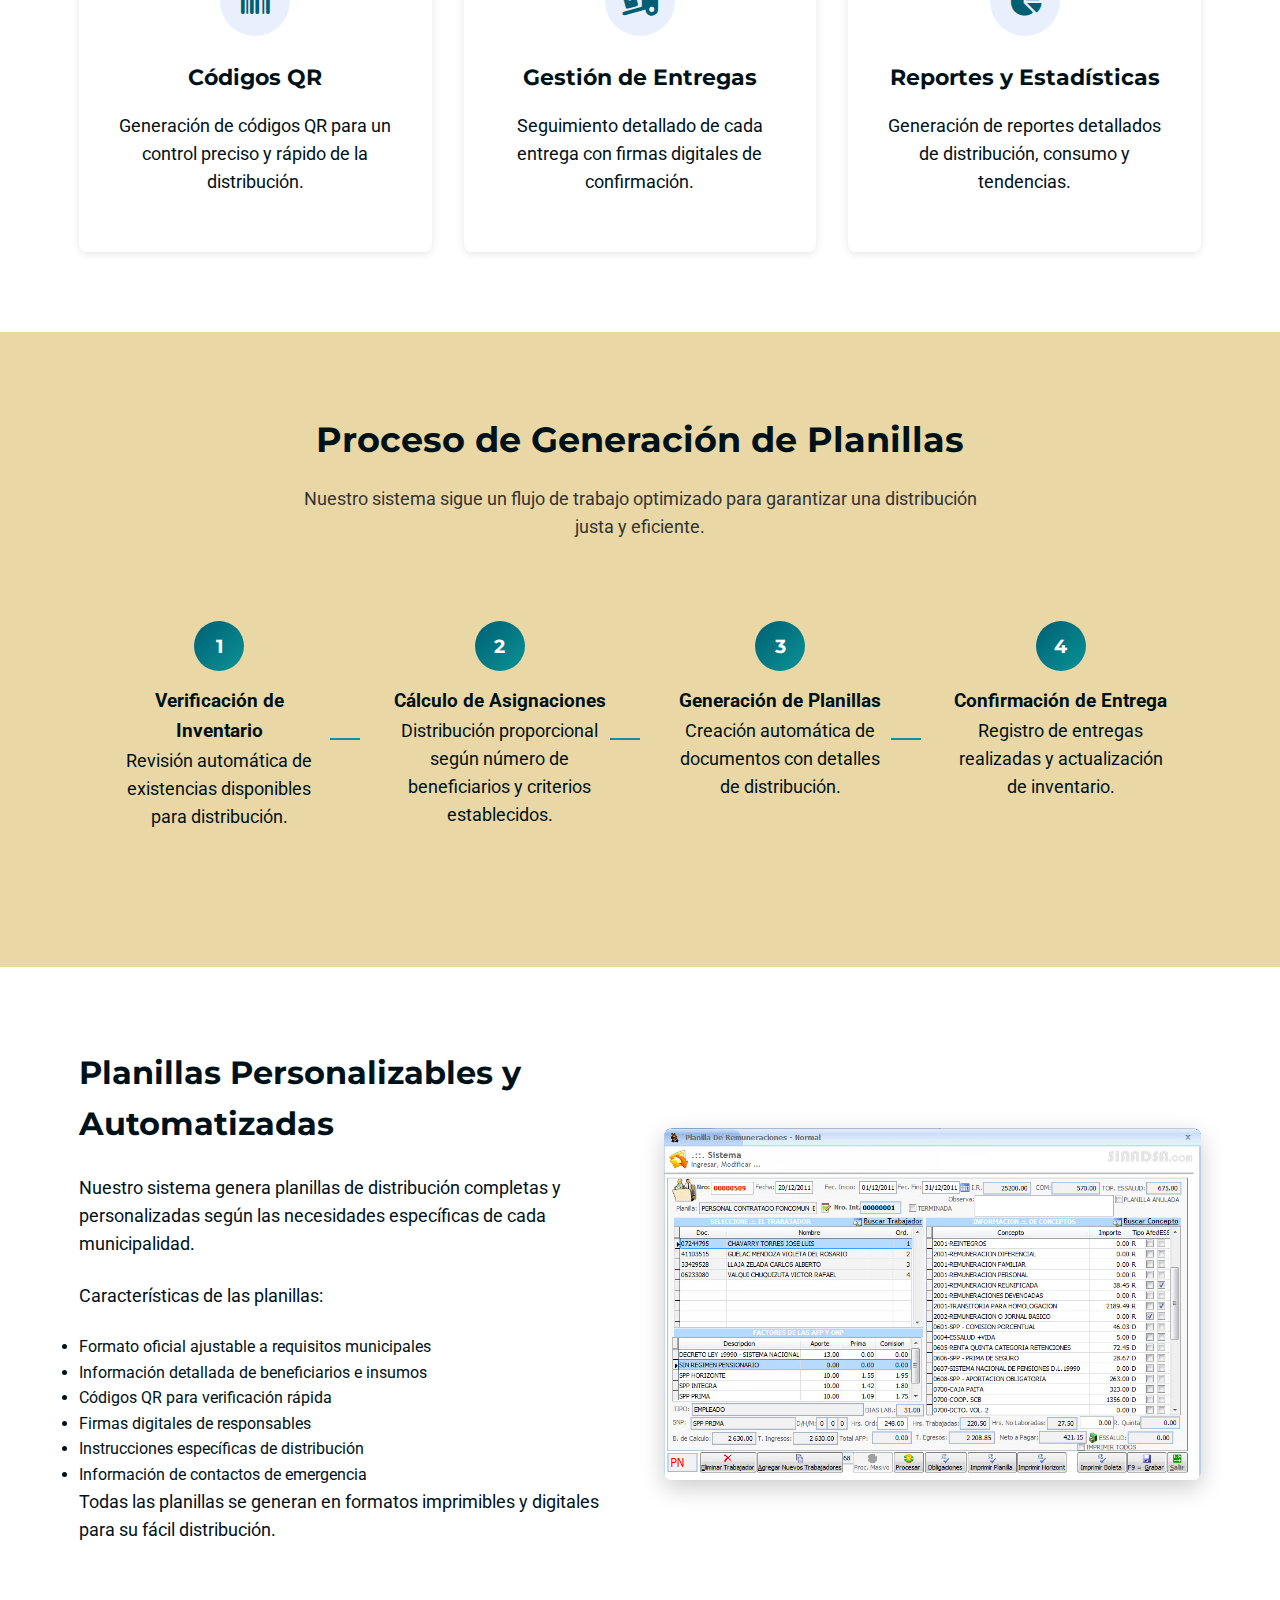
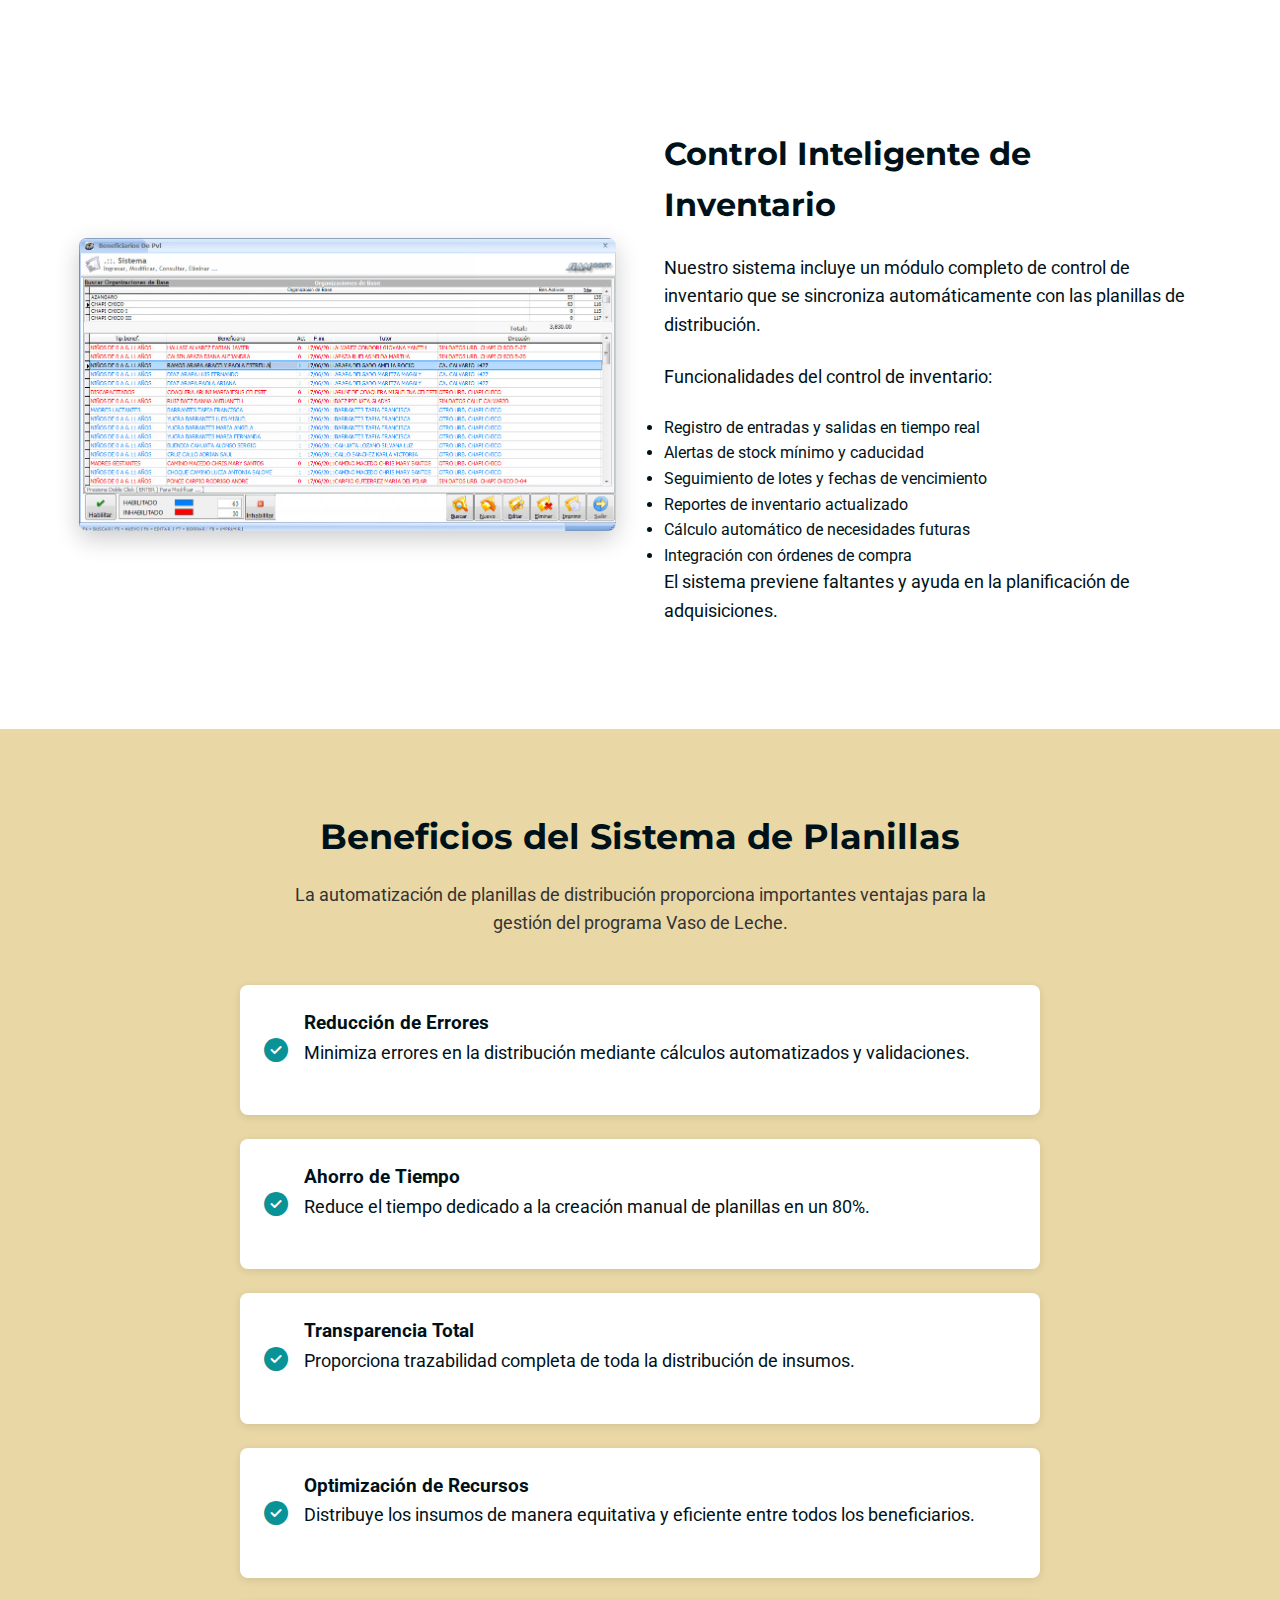
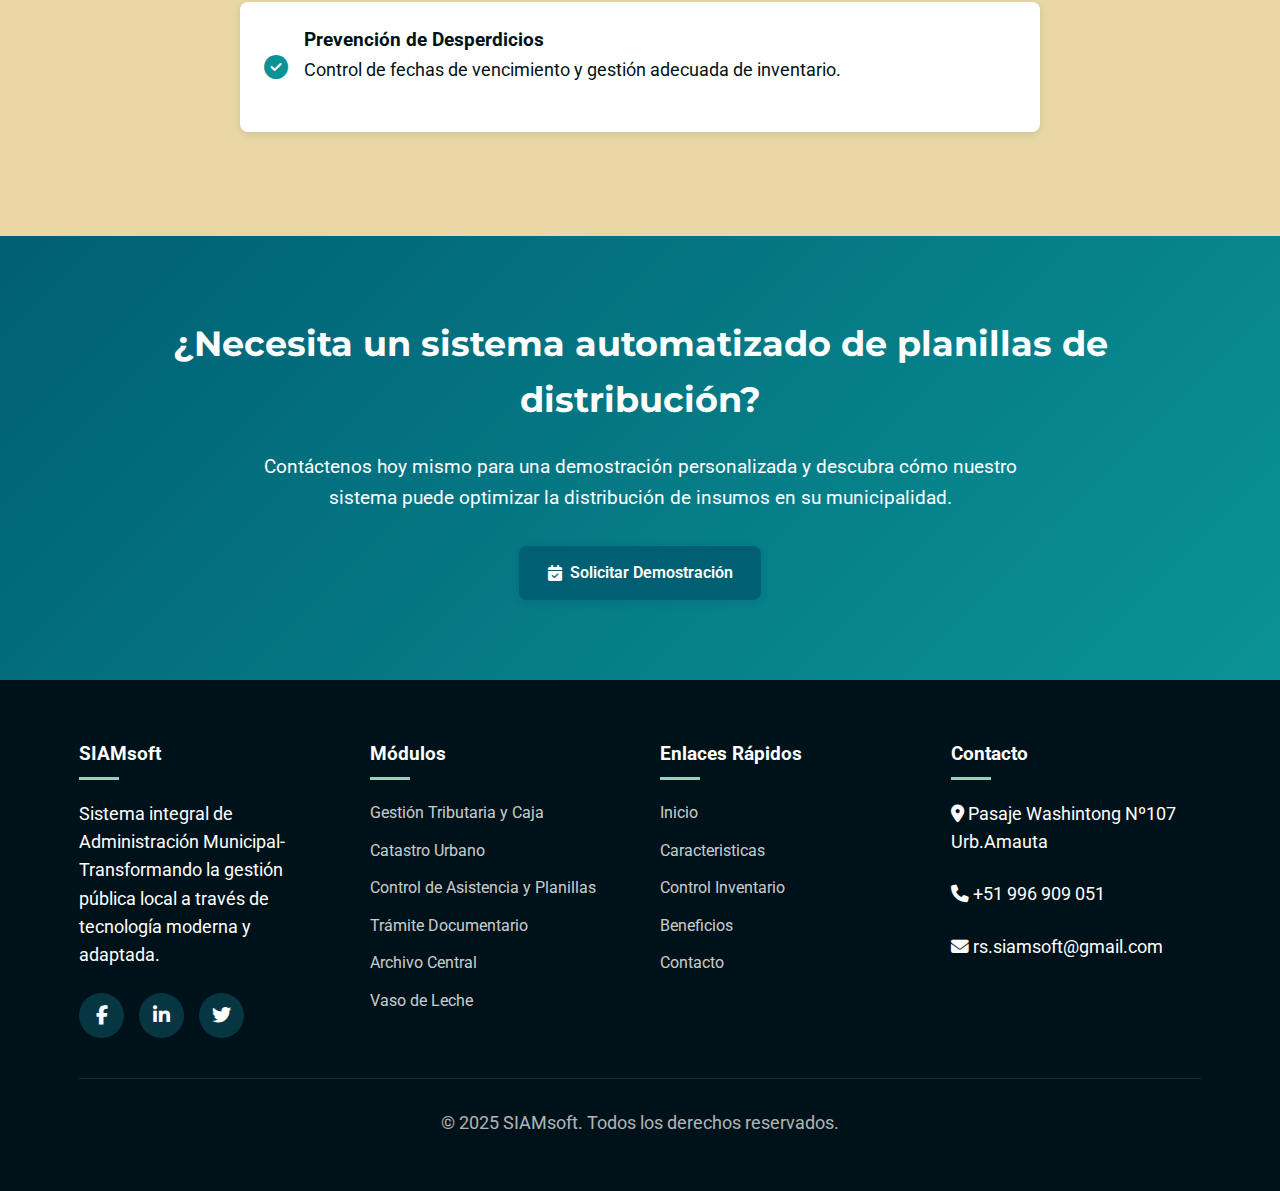
<file: proyecto3/planillas-distribucion.html>
<!DOCTYPE html>
<html lang="es">

<head>
    <meta charset="UTF-8">
    <meta name="viewport" content="width=device-width, initial-scale=1.0">
    <title>Planillas de Distribución - SiamSoft Vaso de Leche</title>
    <link rel="stylesheet" href="https://cdnjs.cloudflare.com/ajax/libs/font-awesome/6.4.0/css/all.min.css">
    <link
        href="https://fonts.googleapis.com/css2?family=Montserrat:wght@400;500;600;700&family=Roboto:wght@300;400;500&display=swap"
        rel="stylesheet">
    <link href="assets/iconos/mainico.png" rel="shortcut icon" type="image/png" />
    <style>
        /* ========== VARIABLES Y RESET ========== */
        :root {
            --primary: #005f73;
            --secondary: #0a9396;
            --accent: #94d2bd;
            --dark: #001219;
            --light: #e9d8a6;
            --white: #ffffff;
            --text-color: #333333;
            --bg-color: #f8f9fa;
            --card-bg: #ffffff;
            --shadow-sm: 0 2px 8px rgba(0, 0, 0, 0.1);
            --shadow-md: 0 4px 12px rgba(0, 0, 0, 0.15);
            --shadow-lg: 0 8px 24px rgba(0, 0, 0, 0.2);
            --transition: all 0.3s ease;
            --radius: 8px;
            --gradient: linear-gradient(135deg, var(--primary) 0%, var(--secondary) 100%);
        }

        * {
            margin: 0;
            padding: 0;
            box-sizing: border-box;
        }

        body {
            font-family: 'Roboto', sans-serif;
            color: var(--dark);
            line-height: 1.6;
            background-color: var(--bg-color);
            overflow-x: hidden;
        }

        p {
            margin-bottom: 1.5rem;
            font-size: 1.1rem;
        }

        a {
            text-decoration: none;
        }

        .container {
            width: 90%;
            max-width: 1200px;
            margin: 0 auto;
            padding: 0 15px;
        }

        /* ========== ANIMACIONES ========== */
        @keyframes fadeIn {
            from {
                opacity: 0;
                transform: translateY(20px);
            }

            to {
                opacity: 1;
                transform: translateY(0);
            }
        }

        @keyframes fadeSlideInLeft {
            from {
                transform: translateY(-50%) translateX(-40px);
                opacity: 0;
                filter: blur(5px);
            }

            to {
                transform: translateY(-50%) translateX(0);
                opacity: 1;
                filter: blur(0);
            }
        }

        @keyframes fadeSlideInBottom {
            from {
                transform: translateX(-50%) translateY(120px);
                opacity: 0;
                filter: blur(5px);
            }

            to {
                transform: translateX(-50%) translateY(0);
                opacity: 1;
                filter: blur(0);
            }
        }

        .fade-in {
            animation: fadeIn 1s ease forwards;
        }

        .delay-1 {
            animation-delay: 0.3s;
        }

        /* ========== BARRA SOCIAL LATERAL ========== */
        .social-bar-container {
            position: fixed;
            left: 0;
            top: 50%;
            transform: translateY(-50%) translateX(-30px);
            z-index: 2000;
            opacity: 0;
            animation: fadeSlideInLeft 1s ease-out forwards;
            animation-delay: 0.4s;
        }

        .social-bar {
            display: flex;
            flex-direction: column;
        }

        .social-link {
            display: flex;
            flex-direction: column;
            align-items: center;
            justify-content: center;
            width: 50px;
            height: 50px;
            position: relative;
            transition: all 0.4s ease;
            text-decoration: none;
        }

        .social-link i {
            font-size: 20px;
            color: #fff;
            transition: transform 0.3s ease;
        }

        .social-text {
            position: absolute;
            left: 100%;
            top: 50%;
            transform: translateY(-50%);
            padding: 5px 10px;
            border-radius: 0 4px 4px 0;
            white-space: nowrap;
            font-size: 14px;
            font-weight: 500;
            color: #333;
            opacity: 0;
            pointer-events: none;
            transition: all 0.4s ease;
            margin-left: 55px;
        }

        .social-link:hover {
            width: 60px;
            border-top-right-radius: 20px;
            border-bottom-right-radius: 20px;
        }

        .social-link:hover i {
            transform: scale(1.2);
        }

        .social-link:hover .social-text {
            opacity: 1;
            margin-left: 10px;
        }

        /* Colores específicos para cada red social */
        .social-facebook {
            background-color: #1877f2;
        }

        .social-tiktok {
            background-color: #000000;
        }

        .social-twitter {
            background-color: #1da1f2;
        }

        .social-youtube {
            background-color: #ff0000;
        }

        .social-web {
            background-color: #4caf50;
        }

        /* ========== BARRA DE NAVEGACIÓN ========== */
        .navbar {
            position: fixed;
            top: 0;
            left: 0;
            width: 100%;
            padding: 1rem 5%;
            display: flex;
            justify-content: space-between;
            align-items: center;
            transition: all 0.5s ease;
            z-index: 1000;
            background-color: rgba(255, 255, 255, 0.9);
            backdrop-filter: blur(10px);
            -webkit-backdrop-filter: blur(10px);
            border-radius: 0px 0px 40px 40px;
            height: 80px;
        }

        .navbar.scrolled {
            background-color: rgba(255, 255, 255, 0.8);
            box-shadow: 0 5px 20px rgba(0, 0, 0, 0.2);
            padding: 0.8rem 5%;
        }

        .logo-container {
            display: flex;
            align-items: center;
            text-decoration: none;
        }

        .logo-img {
            width: 150px;
            height: auto;
            transition: all 0.3s ease;
        }

        .logo-img:hover {
            transform: scale(1.05);
        }

        .nav-links {
            display: flex;
            list-style: none;
        }

        .nav-links li {
            margin-left: 1.5rem;
        }

        .nav-links a {
            color: rgb(51, 50, 50);
            text-decoration: none;
            font-weight: 500;
            font-size: 1rem;
            transition: all 0.3s ease;
            position: relative;
            padding: 0.5rem 0;
            text-shadow: 1px 1px 3px rgba(250, 247, 247, 0.5);
        }

        .nav-links a::after {
            content: "";
            position: absolute;
            width: 0;
            height: 2px;
            background: rgb(14, 12, 12);
            bottom: 0;
            left: 0;
            transition: width 0.3s ease;
        }

        .nav-links a:hover::after {
            width: 100%;
        }

        /* Menú hamburguesa */
        .hamburger-menu {
            display: none;
            flex-direction: column;
            justify-content: space-between;
            width: 30px;
            height: 21px;
            cursor: pointer;
            z-index: 1000;
        }

        .hamburger-menu .bar {
            height: 3px;
            width: 100%;
            background-color: #333;
            border-radius: 10px;
            transition: all 0.3s ease;
        }

        /* ========== HERO SECTION ========== */
        .hero {
            background: var(--gradient);
            color: var(--white);
            padding: 180px 20px 100px;
            margin-top: 80px;
            display: flex;
            align-items: center;
            justify-content: center;
            min-height: 91vh;
            position: relative;
        }

        .hero-bg {
            position: absolute;
            top: 0;
            right: 0;
            bottom: 0;
            left: 0;
            opacity: 0.05;
            background: url("data:image/svg+xml,%3Csvg width='100' height='100' viewBox='0 0 100 100' xmlns='http://www.w3.org/2000/svg'%3E%3Cpath d='M11 18c3.866 0 7-3.134 7-7s-3.134-7-7-7-7 3.134-7 7 3.134 7 7 7zm48 25c3.866 0 7-3.134 7-7s-3.134-7-7-7-7 3.134-7 7 3.134 7 7 7zm-43-7c1.657 0 3-1.343 3-3s-1.343-3-3-3-3 1.343-3 3 1.343 3 3 3zm63 31c1.657 0 3-1.343 3-3s-1.343-3-3-3-3 1.343-3 3 1.343 3 3 3zM34 90c1.657 0 3-1.343 3-3s-1.343-3-3-3-3 1.343-3 3 1.343 3 3 3zm56-76c1.657 0 3-1.343 3-3s-1.343-3-3-3-3 1.343-3 3 1.343 3 3 3zM12 86c2.21 0 4-1.79 4-4s-1.79-4-4-4-4 1.79-4 4 1.79 4 4 4zm28-65c2.21 0 4-1.79 4-4s-1.79-4-4-4-4 1.79-4 4 1.79 4 4 4zm23-11c2.76 0 5-2.24 5-5s-2.24-5-5-5-5 2.24-5 5 2.24 5 5 5zm-6 60c2.21 0 4-1.79 4-4s-1.79-4-4-4-4 1.79-4 4 1.79 4 4 4zm29 22c2.76 0 5-2.24 5-5s-2.24-5-5-5-5 2.24-5 5 2.24 5 5 5zM32 63c2.76 0 5-2.24 5-5s-2.24-5-5-5-5 2.24-5 5 2.24 5 5 5zm57-13c2.76 0 5-2.24 5-5s-2.24-5-5-5-5 2.24-5 5 2.24 5 5 5zm-9-21c1.105 0 2-.895 2-2s-.895-2-2-2-2 .895-2 2 .895 2 2 2zM60 91c1.105 0 2-.895 2-2s-.895-2-2-2-2 .895-2 2 .895 2 2 2zM35 41c1.105 0 2-.895 2-2s-.895-2-2-2-2 .895-2 2 .895 2 2 2zM12 60c1.105 0 2-.895 2-2s-.895-2-2-2-2 .895-2 2 .895 2 2 2z' fill='%23ffffff' fill-opacity='1' fill-rule='evenodd'/%3E%3C/svg%3E");
        }

        .hero-content {
            display: flex;
            align-items: center;
            gap: 3rem;
            position: relative;
            z-index: 2;
        }

        .hero-text {
            flex: 1;
            text-align: center;
            display: flex;
            flex-direction: column;
            align-items: center;
            justify-content: center;
        }

        .hero-image {
            flex: 1;
            display: flex;
            justify-content: center;
            align-items: center;
        }

        .hero h1 {
            font-size: 3rem;
            margin-bottom: 1.5rem;
            line-height: 1.2;
            width: 100%;
        }

        .hero p {
            font-size: 1.2rem;
            margin-bottom: 2rem;
            opacity: 0.9;
            width: 100%;
        }

        .hero-actions {
            display: flex;
            flex-wrap: wrap;
            gap: 1rem;
            justify-content: center;
        }

        .btn {
            display: inline-flex;
            align-items: center;
            gap: 0.5rem;
            background-color: var(--primary);
            color: white;
            padding: 0.9rem 1.8rem;
            border-radius: 8px;
            text-decoration: none;
            font-weight: 600;
            transition: all 0.3s ease;
            box-shadow: var(--shadow-sm);
            border: none;
            cursor: pointer;
        }

        .btn:hover {
            transform: translateY(-3px);
            box-shadow: 0 10px 20px rgba(148, 210, 189, 0.3);
        }

        .btn-outline {
            background: var(--primary);
            border: 2px solid white;
            color: white;
        }

        .dashboard-preview {
            border-radius: 12px;
            transform: perspective(1000px) rotateY(-10deg) rotateX(5deg);
            transition: all 0.5s ease;
            box-shadow: 0 0 0 2px rgba(255, 255, 255, 0.3), var(--shadow-md);
            background: rgba(255, 255, 255, 0.1);
        }

        .dashboard-preview:hover {
            transform: perspective(1000px) rotateY(0) rotateX(0);
            box-shadow: 0 0 0 3px rgba(255, 255, 255, 0.5),
                0 15px 30px rgba(0, 0, 0, 0.2);
        }

        .dashboard-preview img {
            display: block;
            width: 100%;
            height: auto;
            border-radius: 8px;
        }

        .dashboard-header {
            display: flex;
            gap: 0.5rem;
            margin-bottom: 1rem;
        }

        .dashboard-dot {
            width: 12px;
            height: 12px;
            border-radius: 50%;
        }

        .dashboard-dot:nth-child(1) {
            background: #ff5f56;
        }

        .dashboard-dot:nth-child(2) {
            background: #ffbd2e;
        }

        .dashboard-dot:nth-child(3) {
            background: #27ca3f;
        }

        .dashboard-content {
            background: linear-gradient(135deg, #f8fafc 0%, #e2e8f0 100%);
            border-radius: 8px;
            height: 250px;
            display: flex;
            align-items: center;
            justify-content: center;
            color: var(--text-color);
            font-weight: 500;
        }

        /* ========== SECCIONES GENERALES ========== */
        .section-title {
            text-align: center;
            margin-bottom: 3rem;
        }

        .section-title h2 {
            font-family: 'Montserrat', sans-serif;
            font-size: 2.2rem;
            color: var(--dark);
            margin-bottom: 1rem;
        }

        .section-title p {
            color: var(--text-color);
            font-size: 1.1rem;
            max-width: 700px;
            margin: 0 auto;
        }

        /* ========== FEATURES SECTION ========== */
        .features {
            padding: 5rem 0;
            background: white;
        }

        .features-grid {
            display: grid;
            grid-template-columns: repeat(auto-fit, minmax(300px, 1fr));
            gap: 2rem;
        }

        .feature-card {
            background: white;
            border-radius: var(--radius);
            padding: 2rem;
            box-shadow: var(--shadow-sm);
            transition: var(--transition);
            text-align: center;
        }

        .feature-card:hover {
            transform: translateY(-5px);
            box-shadow: var(--shadow-md);
        }

        .feature-icon {
            width: 70px;
            height: 70px;
            background: rgba(37, 99, 235, 0.1);
            border-radius: 50%;
            display: flex;
            align-items: center;
            justify-content: center;
            margin: 0 auto 1.5rem;
            color: var(--primary);
            font-size: 1.8rem;
        }

        .feature-card h3 {
            font-family: 'Montserrat', sans-serif;
            font-size: 1.4rem;
            margin-bottom: 1rem;
            color: var(--dark);
        }

        /* ========== PROCESS SECTION ========== */
        .process {
            padding: 5rem 0;
            background: var(--light);
        }

        .process-steps {
            display: flex;
            justify-content: space-between;
            margin-top: 3rem;
            flex-wrap: wrap;
        }

        .process-step {
            flex: 1;
            min-width: 250px;
            text-align: center;
            padding: 2rem;
            position: relative;
        }

        .process-step:not(:last-child):after {
            content: "";
            position: absolute;
            top: 50%;
            right: 0;
            width: 30px;
            height: 2px;
            background: var(--secondary);
        }

        .step-number {
            width: 50px;
            height: 50px;
            background: var(--gradient);
            color: white;
            border-radius: 50%;
            display: flex;
            align-items: center;
            justify-content: center;
            margin: 0 auto 1rem;
            font-family: 'Montserrat', sans-serif;
            font-weight: 700;
            font-size: 1.2rem;
        }

        /* ========== DEMO SECTION ========== */
        .demo {
            padding: 5rem 0;
            background: white;
        }

        .demo-content {
            display: flex;
            align-items: center;
            gap: 3rem;
        }

        .demo-text {
            flex: 1;
        }

        .demo-text h2 {
            font-family: 'Montserrat', sans-serif;
            font-size: 2rem;
            margin-bottom: 1.5rem;
            color: var(--dark);
        }

        .demo-image {
            flex: 1;
            text-align: center;
        }

        .demo-image img {
            max-width: 100%;
            border-radius: var(--radius);
            box-shadow: var(--shadow-lg);
        }

        /* ========== INVENTORY SECTION ========== */
        .inventory {
            padding: 5rem 0;
            background: white;
        }

        .inventory-content {
            display: flex;
            align-items: center;
            gap: 3rem;
        }

        .inventory-text {
            flex: 1;
        }

        .inventory-text h2 {
            font-family: 'Montserrat', sans-serif;
            font-size: 2rem;
            margin-bottom: 1.5rem;
            color: var(--dark);
        }

        .inventory-image {
            flex: 1;
            text-align: center;
        }

        .inventory-image img {
            max-width: 100%;
            border-radius: var(--radius);
            box-shadow: var(--shadow-lg);
        }

        /* ========== BENEFITS SECTION ========== */
        .benefits {
            padding: 5rem 0;
            background: var(--light);
        }

        .benefits-list {
            list-style: none;
            max-width: 800px;
            margin: 0 auto;
        }

        .benefits-list li {
            margin-bottom: 1.5rem;
            padding: 1.5rem;
            background: var(--white);
            border-radius: var(--radius);
            display: flex;
            align-items: center;
            gap: 1rem;
            box-shadow: var(--shadow-sm);
        }

        .benefits-list li i {
            color: var(--secondary);
            font-size: 1.5rem;
        }

        /* ========== CTA SECTION ========== */
        .cta {
            padding: 5rem 0;
            background: var(--gradient);
            color: white;
            text-align: center;
        }

        .cta h2 {
            font-family: 'Montserrat', sans-serif;
            font-size: 2.2rem;
            margin-bottom: 1.5rem;
        }

        .cta p {
            font-size: 1.2rem;
            margin-bottom: 2rem;
            max-width: 800px;
            margin-left: auto;
            margin-right: auto;
        }

        /* ========== FOOTER ========== */
        footer {
            background: var(--dark);
            color: white;
            padding: 60px 0 30px;
        }

        .footer-content {
            display: flex;
            justify-content: space-between;
            flex-wrap: wrap;
            gap: 40px;
            margin-bottom: 40px;
        }

        .footer-column {
            flex: 1;
            min-width: 250px;
        }

        .footer-column h3 {
            color: white;
            margin-bottom: 20px;
            position: relative;
            padding-bottom: 10px;
        }

        .footer-column h3:after {
            content: "";
            position: absolute;
            bottom: 0;
            left: 0;
            width: 40px;
            height: 3px;
            background: var(--accent);
        }

        .footer-links {
            list-style: none;
        }

        .footer-links li {
            margin-bottom: 12px;
        }

        .footer-links a {
            color: rgba(255, 255, 255, 0.8);
            text-decoration: none;
            transition: var(--transition);
        }

        .footer-links a:hover {
            color: white;
            padding-left: 5px;
        }

        .footer-bottom {
            text-align: center;
            padding-top: 30px;
            border-top: 1px solid rgba(255, 255, 255, 0.1);
            color: rgba(255, 255, 255, 0.7);
        }

        .footer-social-links {
            display: flex;
            gap: 15px;
            margin-top: 20px;
        }

        .footer-social-links a {
            display: flex;
            justify-content: center;
            align-items: center;
            width: 45px;
            height: 45px;
            background-color: rgba(29, 201, 231, 0.2);
            border-radius: 50%;
            color: white;
            transition: all 0.3s ease;
            font-size: 1.2rem;
        }

        .footer-social-links a:hover {
            background-color: var(--primary);
            color: var(--white);
            transform: translateY(-3px);
        }

        /* ========== RESPONSIVE ========== */
        @media (max-width: 992px) {
            .hero h1 {
                font-size: 2.5rem;
            }

            .demo-content,
            .inventory-content {
                flex-direction: column;
                text-align: center;
            }

            .process-step:not(:last-child):after {
                display: none;
            }

            .process-steps {
                flex-direction: column;
                gap: 2rem;
            }
        }

        @media (max-width: 768px) {
            .navbar {
                padding: 0.8rem 5%;
            }

            .nav-links {
                position: fixed;
                top: 0;
                right: -100%;
                width: 70%;
                height: 100vh;
                background: rgba(0, 0, 0, 0.9);
                backdrop-filter: blur(10px);
                flex-direction: column;
                justify-content: center;
                align-items: center;
                transition: right 0.5s ease;
                z-index: 999;
            }

            .nav-links.active {
                right: 0;
            }

            .nav-links li {
                margin: 1.5rem 0;
            }

            .nav-links a {
                font-size: 1.2rem;
                color: white;
                padding: 0.5rem 1rem;
            }

            .hamburger-menu {
                display: flex;
            }

            .hero h1 {
                font-size: 2rem;
            }

            .hero p {
                font-size: 1rem;
            }

            .social-bar-container {
                top: auto;
                bottom: 80px;
                left: 50%;
                transform: translateX(-50%) translateY(100px);
                animation: fadeSlideInBottom 1s ease-out forwards;
                animation-delay: 0.4s;
            }

            .social-bar {
                flex-direction: row;
                border-radius: 12px 12px 0 0;
                width: max-content;
                max-width: 100vw;
                overflow-x: auto;
                -webkit-overflow-scrolling: touch;
            }

            .social-link {
                width: 45px;
                height: 45px;
            }

            .social-link:hover {
                width: 45px;
                height: 55px;
                border-radius: 0;
            }

            .social-text {
                position: fixed;
                left: 50%;
                top: auto;
                bottom: 130px;
                transform: translateX(-50%);
                background-color: rgba(0, 0, 0, 0.8);
                color: white;
                padding: 8px 12px;
                border-radius: 6px;
                font-size: 12px;
                margin-left: 0;
                white-space: nowrap;
                z-index: 2001;
            }

            .social-link:hover .social-text {
                opacity: 1;
                margin-left: 0;
            }

            .footer-content {
                flex-direction: column;
                gap: 30px;
            }

            .footer-column {
                min-width: 100%;
                text-align: center;
            }

            .footer-column h3:after {
                left: 50%;
                transform: translateX(-50%);
            }

            .footer-social-links {
                justify-content: center;
            }
        }

        @media (max-width: 480px) {
            .hero {
                padding: 150px 20px 80px;
            }

            .hero h1 {
                font-size: 1.8rem;
            }

            .section-title h2 {
                font-size: 1.8rem;
            }

            .btn {
                padding: 0.8rem 1.5rem;
                font-size: 0.9rem;
            }
        }
    </style>
</head>

<body>
    <!-- ========== BARRA SOCIAL IZQUIERDA ========== -->
    <div class="social-bar-container">
        <div class="social-bar">
            <a href="https://www.facebook.com/SIAMSoftSftwareparamunicipalidades/" target="_blank"
                class="social-link social-facebook">
                <i class="fab fa-facebook-f"></i>
                <span class="social-text">Facebook</span>
            </a>
            <a href="https://www.tiktok.com/@siamsoft_peru" target="_blank" class="social-link social-tiktok">
                <i class="fab fa-tiktok"></i>
                <span class="social-text">TikTok</span>
            </a>
            <a href="https://x.com/siamsoft" target="_blank" class="social-link social-twitter">
                <i class="fab fa-twitter"></i>
                <span class="social-text">Twitter</span>
            </a>
            <a href="https://www.youtube.com/@siamsoft" target="_blank" class="social-link social-youtube">
                <i class="fab fa-youtube"></i>
                <span class="social-text">YouTube</span>
            </a>
            <a href="https://franklindevs.github.io/Pagina-Web-Principal-SIAMsoft/" class="social-link social-web">
                <i class="fas fa-globe"></i>
                <span class="social-text">Web</span>
            </a>
        </div>
    </div>

    <!-- ========== BARRA DE NAVEGACIÓN PRINCIPAL ========== -->
    <nav class="navbar" id="navbar">
        <a href="index.html" class="logo-container">
            <img src="assets/imagenes/logo_azul.png" width="150px" alt="Siam Logo" class="logo-img" />
        </a>

        <ul class="nav-links" id="nav-links">
            <li><a href="#inicio">Inicio</a></li>
            <li><a href="#caracteristicas">Caracteristicas</a></li>
            <li><a href="#inventario">Control Inventario</a></li>
            <li><a href="#beneficios">Beneficios</a></li>
            <li><a href="#contacto">Contacto</a></li>
        </ul>

        <div class="hamburger-menu" id="hamburger-menu">
            <div class="bar"></div>
            <div class="bar"></div>
            <div class="bar"></div>
        </div>
    </nav>

    <!-- ========== HERO SECTION ========== -->
    <section class="hero" id="inicio">
        <div class="hero-bg"></div>
        <div class="container">
            <div class="hero-content">
                <div class="hero-text">
                    <h1>Planillas de Distribución</h1>
                    <p>Generación automática de planillas de distribución de insumos con control de inventario y
                        asignación por criterios establecidos para el programa Vaso de Leche.</p>
                    <div class="hero-actions">
                        <a href="https://wa.me/51996909051?text=hola,%20deseo%20más%20información%20sobre%20el%20vaso%20de%20leche"
                            class="btn" target="_blank" rel="noopener">Contáctanos</a>
                    </div>
                </div>
            </div>
        </div>
    </section>

    <!-- ========== FEATURES SECTION ========== -->
    <section class="features" id="caracteristicas">
        <div class="container">
            <div class="section-title">
                <h2>Características Principales</h2>
                <p>Nuestro sistema de planillas de distribución ofrece todas las funcionalidades necesarias para una
                    gestión eficiente y transparente de insumos.</p>
            </div>
            <div class="features-grid">
                <div class="feature-card">
                    <div class="feature-icon">
                        <i class="fas fa-file-invoice"></i>
                    </div>
                    <h3>Generación Automática</h3>
                    <p>Creación automática de planillas basadas en criterios preestablecidos y disponibilidad de
                        insumos.</p>
                </div>
                <div class="feature-card">
                    <div class="feature-icon">
                        <i class="fas fa-boxes"></i>
                    </div>
                    <h3>Control de Inventario</h3>
                    <p>Gestión en tiempo real de existencias, entradas y salidas de todos los insumos del programa.</p>
                </div>
                <div class="feature-card">
                    <div class="feature-icon">
                        <i class="fas fa-calculator"></i>
                    </div>
                    <h3>Asignación Inteligente</h3>
                    <p>Distribución proporcional según número de beneficiarios, prioridades y disponibilidad.</p>
                </div>
                <div class="feature-card">
                    <div class="feature-icon">
                        <i class="fas fa-barcode"></i>
                    </div>
                    <h3>Códigos QR</h3>
                    <p>Generación de códigos QR para un control preciso y rápido de la distribución.</p>
                </div>
                <div class="feature-card">
                    <div class="feature-icon">
                        <i class="fas fa-truck-loading"></i>
                    </div>
                    <h3>Gestión de Entregas</h3>
                    <p>Seguimiento detallado de cada entrega con firmas digitales de confirmación.</p>
                </div>
                <div class="feature-card">
                    <div class="feature-icon">
                        <i class="fas fa-chart-pie"></i>
                    </div>
                    <h3>Reportes y Estadísticas</h3>
                    <p>Generación de reportes detallados de distribución, consumo y tendencias.</p>
                </div>
            </div>
        </div>
    </section>

    <!-- ========== PROCESS SECTION ========== -->
    <section class="process">
        <div class="container">
            <div class="section-title">
                <h2>Proceso de Generación de Planillas</h2>
                <p>Nuestro sistema sigue un flujo de trabajo optimizado para garantizar una distribución justa y
                    eficiente.</p>
            </div>
            <div class="process-steps">
                <div class="process-step">
                    <div class="step-number">1</div>
                    <h3>Verificación de Inventario</h3>
                    <p>Revisión automática de existencias disponibles para distribución.</p>
                </div>
                <div class="process-step">
                    <div class="step-number">2</div>
                    <h3>Cálculo de Asignaciones</h3>
                    <p>Distribución proporcional según número de beneficiarios y criterios establecidos.</p>
                </div>
                <div class="process-step">
                    <div class="step-number">3</div>
                    <h3>Generación de Planillas</h3>
                    <p>Creación automática de documentos con detalles de distribución.</p>
                </div>
                <div class="process-step">
                    <div class="step-number">4</div>
                    <h3>Confirmación de Entrega</h3>
                    <p>Registro de entregas realizadas y actualización de inventario.</p>
                </div>
            </div>
        </div>
    </section>

    <!-- ========== DEMO SECTION ========== -->
    <section class="demo">
        <div class="container">
            <div class="demo-content">
                <div class="demo-text">
                    <h2>Planillas Personalizables y Automatizadas</h2>
                    <p>Nuestro sistema genera planillas de distribución completas y personalizadas según las necesidades
                        específicas de cada municipalidad.</p>
                    <p>Características de las planillas:</p>
                    <ul>
                        <li>Formato oficial ajustable a requisitos municipales</li>
                        <li>Información detallada de beneficiarios e insumos</li>
                        <li>Códigos QR para verificación rápida</li>
                        <li>Firmas digitales de responsables</li>
                        <li>Instrucciones específicas de distribución</li>
                        <li>Información de contactos de emergencia</li>
                    </ul>
                    <p>Todas las planillas se generan en formatos imprimibles y digitales para su fácil distribución.</p>
                </div>
                <div class="demo-image">
                    <img src="assets/imagenes/planillas/planilla-distribucion.jpg"
                        alt="Ejemplo de Planilla de Distribución">
                </div>
            </div>
        </div>
    </section>

    <!-- ========== INVENTORY SECTION ========== -->
    <section class="inventory" id="inventario">
        <div class="container">
            <div class="inventory-content">
                <div class="inventory-image">
                    <img src="assets/imagenes/planillas/sistema-control-inventario.jpg"
                        alt="Sistema de Control de Inventario">
                </div>
                <div class="inventory-text">
                    <h2>Control Inteligente de Inventario</h2>
                    <p>Nuestro sistema incluye un módulo completo de control de inventario que se sincroniza
                        automáticamente con las planillas de distribución.</p>
                    <p>Funcionalidades del control de inventario:</p>
                    <ul>
                        <li>Registro de entradas y salidas en tiempo real</li>
                        <li>Alertas de stock mínimo y caducidad</li>
                        <li>Seguimiento de lotes y fechas de vencimiento</li>
                        <li>Reportes de inventario actualizado</li>
                        <li>Cálculo automático de necesidades futuras</li>
                        <li>Integración con órdenes de compra</li>
                    </ul>
                    <p>El sistema previene faltantes y ayuda en la planificación de adquisiciones.</p>
                </div>
            </div>
        </div>
    </section>

    <!-- ========== BENEFITS SECTION ========== -->
    <section class="benefits" id="beneficios">
        <div class="container">
            <div class="section-title">
                <h2>Beneficios del Sistema de Planillas</h2>
                <p>La automatización de planillas de distribución proporciona importantes ventajas para la gestión del
                    programa Vaso de Leche.</p>
            </div>
            <ul class="benefits-list">
                <li>
                    <i class="fas fa-check-circle"></i>
                    <div>
                        <h3>Reducción de Errores</h3>
                        <p>Minimiza errores en la distribución mediante cálculos automatizados y validaciones.</p>
                    </div>
                </li>
                <li>
                    <i class="fas fa-check-circle"></i>
                    <div>
                        <h3>Ahorro de Tiempo</h3>
                        <p>Reduce el tiempo dedicado a la creación manual de planillas en un 80%.</p>
                    </div>
                </li>
                <li>
                    <i class="fas fa-check-circle"></i>
                    <div>
                        <h3>Transparencia Total</h3>
                        <p>Proporciona trazabilidad completa de toda la distribución de insumos.</p>
                    </div>
                </li>
                <li>
                    <i class="fas fa-check-circle"></i>
                    <div>
                        <h3>Optimización de Recursos</h3>
                        <p>Distribuye los insumos de manera equitativa y eficiente entre todos los beneficiarios.</p>
                    </div>
                </li>
                <li>
                    <i class="fas fa-check-circle"></i>
                    <div>
                        <h3>Prevención de Desperdicios</h3>
                        <p>Control de fechas de vencimiento y gestión adecuada de inventario.</p>
                    </div>
                </li>
            </ul>
        </div>
    </section>

    <!-- ========== CTA SECTION ========== -->
    <section class="cta" id="contacto">
        <div class="container">
            <h2>¿Necesita un sistema automatizado de planillas de distribución?</h2>
            <p>Contáctenos hoy mismo para una demostración personalizada y descubra cómo nuestro sistema puede optimizar
                la distribución de insumos en su municipalidad.</p>
            <a href="https://wa.me/51996909051?text=Hola,%20deseo%20más%20información%20sobre%20el%20sistema%20de%20planillas%20de%20distribución"
                class="btn">
                <i class="fas fa-calendar-check"></i> Solicitar Demostración
            </a>
        </div>
    </section>

    <!-- ========== FOOTER ========== -->
    <footer>
        <div class="container">
            <div class="footer-content">
                <div class="footer-column">
                    <h3>SIAMsoft</h3>
                    <p>
                        Sistema integral de Administración Municipal-Transformando la
                        gestión pública local a través de tecnología moderna y adaptada.
                    </p>
                    <div class="footer-social-links">
                        <a href="https://www.facebook.com/SIAMSoftSftwareparamunicipalidades/" target="_blank"><i
                                class="fab fa-facebook-f"></i></a>
                        <a href="https://www.linkedin.com/in/roberto-centeno-chicani-027a6612a/?originalSubdomain=pe"
                            target="_blank"><i class="fab fa-linkedin-in"></i></a>
                        <a href="https://x.com/siamsoft" target="_blank"><i class="fab fa-twitter"></i></a>
                    </div>
                </div>

                <div class="footer-column">
                    <h3>Módulos</h3>
                    <ul class="footer-links">
                        <li>
                            <a href="https://nixi32.github.io/gestion_tributaria/pagina_siam/index.html">Gestión
                                Tributaria y Caja</a>
                        </li>
                        <li>
                            <a href="https://shisui9569.github.io/urbano/catastro/cat.html">Catastro Urbano</a>
                        </li>
                        <li>
                            <a href="https://shisui9569.github.io/planilla/planillas/index.html">Control de Asistencia y
                                Planillas</a>
                        </li>
                        <li>
                            <a href="https://franklindevs.github.io/Proyectos/tramite-documentario/index.html">Trámite
                                Documentario</a>
                        </li>
                        <li><a href="#">Archivo Central</a></li>
                        <li><a href="#">Vaso de Leche</a></li>
                    </ul>
                </div>

                <div class="footer-column">
                    <h3>Enlaces Rápidos</h3>
                    <ul class="footer-links">
                        <li><a href="#inicio">Inicio</a></li>
                        <li><a href="#caracteristicas">Caracteristicas</a></li>
                        <li><a href="#inventario">Control Inventario</a></li>
                        <li><a href="#beneficios">Beneficios</a></li>
                        <li><a href="#contacto">Contacto</a></li>
                    </ul>
                </div>

                <div class="footer-column">
                    <h3>Contacto</h3>
                    <p>
                        <i class="fas fa-map-marker-alt"></i> Pasaje Washintong Nº107
                        Urb.Amauta
                    </p>
                    <p><i class="fas fa-phone"></i> +51 996 909 051</p>
                    <p><i class="fas fa-envelope"></i> rs.siamsoft@gmail.com</p>
                </div>
            </div>

            <div class="footer-bottom">
                <p>&copy; 2025 SIAMsoft. Todos los derechos reservados.</p>
            </div>
        </div>
    </footer>

    <script>
        // Función para configurar el menú hamburguesa
        function setupHamburgerMenu() {
            const hamburgerMenu = document.getElementById("hamburger-menu");
            const navLinks = document.getElementById("nav-links");

            if (!hamburgerMenu || !navLinks) return;

            hamburgerMenu.addEventListener("click", function () {
                // Alternar clase active en el menú hamburguesa
                this.classList.toggle("active");

                // Alternar clase active en los enlaces de navegación
                navLinks.classList.toggle("active");

                // Prevenir scroll del body cuando el menú está abierto
                document.body.style.overflow = navLinks.classList.contains("active") ? "hidden" : "";
            });

            // Cerrar menú al hacer clic en un enlace
            const navItems = navLinks.querySelectorAll("a");
            navItems.forEach(item => {
                item.addEventListener("click", () => {
                    hamburgerMenu.classList.remove("active");
                    navLinks.classList.remove("active");
                    document.body.style.overflow = "";
                });
            });

            // Cerrar menú al hacer clic fuera
            document.addEventListener("click", (event) => {
                const isClickInsideNav = navLinks.contains(event.target);
                const isClickOnHamburger = hamburgerMenu.contains(event.target);

                if (!isClickInsideNav && !isClickOnHamburger && navLinks.classList.contains("active")) {
                    hamburgerMenu.classList.remove("active");
                    navLinks.classList.remove("active");
                    document.body.style.overflow = "";
                }
            });
        }

        // Smooth scrolling for anchor links
        document.querySelectorAll('a[href^="#"]').forEach((anchor) => {
            anchor.addEventListener("click", function (e) {
                e.preventDefault();

                const targetId = this.getAttribute("href");
                if (targetId === "#") return;

                const targetElement = document.querySelector(targetId);
                if (targetElement) {
                    window.scrollTo({
                        top: targetElement.offsetTop - 80,
                        behavior: "smooth",
                    });
                }
            });
        });

        // Sticky header
        window.addEventListener("scroll", function () {
            const navbar = document.getElementById("navbar");
            if (window.scrollY > 50) {
                navbar.classList.add("scrolled");
            } else {
                navbar.classList.remove("scrolled");
            }
        });

        // Inicializar el menú hamburguesa cuando el DOM esté cargado
        document.addEventListener("DOMContentLoaded", function () {
            setupHamburgerMenu();
        });
    </script>
</body>

</html>
</file>
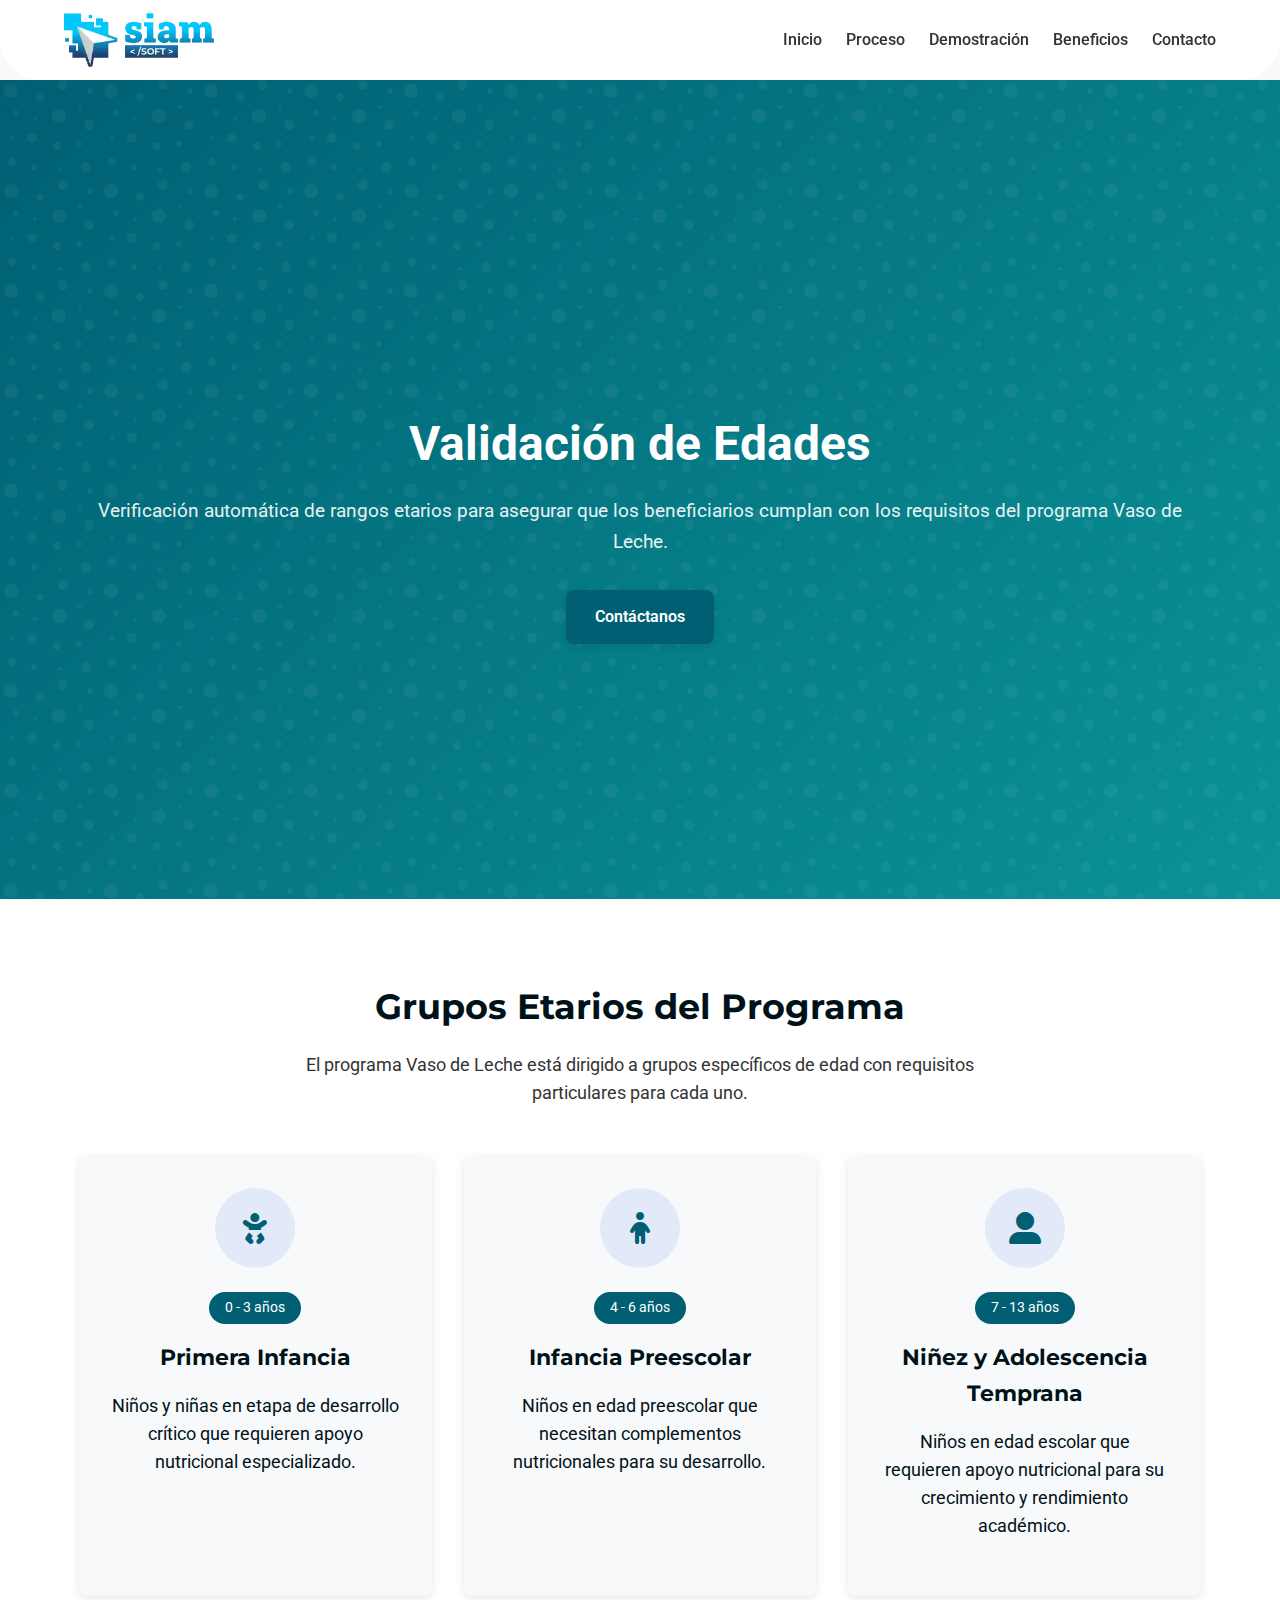
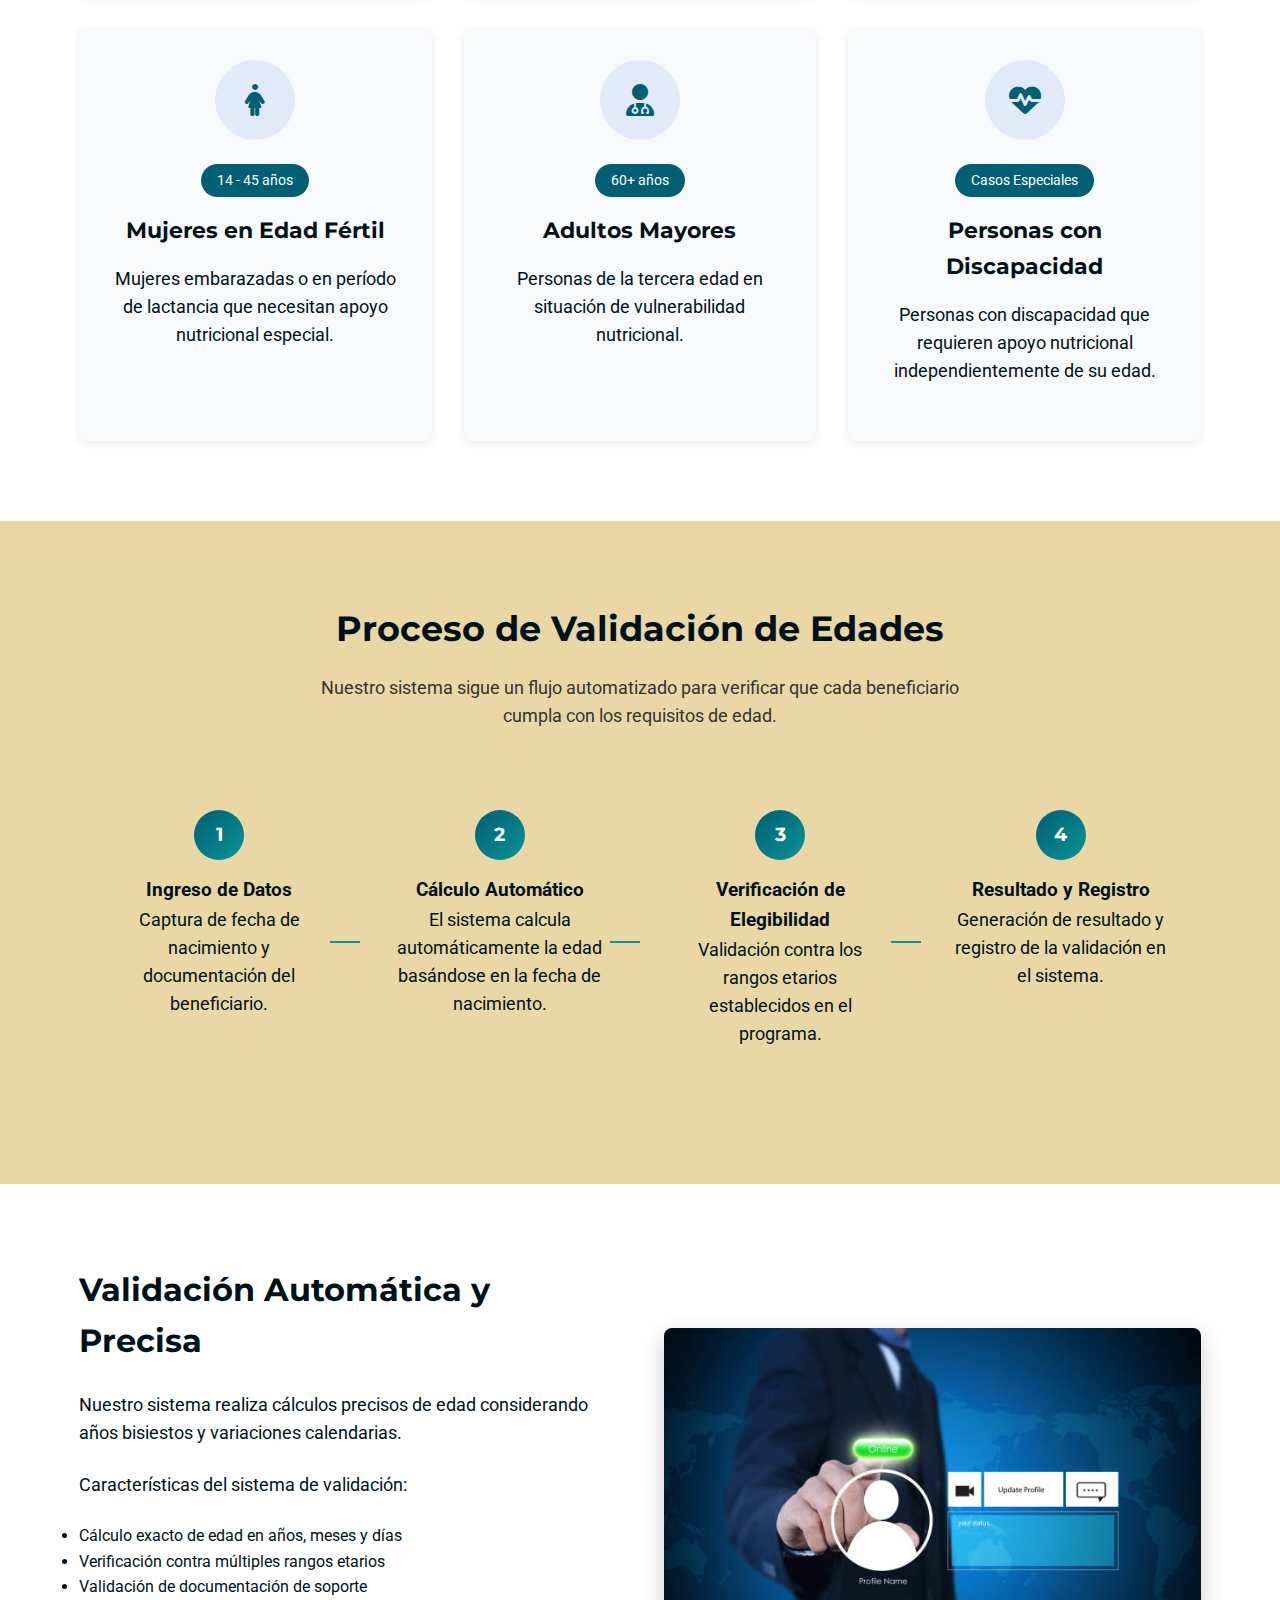
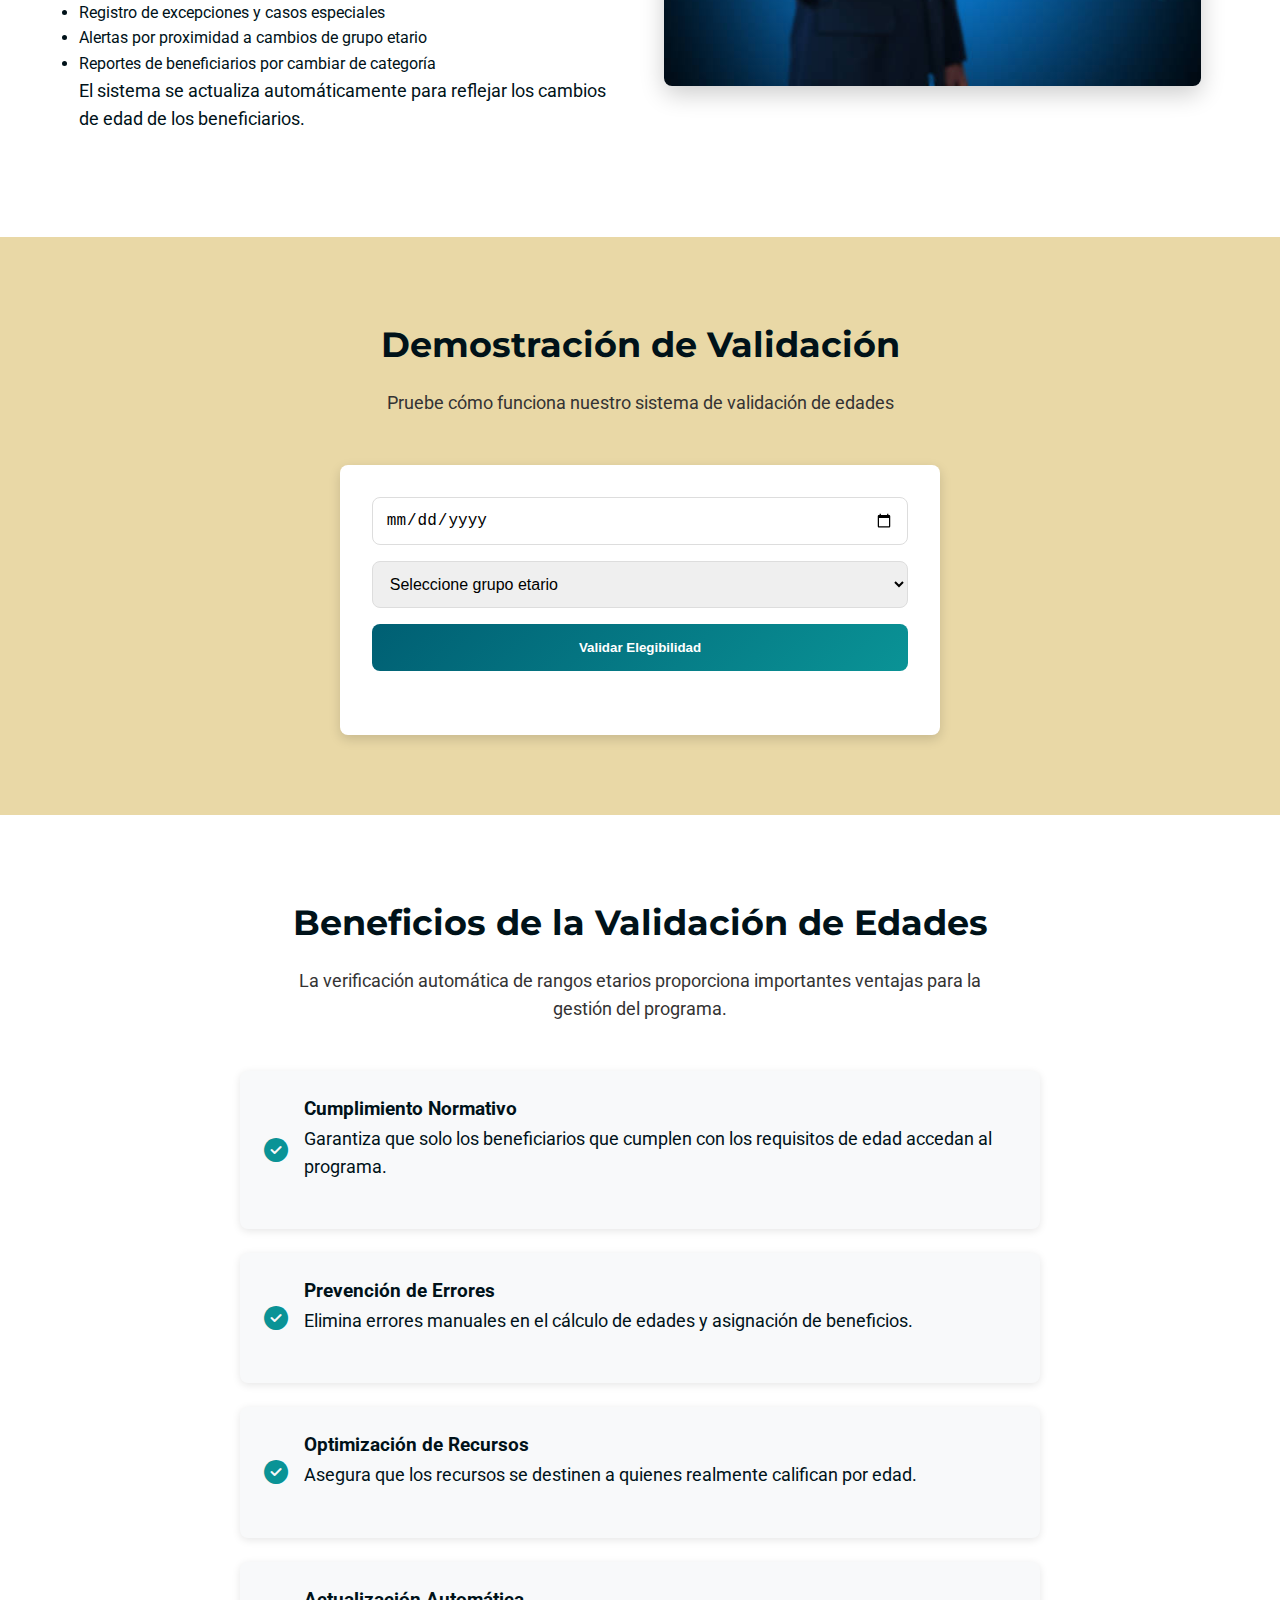
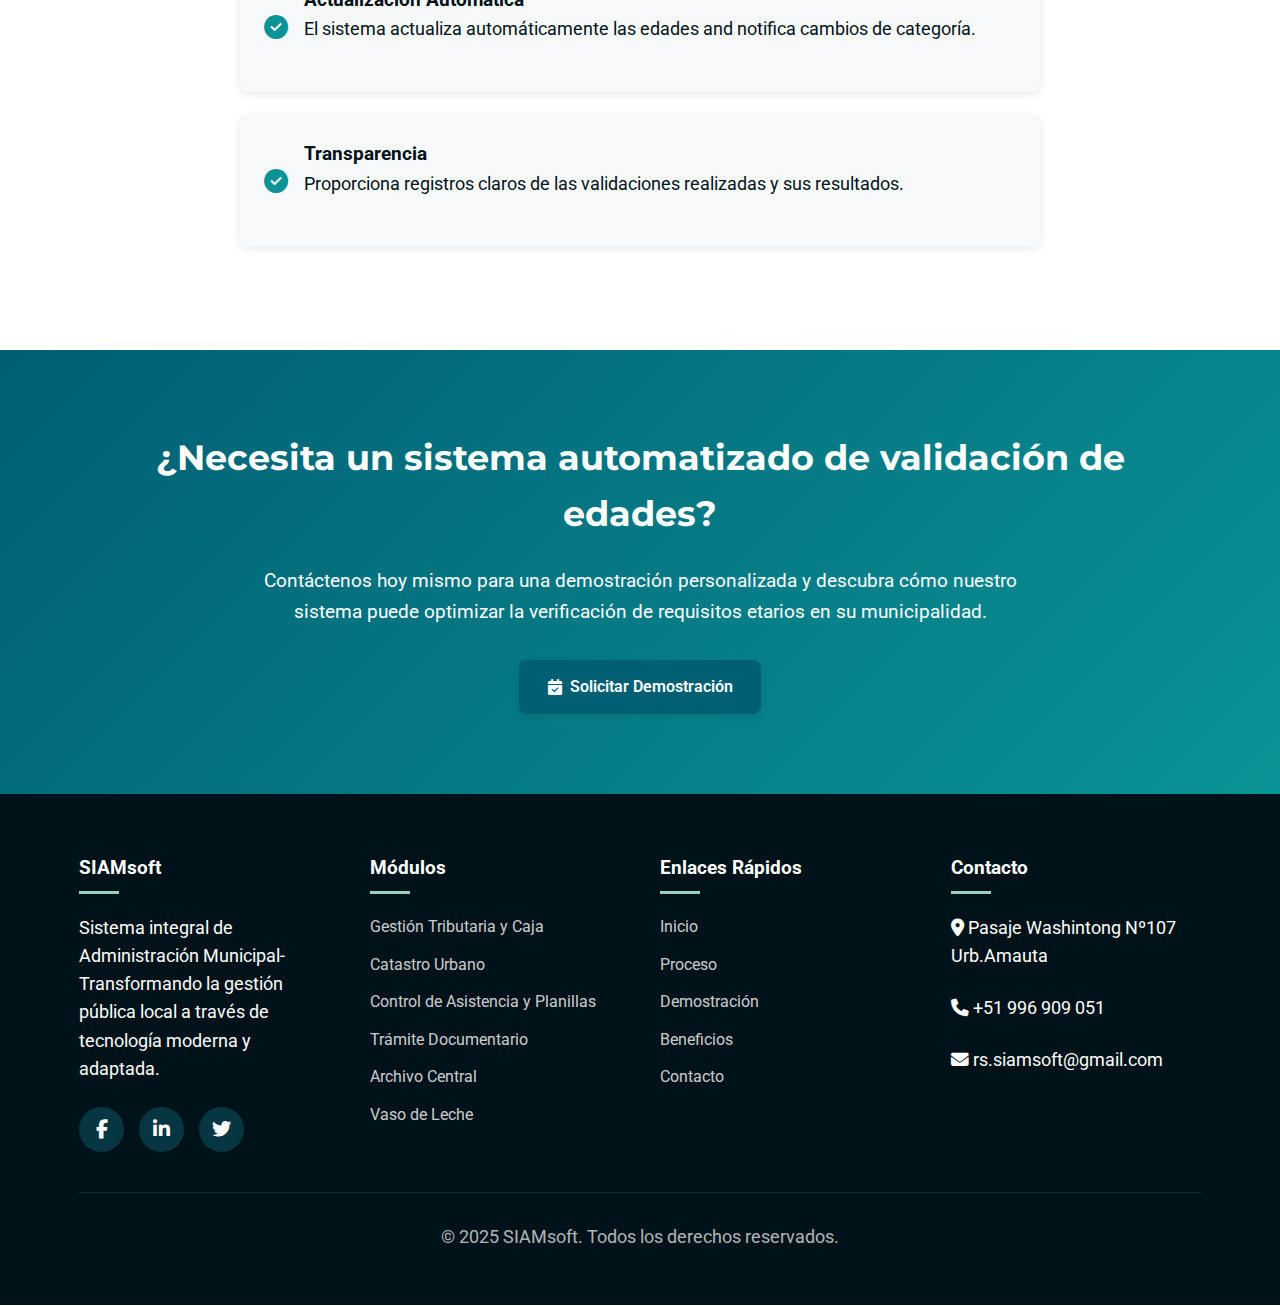
<file: proyecto3/validacion-edades.html>
<!DOCTYPE html>
<html lang="es">

<head>
    <meta charset="UTF-8">
    <meta name="viewport" content="width=device-width, initial-scale=1.0">
    <title>Validación de Edades - SiamSoft Vaso de Leche</title>
    <link rel="stylesheet" href="https://cdnjs.cloudflare.com/ajax/libs/font-awesome/6.4.0/css/all.min.css">
    <link
        href="https://fonts.googleapis.com/css2?family=Montserrat:wght@400;500;600;700&family=Roboto:wght@300;400;500&display=swap"
        rel="stylesheet">
    <link href="assets/iconos/mainico.png" rel="shortcut icon" type="image/png" />
    <style>
        /* Variables y estilos generales */
        :root {
            --primary: #005f73;
            --secondary: #0a9396;
            --accent: #94d2bd;
            --dark: #001219;
            --light: #e9d8a6;
            --white: #ffffff;
            --text-color: #333333;
            --bg-color: #f8f9fa;
            --card-bg: #ffffff;
            --shadow-sm: 0 2px 8px rgba(0, 0, 0, 0.1);
            --shadow-md: 0 4px 12px rgba(0, 0, 0, 0.15);
            --shadow-lg: 0 8px 24px rgba(0, 0, 0, 0.2);
            --transition: all 0.3s ease;
            --radius: 8px;
            --gradient: linear-gradient(135deg, var(--primary) 0%, var(--secondary) 100%);
        }

        * {
            margin: 0;
            padding: 0;
            box-sizing: border-box;
        }

        body {
            font-family: 'Roboto', sans-serif;
            color: var(--dark);
            line-height: 1.6;
            background-color: var(--bg-color);
            overflow-x: hidden;
        }

        p {
            margin-bottom: 1.5rem;
            font-size: 1.1rem;
        }

        a {
            text-decoration: none;
            color: var(--primary);
            transition: var(--transition);
        }

        .container {
            width: 90%;
            max-width: 1200px;
            margin: 0 auto;
            padding: 0 15px;
        }

        /* Utilidades */
        .section-title {
            text-align: center;
            margin-bottom: 3rem;
        }

        .section-title h2 {
            font-family: 'Montserrat', sans-serif;
            font-size: 2.2rem;
            color: var(--dark);
            margin-bottom: 1rem;
        }

        .section-title p {
            color: var(--text-color);
            font-size: 1.1rem;
            max-width: 700px;
            margin: 0 auto;
        }

        .btn {
            display: inline-flex;
            align-items: center;
            gap: 0.5rem;
            background-color: var(--primary);
            color: white;
            padding: 0.9rem 1.8rem;
            border-radius: 8px;
            text-decoration: none;
            font-weight: 600;
            transition: all 0.3s ease;
            box-shadow: var(--shadow-sm);
            border: none;
            cursor: pointer;
        }

        .btn:hover {
            transform: translateY(-3px);
            box-shadow: 0 10px 20px rgba(148, 210, 189, 0.3);
        }

        .btn-outline {
            background: var(--primary);
            border: 2px solid white;
            color: white;
        }

        /* Animaciones */
        @keyframes fadeIn {
            from {
                opacity: 0;
                transform: translateY(20px);
            }

            to {
                opacity: 1;
                transform: translateY(0);
            }
        }

        @keyframes fadeSlideInLeft {
            from {
                transform: translateY(-50%) translateX(-40px);
                opacity: 0;
                filter: blur(5px);
            }

            to {
                transform: translateY(-50%) translateX(0);
                opacity: 1;
                filter: blur(0);
            }
        }

        .fade-in {
            animation: fadeIn 1s ease forwards;
        }

        .delay-1 {
            animation-delay: 0.3s;
        }

        /* ============================================= */
        /* BARRA SOCIAL LATERAL */
        /* ============================================= */

        .social-bar-container {
            position: fixed;
            left: 0;
            top: 50%;
            transform: translateY(-50%) translateX(-30px);
            z-index: 2000;
            opacity: 0;
            animation: fadeSlideInLeft 1s ease-out forwards;
            animation-delay: 0.4s;
        }

        .social-bar {
            display: flex;
            flex-direction: column;
        }


        .social-link {
            display: flex;
            flex-direction: column;
            align-items: center;
            justify-content: center;
            width: 50px;
            height: 50px;
            position: relative;
            transition: all 0.4s ease;
            text-decoration: none;
        }

        .social-link i {
            font-size: 20px;
            color: #fff;
            transition: transform 0.3s ease;
        }

        .social-text {
            position: absolute;
            left: 100%;
            top: 50%;
            transform: translateY(-50%);

            padding: 5px 10px;
            border-radius: 0 4px 4px 0;
            white-space: nowrap;
            font-size: 14px;
            font-weight: 500;
            color: #333;
            opacity: 0;
            pointer-events: none;
            transition: all 0.4s ease;
            margin-left: 55px;
        }

        .social-link:hover {
            width: 60px;
            border-top-right-radius: 20px;
            border-bottom-right-radius: 20px;
        }

        .social-link:hover i {
            transform: scale(1.2);
        }

        .social-link:hover .social-text {
            opacity: 1;
            margin-left: 10px;
        }

        /* Colores específicos para cada red social */
        .social-facebook {
            background-color: #1877f2;
        }

        .social-tiktok {
            background-color: #000000;
        }

        .social-twitter {
            background-color: #1da1f2;
        }

        .social-youtube {
            background-color: #ff0000;
        }

        .social-web {
            background-color: #4caf50;
        }


        /* ========== BARRA DE NAVEGACIÓN ========== */
        .navbar {
            position: fixed;
            top: 0;
            left: 0;
            width: 100%;
            padding: 1rem 5%;
            display: flex;
            justify-content: space-between;
            align-items: center;
            transition: all 0.5s ease;
            z-index: 1000;
            background-color: rgba(255, 255, 255, 0.9);
            backdrop-filter: blur(10px);
            -webkit-backdrop-filter: blur(10px);
            border-radius: 0px 0px 40px 40px;
            height: 80px;
        }

        .navbar.scrolled {
            background-color: rgba(255, 255, 255, 0.8);
            box-shadow: 0 5px 20px rgba(0, 0, 0, 0.2);
            padding: 0.8rem 5%;
        }

        .logo-container {
            display: flex;
            align-items: center;
            text-decoration: none;
        }

        .logo-img {
            width: 150px;
            height: auto;
            transition: all 0.3s ease;
        }

        .logo-img:hover {
            transform: scale(1.05);
        }

        .nav-links {
            display: flex;
            list-style: none;
        }

        .nav-links li {
            margin-left: 1.5rem;
        }

        .nav-links a {
            color: rgb(51, 50, 50);
            text-decoration: none;
            font-weight: 500;
            font-size: 1rem;
            transition: all 0.3s ease;
            position: relative;
            padding: 0.5rem 0;
            text-shadow: 1px 1px 3px rgba(250, 247, 247, 0.5);
        }

        .nav-links a::after {
            content: "";
            position: absolute;
            width: 0;
            height: 2px;
            background: rgb(14, 12, 12);
            bottom: 0;
            left: 0;
            transition: width 0.3s ease;
        }

        .nav-links a:hover::after {
            width: 100%;
        }

        /* Menú hamburguesa */
        .hamburger-menu {
            display: none;
            flex-direction: column;
            justify-content: space-between;
            width: 30px;
            height: 21px;
            cursor: pointer;
            z-index: 1000;
        }

        .hamburger-menu .bar {
            height: 3px;
            width: 100%;
            background-color: #333;
            border-radius: 10px;
            transition: all 0.3s ease;
        }

        /* Estilos para el menú hamburguesa activo */
        .hamburger-menu.active .bar:nth-child(1) {
            transform: translateY(9px) rotate(45deg);
        }

        .hamburger-menu.active .bar:nth-child(2) {
            opacity: 0;
        }

        .hamburger-menu.active .bar:nth-child(3) {
            transform: translateY(-9px) rotate(-45deg);
        }

        /* ========== HERO SECTION ========== */
        .hero {
            background: var(--gradient);
            color: var(--white);
            padding: 180px 20px 100px;
            margin-top: 80px;
            display: flex;
            align-items: center;
            justify-content: center;
            min-height: 91vh;
            position: relative;
        }

        .hero-bg {
            position: absolute;
            top: 0;
            right: 0;
            bottom: 0;
            left: 0;
            opacity: 0.05;
            background: url("data:image/svg+xml,%3Csvg width='100' height='100' viewBox='0 0 100 100' xmlns='http://www.w3.org/2000/svg'%3E%3Cpath d='M11 18c3.866 0 7-3.134 7-7s-3.134-7-7-7-7 3.134-7 7 3.134 7 7 7zm48 25c3.866 0 7-3.134 7-7s-3.134-7-7-7-7 3.134-7 7 3.134 7 7 7zm-43-7c1.657 0 3-1.343 3-3s-1.343-3-3-3-3 1.343-3 3 1.343 3 3 3zm63 31c1.657 0 3-1.343 3-3s-1.343-3-3-3-3 1.343-3 3 1.343 3 3 3zM34 90c1.657 0 3-1.343 3-3s-1.343-3-3-3-3 1.343-3 3 1.343 3 3 3zm56-76c1.657 0 3-1.343 3-3s-1.343-3-3-3-3 1.343-3 3 1.343 3 3 3zM12 86c2.21 0 4-1.79 4-4s-1.79-4-4-4-4 1.79-4 4 1.79 4 4 4zm28-65c2.21 0 4-1.79 4-4s-1.79-4-4-4-4 1.79-4 4 1.79 4 4 4zm23-11c2.76 0 5-2.24 5-5s-2.24-5-5-5-5 2.24-5 5 2.24 5 5 5zm-6 60c2.21 0 4-1.79 4-4s-1.79-4-4-4-4 1.79-4 4 1.79 4 4 4zm29 22c2.76 0 5-2.24 5-5s-2.24-5-5-5-5 2.24-5 5 2.24 5 5 5zM32 63c2.76 0 5-2.24 5-5s-2.24-5-5-5-5 2.24-5 5 2.24 5 5 5zm57-13c2.76 0 5-2.24 5-5s-2.24-5-5-5-5 2.24-5 5 2.24 5 5 5zm-9-21c1.105 0 2-.895 2-2s-.895-2-2-2-2 .895-2 2 .895 2 2 2zM60 91c1.105 0 2-.895 2-2s-.895-2-2-2-2 .895-2 2 .895 2 2 2zM35 41c1.105 0 2-.895 2-2s-.895-2-2-2-2 .895-2 2 .895 2 2 2zM12 60c1.105 0 2-.895 2-2s-.895-2-2-2-2 .895-2 2 .895 2 2 2z' fill='%23ffffff' fill-opacity='1' fill-rule='evenodd'/%3E%3C/svg%3E");
        }

        .hero-content {
            display: flex;
            align-items: center;
            gap: 3rem;
            position: relative;
            z-index: 2;
        }

        .hero-text {
            flex: 1;
            text-align: center;
            display: flex;
            flex-direction: column;
            align-items: center;
            justify-content: center;
        }

        .hero-image {
            flex: 1;
            display: flex;
            justify-content: center;
            align-items: center;
        }

        .hero h1 {
            font-size: 3rem;
            margin-bottom: 1.5rem;
            line-height: 1.2;
            width: 100%;
        }

        .hero p {
            font-size: 1.2rem;
            margin-bottom: 2rem;
            opacity: 0.9;
            width: 100%;
        }

        .hero-actions {
            display: flex;
            flex-wrap: wrap;
            gap: 1rem;
            justify-content: center;
        }

        .dashboard-preview {
            border-radius: 12px;
            transform: perspective(1000px) rotateY(-10deg) rotateX(5deg);
            transition: all 0.5s ease;
            box-shadow: 0 0 0 2px rgba(255, 255, 255, 0.3), var(--shadow-md);
            background: rgba(255, 255, 255, 0.1);
        }

        .dashboard-preview:hover {
            transform: perspective(1000px) rotateY(0) rotateX(0);
            box-shadow: 0 0 0 3px rgba(255, 255, 255, 0.5),
                0 15px 30px rgba(0, 0, 0, 0.2);
        }

        .dashboard-preview img {
            display: block;
            width: 100%;
            height: auto;
            border-radius: 8px;
        }

        .dashboard-header {
            display: flex;
            gap: 0.5rem;
            margin-bottom: 1rem;
        }

        .dashboard-dot {
            width: 12px;
            height: 12px;
            border-radius: 50%;
        }

        .dashboard-dot:nth-child(1) {
            background: #ff5f56;
        }

        .dashboard-dot:nth-child(2) {
            background: #ffbd2e;
        }

        .dashboard-dot:nth-child(3) {
            background: #27ca3f;
        }

        .dashboard-content {
            background: linear-gradient(135deg, #f8fafc 0%, #e2e8f0 100%);
            border-radius: 8px;
            height: 250px;
            display: flex;
            align-items: center;
            justify-content: center;
            color: var(--text-color);
            font-weight: 500;
        }

        /* Age Groups Section */
        .age-groups {
            padding: 5rem 0;
            background: white;
        }

        .groups-container {
            display: grid;
            grid-template-columns: repeat(auto-fit, minmax(300px, 1fr));
            gap: 2rem;
            margin-top: 3rem;
        }

        .group-card {
            background: var(--bg-color);
            border-radius: var(--radius);
            padding: 2rem;
            text-align: center;
            box-shadow: var(--shadow-sm);
            transition: var(--transition);
        }

        .group-card:hover {
            transform: translateY(-5px);
            box-shadow: var(--shadow-md);
        }

        .group-icon {
            width: 80px;
            height: 80px;
            background: rgba(37, 99, 235, 0.1);
            border-radius: 50%;
            display: flex;
            align-items: center;
            justify-content: center;
            margin: 0 auto 1.5rem;
            color: var(--primary);
            font-size: 2rem;
        }

        .group-card h3 {
            font-family: 'Montserrat', sans-serif;
            font-size: 1.4rem;
            margin-bottom: 1rem;
            color: var(--dark);
        }

        .age-range {
            display: inline-block;
            background: var(--primary);
            color: white;
            padding: 0.3rem 1rem;
            border-radius: 20px;
            font-size: 0.9rem;
            margin-bottom: 1rem;
        }

        /* Process Section */
        .process {
            padding: 5rem 0;
            background: var(--light);
        }

        .process-steps {
            display: flex;
            justify-content: space-between;
            margin-top: 3rem;
            flex-wrap: wrap;
        }

        .process-step {
            flex: 1;
            min-width: 250px;
            text-align: center;
            padding: 2rem;
            position: relative;
        }

        .process-step:not(:last-child):after {
            content: "";
            position: absolute;
            top: 50%;
            right: 0;
            width: 30px;
            height: 2px;
            background: var(--secondary);
        }

        .step-number {
            width: 50px;
            height: 50px;
            background: var(--gradient);
            color: white;
            border-radius: 50%;
            display: flex;
            align-items: center;
            justify-content: center;
            margin: 0 auto 1rem;
            font-family: 'Montserrat', sans-serif;
            font-weight: 700;
            font-size: 1.2rem;
        }

        /* Demo Section */
        .demo {
            padding: 5rem 0;
            background: white;
        }

        .demo-content {
            display: flex;
            align-items: center;
            gap: 3rem;
        }

        .demo-text {
            flex: 1;
        }

        .demo-text h2 {
            font-family: 'Montserrat', sans-serif;
            font-size: 2rem;
            margin-bottom: 1.5rem;
            color: var(--dark);
        }

        .demo-image {
            flex: 1;
            text-align: center;
        }

        .demo-image img {
            max-width: 100%;
            border-radius: var(--radius);
            box-shadow: var(--shadow-lg);
        }

        /* Validation Demo */
        .validation-demo {
            padding: 5rem 0;
            background: var(--light);
            text-align: center;
        }

        .demo-container {
            max-width: 600px;
            margin: 0 auto;
            background: white;
            padding: 2rem;
            border-radius: var(--radius);
            box-shadow: var(--shadow-md);
        }

        .demo-form {
            display: flex;
            flex-direction: column;
            gap: 1rem;
            margin-bottom: 2rem;
        }

        .demo-form input,
        .demo-form select {
            padding: 0.8rem;
            border: 1px solid #ddd;
            border-radius: var(--radius);
            font-size: 1rem;
        }

        .demo-form button {
            background: var(--gradient);
            color: white;
            border: none;
            padding: 1rem;
            border-radius: var(--radius);
            font-weight: 600;
            cursor: pointer;
            transition: var(--transition);
        }

        .demo-form button:hover {
            transform: translateY(-3px);
            box-shadow: var(--shadow-md);
        }

        .result {
            padding: 1.5rem;
            border-radius: var(--radius);
            margin-top: 1rem;
            display: none;
        }

        .result.valid {
            background: #d4edda;
            color: #155724;
            border: 1px solid #c3e6cb;
        }

        .result.invalid {
            background: #f8d7da;
            color: #721c24;
            border: 1px solid #f5c6cb;
        }

        /* Benefits Section */
        .benefits {
            padding: 5rem 0;
            background: white;
        }

        .benefits-list {
            list-style: none;
            max-width: 800px;
            margin: 0 auto;
        }

        .benefits-list li {
            margin-bottom: 1.5rem;
            padding: 1.5rem;
            background: var(--bg-color);
            border-radius: var(--radius);
            display: flex;
            align-items: center;
            gap: 1rem;
            box-shadow: var(--shadow-sm);
        }

        .benefits-list li i {
            color: var(--secondary);
            font-size: 1.5rem;
        }

        /* CTA Section */
        .cta {
            padding: 5rem 0;
            background: var(--gradient);
            color: white;
            text-align: center;
        }

        .cta h2 {
            font-family: 'Montserrat', sans-serif;
            font-size: 2.2rem;
            margin-bottom: 1.5rem;
        }

        .cta p {
            font-size: 1.2rem;
            margin-bottom: 2rem;
            max-width: 800px;
            margin-left: auto;
            margin-right: auto;
        }

        /* ========== FOOTER ========== */
        footer {
            background: var(--dark);
            color: white;
            padding: 60px 0 30px;
        }

        .footer-content {
            display: flex;
            justify-content: space-between;
            flex-wrap: wrap;
            gap: 40px;
            margin-bottom: 40px;
        }

        .footer-column {
            flex: 1;
            min-width: 250px;
        }

        .footer-column h3 {
            color: white;
            margin-bottom: 20px;
            position: relative;
            padding-bottom: 10px;
        }

        .footer-column h3:after {
            content: "";
            position: absolute;
            bottom: 0;
            left: 0;
            width: 40px;
            height: 3px;
            background: var(--accent);
        }

        .footer-links {
            list-style: none;
        }

        .footer-links li {
            margin-bottom: 12px;
        }

        .footer-links a {
            color: rgba(255, 255, 255, 0.8);
            text-decoration: none;
            transition: var(--transition);
        }

        .footer-links a:hover {
            color: white;
            padding-left: 5px;
        }

        .footer-bottom {
            text-align: center;
            padding-top: 30px;
            border-top: 1px solid rgba(255, 255, 255, 0.1);
            color: rgba(255, 255, 255, 0.7);
        }

        .footer-social-links {
            display: flex;
            gap: 15px;
            margin-top: 20px;
        }

        .footer-social-links a {
            display: flex;
            justify-content: center;
            align-items: center;
            width: 45px;
            height: 45px;
            background-color: rgba(29, 201, 231, 0.2);
            border-radius: 50%;
            color: white;
            transition: all 0.3s ease;
            font-size: 1.2rem;
        }

        .footer-social-links a:hover {
            background-color: var(--primary);
            color: var(--white);
            transform: translateY(-3px);
        }

        /* Responsive */
        @media (max-width: 992px) {
            .hero h1 {
                font-size: 2.5rem;
            }

            .hero-content {
                flex-direction: column;
                text-align: center;
            }

            .demo-content {
                flex-direction: column;
            }
        }

        @media (max-width: 768px) {
            .navbar {
                padding: 0.8rem 5%;
            }

            .nav-links {
                position: fixed;
                top: 0;
                right: -100%;
                width: 70%;
                height: 100vh;
                background: rgba(0, 0, 0, 0.9);
                backdrop-filter: blur(10px);
                flex-direction: column;
                justify-content: center;
                align-items: center;
                transition: right 0.5s ease;
                z-index: 999;
            }

            .nav-links.active {
                right: 0;
            }

            .nav-links li {
                margin: 1.5rem 0;
            }

            .nav-links a {
                font-size: 1.2rem;
                color: white;
                padding: 0.5rem 1rem;
            }

            .hamburger-menu {
                display: flex;
            }

            .hero h1 {
                font-size: 2rem;
            }

            .process-steps {
                flex-direction: column;
            }

            .process-step:not(:last-child):after {
                display: none;
            }

            .social-bar-container {
                top: auto;
                bottom: 80px;
                left: 50%;
                transform: translateX(-50%) translateY(100px);
                animation: fadeSlideInBottom 1s ease-out forwards;
                animation-delay: 0.4s;
            }

            @keyframes fadeSlideInBottom {
                from {
                    transform: translateX(-50%) translateY(120px);
                    opacity: 0;
                    filter: blur(5px);
                }

                to {
                    transform: translateX(-50%) translateY(0);
                    opacity: 1;
                    filter: blur(0);
                }
            }

            .social-bar {
                flex-direction: row;
                border-radius: 12px 12px 0 0;
                width: max-content;
                max-width: 100vw;
                overflow-x: auto;
                -webkit-overflow-scrolling: touch;
            }

            .social-link {
                width: 45px;
                height: 45px;
            }

            .social-link:hover {
                width: 45px;
                height: 55px;
                border-radius: 0;
            }

            .social-text {
                position: fixed;
                left: 50%;
                top: auto;
                bottom: 130px;
                transform: translateX(-50%);
                background-color: rgba(0, 0, 0, 0.8);
                color: white;
                padding: 8px 12px;
                border-radius: 6px;
                font-size: 12px;
                margin-left: 0;
                white-space: nowrap;
                z-index: 2001;
            }

            .social-link:hover .social-text {
                opacity: 1;
                margin-left: 0;
            }

            .footer-content {
                flex-direction: column;
                gap: 30px;
            }

            .footer-column {
                min-width: 100%;
                text-align: center;
            }

            .footer-column h3:after {
                left: 50%;
                transform: translateX(-50%);
            }

            .footer-social-links {
                justify-content: center;
            }
        }

        @media (max-width: 576px) {
            .hero {
                padding: 150px 20px 80px;
            }

            .groups-container {
                grid-template-columns: 1fr;
            }

            .hero-actions {
                flex-direction: column;
                align-items: center;
            }
        }
    </style>
</head>

<body>

    <!-- ========== BARRA SOCIAL IZQUIERDA ========== -->
    <div class="social-bar-container">
        <div class="social-bar">
            <a href="https://www.facebook.com/SIAMSoftSftwareparamunicipalidades/" target="_blank"
                class="social-link social-facebook">
                <i class="fab fa-facebook-f"></i>
                <span class="social-text">Facebook</span>
            </a>
            <a href="https://www.tiktok.com/@siamsoft_peru" target="_blank" class="social-link social-tiktok">
                <i class="fab fa-tiktok"></i>
                <span class="social-text">TikTok</span>
            </a>
            <a href="https://x.com/siamsoft" target="_blank" class="social-link social-twitter">
                <i class="fab fa-twitter"></i>
                <span class="social-text">Twitter</span>
            </a>
            <a href="https://www.youtube.com/@siamsoft" target="_blank" class="social-link social-youtube">
                <i class="fab fa-youtube"></i>
                <span class="social-text">YouTube</span>
            </a>
            <a href="https://franklindevs.github.io/Pagina-Web-Principal-SIAMsoft/" class="social-link social-web">
                <i class="fas fa-globe"></i>
                <span class="social-text">Web</span>
            </a>
        </div>
    </div>

    <!-- ========== BARRA DE NAVEGACIÓN PRINCIPAL ========== -->
    <nav class="navbar" id="navbar">
        <a href="index.html" class="logo-container">
            <img src="assets/imagenes/logo_azul.png" width="150px" alt="Siam Logo" class="logo-img" />
        </a>

        <ul class="nav-links" id="nav-links">
            <li><a href="#inicio">Inicio</a></li>
            <li><a href="#proceso">Proceso</a></li>
            <li><a href="#demostracion">Demostración</a></li>
            <li><a href="#beneficios">Beneficios</a></li>
            <li><a href="#contacto">Contacto</a></li>
        </ul>

        <div class="hamburger-menu" id="hamburger-menu">
            <div class="bar"></div>
            <div class="bar"></div>
            <div class="bar"></div>
        </div>
    </nav>

    <!-- ========== HERO SECTION ========== -->
    <section class="hero" id="inicio">
        <div class="hero-bg"></div>
        <div class="container">
            <div class="hero-content">
                <div class="hero-text">
                    <h1>Validación de Edades</h1>
                    <p>Verificación automática de rangos etarios para asegurar que los beneficiarios cumplan con los
                        requisitos del programa Vaso de Leche.</p>
                    <div class="hero-actions">
                        <a href="https://wa.me/51996909051?text=hola,%20deseo%20más%20información%20sobre%20el%20vaso%20de%20leche"
                            class="btn" target="_blank" rel="noopener">Contáctanos</a>
                    </div>
                </div>
            </div>
        </div>
    </section>

    <!-- Age Groups Section -->
    <section class="age-groups">
        <div class="container">
            <div class="section-title">
                <h2>Grupos Etarios del Programa</h2>
                <p>El programa Vaso de Leche está dirigido a grupos específicos de edad con requisitos particulares para
                    cada uno.</p>
            </div>
            <div class="groups-container">
                <div class="group-card">
                    <div class="group-icon">
                        <i class="fas fa-baby"></i>
                    </div>
                    <span class="age-range">0 - 3 años</span>
                    <h3>Primera Infancia</h3>
                    <p>Niños y niñas en etapa de desarrollo crítico que requieren apoyo nutricional especializado.</p>
                </div>
                <div class="group-card">
                    <div class="group-icon">
                        <i class="fas fa-child"></i>
                    </div>
                    <span class="age-range">4 - 6 años</span>
                    <h3>Infancia Preescolar</h3>
                    <p>Niños en edad preescolar que necesitan complementos nutricionales para su desarrollo.</p>
                </div>
                <div class="group-card">
                    <div class="group-icon">
                        <i class="fas fa-user-alt"></i>
                    </div>
                    <span class="age-range">7 - 13 años</span>
                    <h3>Niñez y Adolescencia Temprana</h3>
                    <p>Niños en edad escolar que requieren apoyo nutricional para su crecimiento y rendimiento
                        académico.</p>
                </div>
                <div class="group-card">
                    <div class="group-icon">
                        <i class="fas fa-female"></i>
                    </div>
                    <span class="age-range">14 - 45 años</span>
                    <h3>Mujeres en Edad Fértil</h3>
                    <p>Mujeres embarazadas o en período de lactancia que necesitan apoyo nutricional especial.</p>
                </div>
                <div class="group-card">
                    <div class="group-icon">
                        <i class="fas fa-user-md"></i>
                    </div>
                    <span class="age-range">60+ años</span>
                    <h3>Adultos Mayores</h3>
                    <p>Personas de la tercera edad en situación de vulnerabilidad nutricional.</p>
                </div>
                <div class="group-card">
                    <div class="group-icon">
                        <i class="fas fa-heartbeat"></i>
                    </div>
                    <span class="age-range">Casos Especiales</span>
                    <h3>Personas con Discapacidad</h3>
                    <p>Personas con discapacidad que requieren apoyo nutricional independientemente de su edad.</p>
                </div>
            </div>
        </div>
    </section>

    <!-- Process Section -->
    <section class="process" id="proceso">
        <div class="container">
            <div class="section-title">
                <h2>Proceso de Validación de Edades</h2>
                <p>Nuestro sistema sigue un flujo automatizado para verificar que cada beneficiario cumpla con los
                    requisitos de edad.</p>
            </div>
            <div class="process-steps">
                <div class="process-step">
                    <div class="step-number">1</div>
                    <h3>Ingreso de Datos</h3>
                    <p>Captura de fecha de nacimiento y documentación del beneficiario.</p>
                </div>
                <div class="process-step">
                    <div class="step-number">2</div>
                    <h3>Cálculo Automático</h3>
                    <p>El sistema calcula automáticamente la edad basándose en la fecha de nacimiento.</p>
                </div>
                <div class="process-step">
                    <div class="step-number">3</div>
                    <h3>Verificación de Elegibilidad</h3>
                    <p>Validación contra los rangos etarios establecidos en el programa.</p>
                </div>
                <div class="process-step">
                    <div class="step-number">4</div>
                    <h3>Resultado y Registro</h3>
                    <p>Generación de resultado y registro de la validación en el sistema.</p>
                </div>
            </div>
        </div>
    </section>

    <!-- Demo Section -->
    <section class="demo">
        <div class="container">
            <div class="demo-content">
                <div class="demo-text">
                    <h2>Validación Automática y Precisa</h2>
                    <p>Nuestro sistema realiza cálculos precisos de edad considerando años bisiestos y variaciones
                        calendarias.</p>
                    <p>Características del sistema de validación:</p>
                    <ul>
                        <li>Cálculo exacto de edad en años, meses y días</li>
                        <li>Verificación contra múltiples rangos etarios</li>
                        <li>Validación de documentación de soporte</li>
                        <li>Registro de excepciones y casos especiales</li>
                        <li>Alertas por proximidad a cambios de grupo etario</li>
                        <li>Reportes de beneficiarios por cambiar de categoría</li>
                    </ul>
                    <p>El sistema se actualiza automáticamente para reflejar los cambios de edad de los beneficiarios.
                    </p>
                </div>
                <div class="demo-image">
                    <img src="assets/imagenes/validacion-edades/validacion-edades.jpg"
                        alt="Sistema de Validación de Edades">
                </div>
            </div>
        </div>
    </section>

    <!-- Validation Demo -->
    <section class="validation-demo" id="demostracion">
        <div class="container">
            <div class="section-title">
                <h2>Demostración de Validación</h2>
                <p>Pruebe cómo funciona nuestro sistema de validación de edades</p>
            </div>
            <div class="demo-container">
                <div class="demo-form">
                    <input type="date" id="birthdate" placeholder="Fecha de nacimiento">
                    <select id="group">
                        <option value="">Seleccione grupo etario</option>
                        <option value="0-3">0-3 años (Primera Infancia)</option>
                        <option value="4-6">4-6 años (Infancia Preescolar)</option>
                        <option value="7-13">7-13 años (Niñez y Adolescencia)</option>
                        <option value="14-45">14-45 años (Mujeres en Edad Fértil)</option>
                        <option value="60+">60+ años (Adultos Mayores)</option>
                    </select>
                    <button onclick="validateAge()">Validar Elegibilidad</button>
                </div>
                <div id="result" class="result"></div>
            </div>
        </div>
    </section>

    <!-- Benefits Section -->
    <section class="benefits" id="beneficios">
        <div class="container">
            <div class="section-title">
                <h2>Beneficios de la Validación de Edades</h2>
                <p>La verificación automática de rangos etarios proporciona importantes ventajas para la gestión del
                    programa.</p>
            </div>
            <ul class="benefits-list">
                <li>
                    <i class="fas fa-check-circle"></i>
                    <div>
                        <h3>Cumplimiento Normativo</h3>
                        <p>Garantiza que solo los beneficiarios que cumplen con los requisitos de edad accedan al
                            programa.</p>
                    </div>
                </li>
                <li>
                    <i class="fas fa-check-circle"></i>
                    <div>
                        <h3>Prevención de Errores</h3>
                        <p>Elimina errores manuales en el cálculo de edades y asignación de beneficios.</p>
                    </div>
                </li>
                <li>
                    <i class="fas fa-check-circle"></i>
                    <div>
                        <h3>Optimización de Recursos</h3>
                        <p>Asegura que los recursos se destinen a quienes realmente califican por edad.</p>
                    </div>
                </li>
                <li>
                    <i class="fas fa-check-circle"></i>
                    <div>
                        <h3>Actualización Automática</h3>
                        <p>El sistema actualiza automáticamente las edades and notifica cambios de categoría.</p>
                    </div>
                </li>
                <li>
                    <i class="fas fa-check-circle"></i>
                    <div>
                        <h3>Transparencia</h3>
                        <p>Proporciona registros claros de las validaciones realizadas y sus resultados.</p>
                    </div>
                </li>
            </ul>
        </div>
    </section>

    <!-- CTA Section -->
    <section class="cta" id="contacto">
        <div class="container">
            <h2>¿Necesita un sistema automatizado de validación de edades?</h2>
            <p>Contáctenos hoy mismo para una demostración personalizada y descubra cómo nuestro sistema puede optimizar
                la verificación de requisitos etarios en su municipalidad.</p>
            <a href="https://wa.me/51996909051?text=Hola,%20deseo%20más%20información%20sobre%20el%20sistema%20de%20validación%20de%20edades"
                class="btn">
                <i class="fas fa-calendar-check"></i> Solicitar Demostración
            </a>
        </div>
    </section>

    <!-- ========== FOOTER ========== -->
    <footer>
        <div class="container">
            <div class="footer-content">
                <div class="footer-column">
                    <h3>SIAMsoft</h3>
                    <p>
                        Sistema integral de Administración Municipal-Transformando la
                        gestión pública local a través de tecnología moderna y adaptada.
                    </p>
                    <div class="footer-social-links">
                        <a href="https://www.facebook.com/SIAMSoftSftwareparamunicipalidades/" target="_blank"><i
                                class="fab fa-facebook-f"></i></a>
                        <a href="https://www.linkedin.com/in/roberto-centeno-chicani-027a6612a/?originalSubdomain=pe"
                            target="_blank"><i class="fab fa-linkedin-in"></i></a>
                        <a href="https://x.com/siamsoft" target="_blank"><i class="fab fa-twitter"></i></a>
                    </div>
                </div>

                <div class="footer-column">
                    <h3>Módulos</h3>
                    <ul class="footer-links">
                        <li>
                            <a href="https://nixi32.github.io/gestion_tributaria/pagina_siam/index.html">Gestión
                                Tributaria y Caja</a>
                        </li>
                        <li>
                            <a href="https://shisui9569.github.io/urbano/catastro/cat.html">Catastro Urbano</a>
                        </li>
                        <li>
                            <a href="https://shisui9569.github.io/planilla/planillas/index.html">Control de Asistencia y
                                Planillas</a>
                        </li>
                        <li>
                            <a href="https://franklindevs.github.io/Proyectos/tramite-documentario/index.html">Trámite
                                Documentario</a>
                        </li>
                        <li><a href="#">Archivo Central</a></li>
                        <li><a href="#">Vaso de Leche</a></li>
                    </ul>
                </div>

                <div class="footer-column">
                    <h3>Enlaces Rápidos</h3>
                    <ul class="footer-links">
                        <li><a href="#inicio">Inicio</a></li>
                        <li><a href="#proceso">Proceso</a></li>
                        <li><a href="#demostracion">Demostración</a></li>
                        <li><a href="#beneficios">Beneficios</a></li>
                        <li><a href="#contacto">Contacto</a></li>
                    </ul>
                </div>

                <div class="footer-column">
                    <h3>Contacto</h3>
                    <p>
                        <i class="fas fa-map-marker-alt"></i> Pasaje Washintong Nº107
                        Urb.Amauta
                    </p>
                    <p><i class="fas fa-phone"></i> +51 996 909 051</p>
                    <p><i class="fas fa-envelope"></i> rs.siamsoft@gmail.com</p>
                </div>
            </div>

            <div class="footer-bottom">
                <p>&copy; 2025 SIAMsoft. Todos los derechos reservados.</p>
            </div>
        </div>
    </footer>

    <script>
        // Smooth scrolling for anchor links
        document.querySelectorAll('a[href^="#"]').forEach(anchor => {
            anchor.addEventListener('click', function (e) {
                e.preventDefault();

                const targetId = this.getAttribute('href');
                if (targetId === '#') return;

                const targetElement = document.querySelector(targetId);
                if (targetElement) {
                    window.scrollTo({
                        top: targetElement.offsetTop - 80,
                        behavior: 'smooth'
                    });

                    // Cerrar el menú hamburguesa si está abierto
                    if (navLinks.classList.contains('active')) {
                        hamburgerMenu.classList.remove('active');
                        navLinks.classList.remove('active');
                        document.body.style.overflow = '';
                    }
                }
            });
        });

        // Sticky navbar
        window.addEventListener('scroll', function () {
            const navbar = document.getElementById('navbar');
            if (window.scrollY > 50) {
                navbar.classList.add('scrolled');
            } else {
                navbar.classList.remove('scrolled');
            }
        });

        // ========== CONFIGURACIÓN DEL MENÚ HAMBURGUESA ==========
        const hamburgerMenu = document.getElementById("hamburger-menu");
        const navLinks = document.getElementById("nav-links");

        // Función para alternar el menú
        function toggleMenu() {
            hamburgerMenu.classList.toggle("active");
            navLinks.classList.toggle("active");
            document.body.style.overflow = navLinks.classList.contains("active") ? "hidden" : "";
        }

        // Event listener para el menú hamburguesa
        if (hamburgerMenu && navLinks) {
            hamburgerMenu.addEventListener("click", function (e) {
                e.stopPropagation();
                toggleMenu();
            });

            // Cerrar menú al hacer clic en un enlace
            const navItems = navLinks.querySelectorAll("a");
            navItems.forEach(item => {
                item.addEventListener("click", () => {
                    hamburgerMenu.classList.remove("active");
                    navLinks.classList.remove("active");
                    document.body.style.overflow = "";
                });
            });

            // Cerrar menú al hacer clic fuera
            document.addEventListener("click", (event) => {
                const isClickInsideNav = navLinks.contains(event.target);
                const isClickOnHamburger = hamburgerMenu.contains(event.target);

                if (!isClickInsideNav && !isClickOnHamburger && navLinks.classList.contains("active")) {
                    hamburgerMenu.classList.remove("active");
                    navLinks.classList.remove("active");
                    document.body.style.overflow = "";
                }
            });
        }

        // Age validation demo
        function validateAge() {
            const birthdateInput = document.getElementById('birthdate');
            const groupSelect = document.getElementById('group');
            const resultDiv = document.getElementById('result');

            if (!birthdateInput.value || !groupSelect.value) {
                resultDiv.className = 'result invalid';
                resultDiv.innerHTML = '<strong>Error:</strong> Por favor complete todos los campos.';
                resultDiv.style.display = 'block';
                return;
            }

            const birthdate = new Date(birthdateInput.value);
            const today = new Date();
            let age = today.getFullYear() - birthdate.getFullYear();
            const monthDiff = today.getMonth() - birthdate.getMonth();

            if (monthDiff < 0 || (monthDiff === 0 && today.getDate() < birthdate.getDate())) {
                age--;
            }

            let isValid = false;
            let message = '';
            const group = groupSelect.value;

            switch (group) {
                case '0-3':
                    isValid = age >= 0 && age <= 3;
                    message = `Edad: ${age} años - ${isValid ? 'VÁLIDO' : 'NO VÁLIDO'} para Primera Infancia (0-3 años)`;
                    break;
                case '4-6':
                    isValid = age >= 4 && age <= 6;
                    message = `Edad: ${age} años - ${isValid ? 'VÁLIDO' : 'NO VÁLIDO'} para Infancia Preescolar (4-6 años)`;
                    break;
                case '7-13':
                    isValid = age >= 7 && age <= 13;
                    message = `Edad: ${age} años - ${isValid ? 'VÁLIDO' : 'NO VÁLIDO'} para Niñez y Adolescencia (7-13 años)`;
                    break;
                case '14-45':
                    isValid = age >= 14 && age <= 45;
                    message = `Edad: ${age} años - ${isValid ? 'VÁLIDO' : 'NO VÁLIDO'} para Mujeres en Edad Fértil (14-45 años)`;
                    break;
                case '60+':
                    isValid = age >= 60;
                    message = `Edad: ${age} años - ${isValid ? 'VÁLIDO' : 'NO VÁLIDO'} para Adultos Mayores (60+ años)`;
                    break;
            }

            resultDiv.className = isValid ? 'result valid' : 'result invalid';
            resultDiv.innerHTML = `<strong>Resultado:</strong> ${message}`;
            resultDiv.style.display = 'block';
        }


        // Initialize page
        document.addEventListener('DOMContentLoaded', function () {
            // Add fade-in animation to sections
            const sections = document.querySelectorAll('section');
            sections.forEach((section, index) => {
                section.classList.add('fade-in');
                section.style.animationDelay = `${index * 0.2}s`;
            });
        });
    </script>
</body>

</html>
</file>
